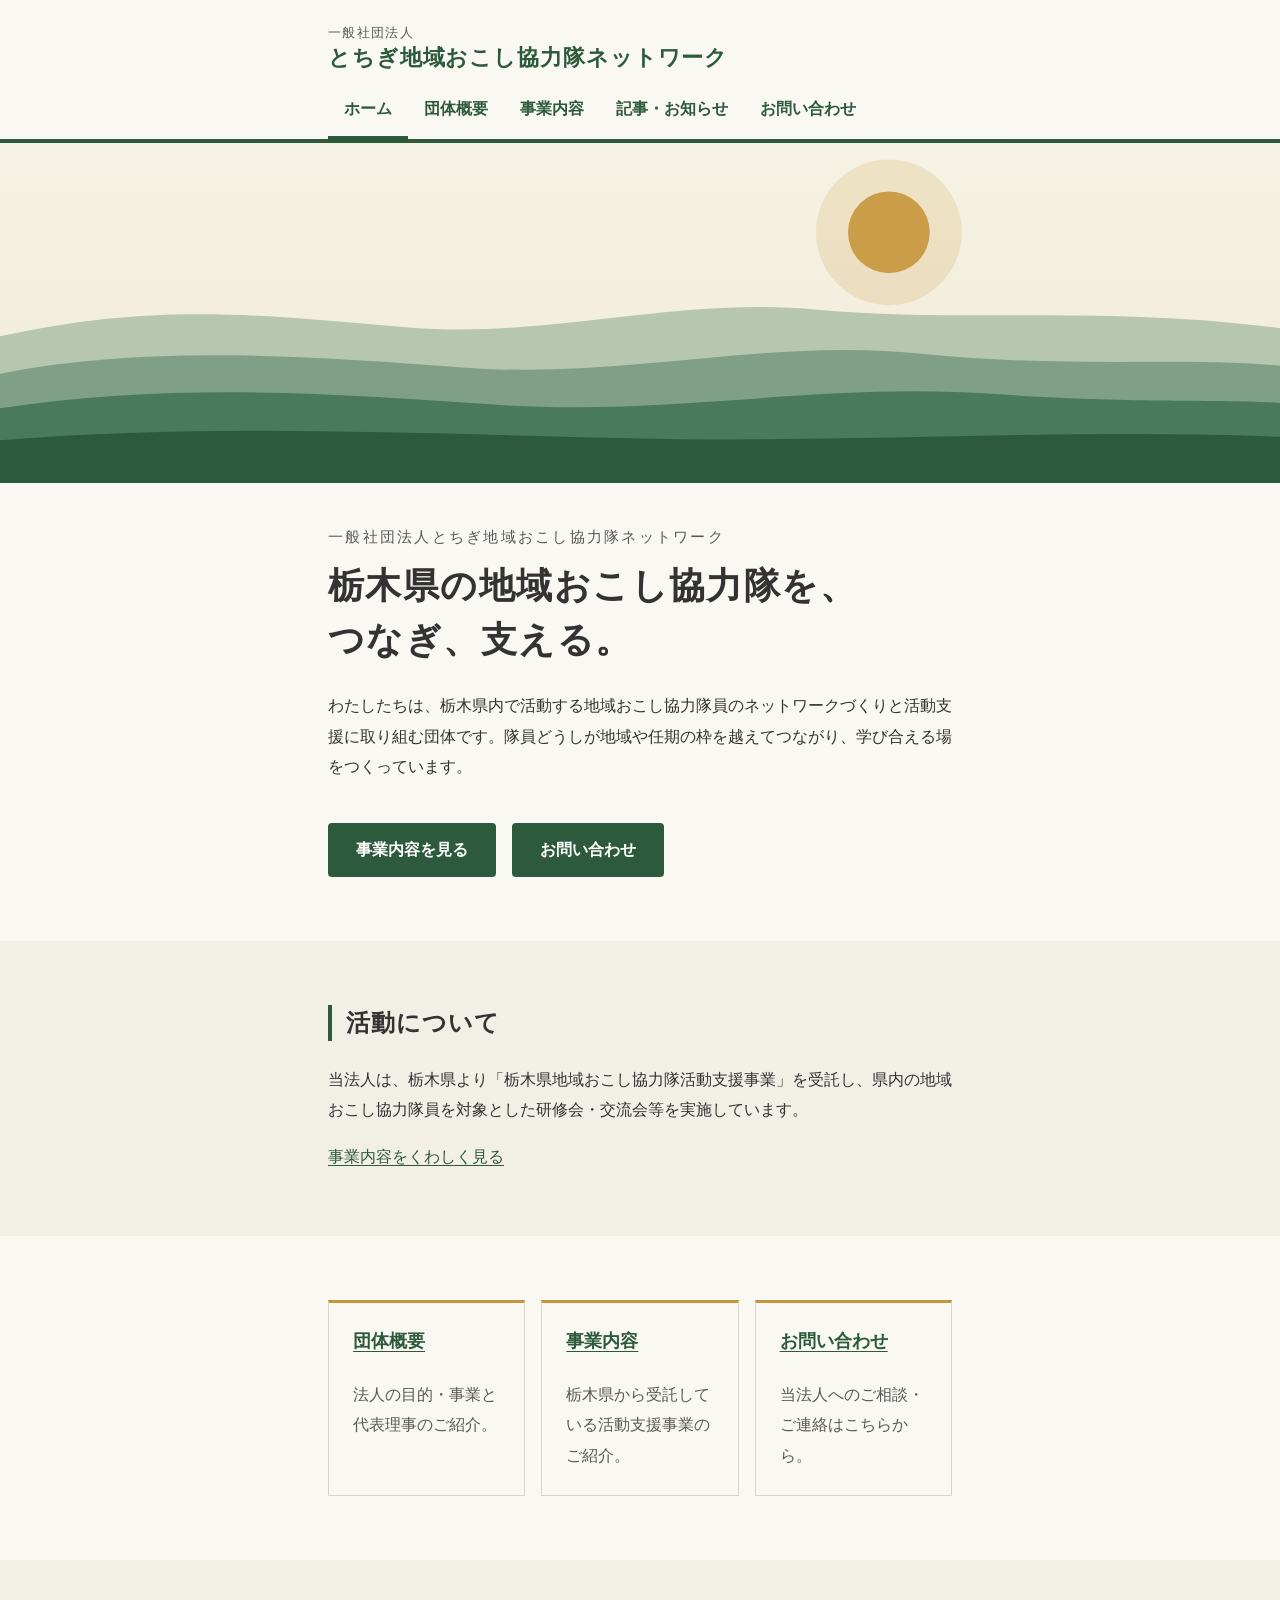
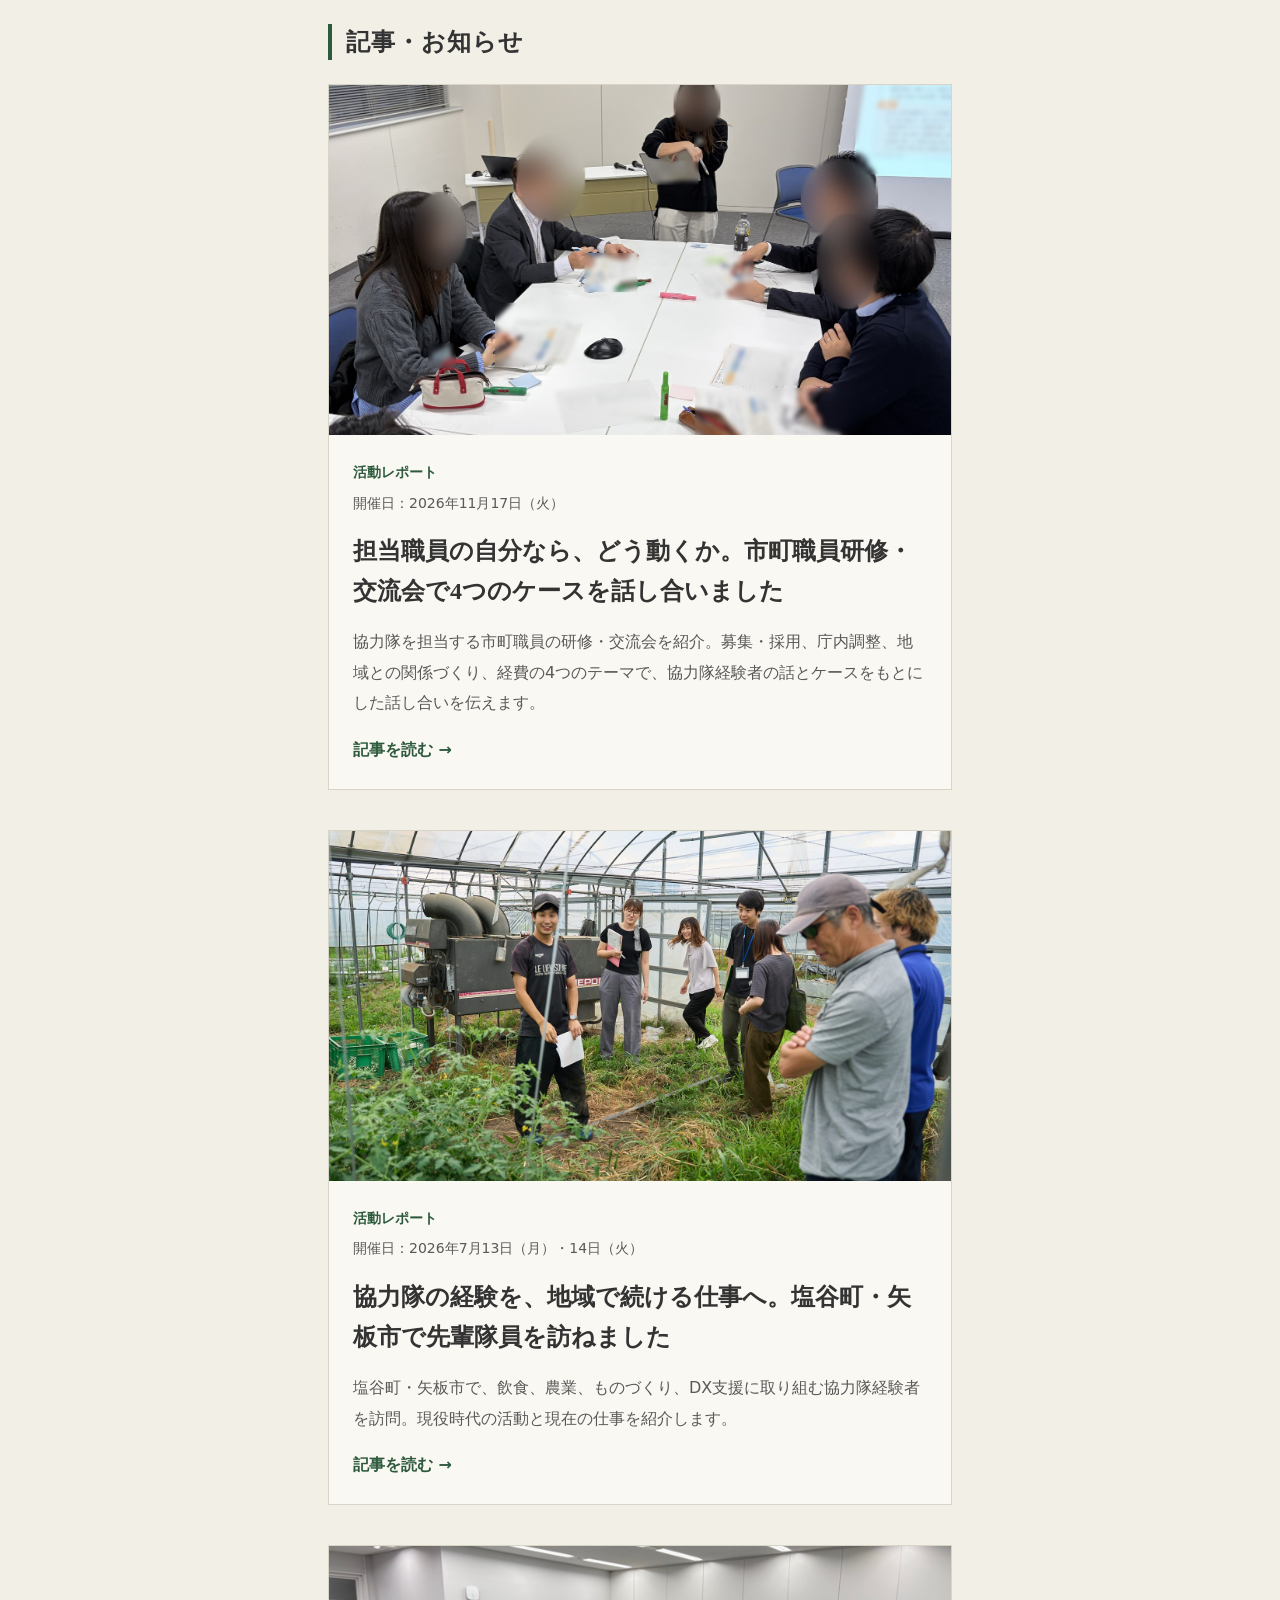
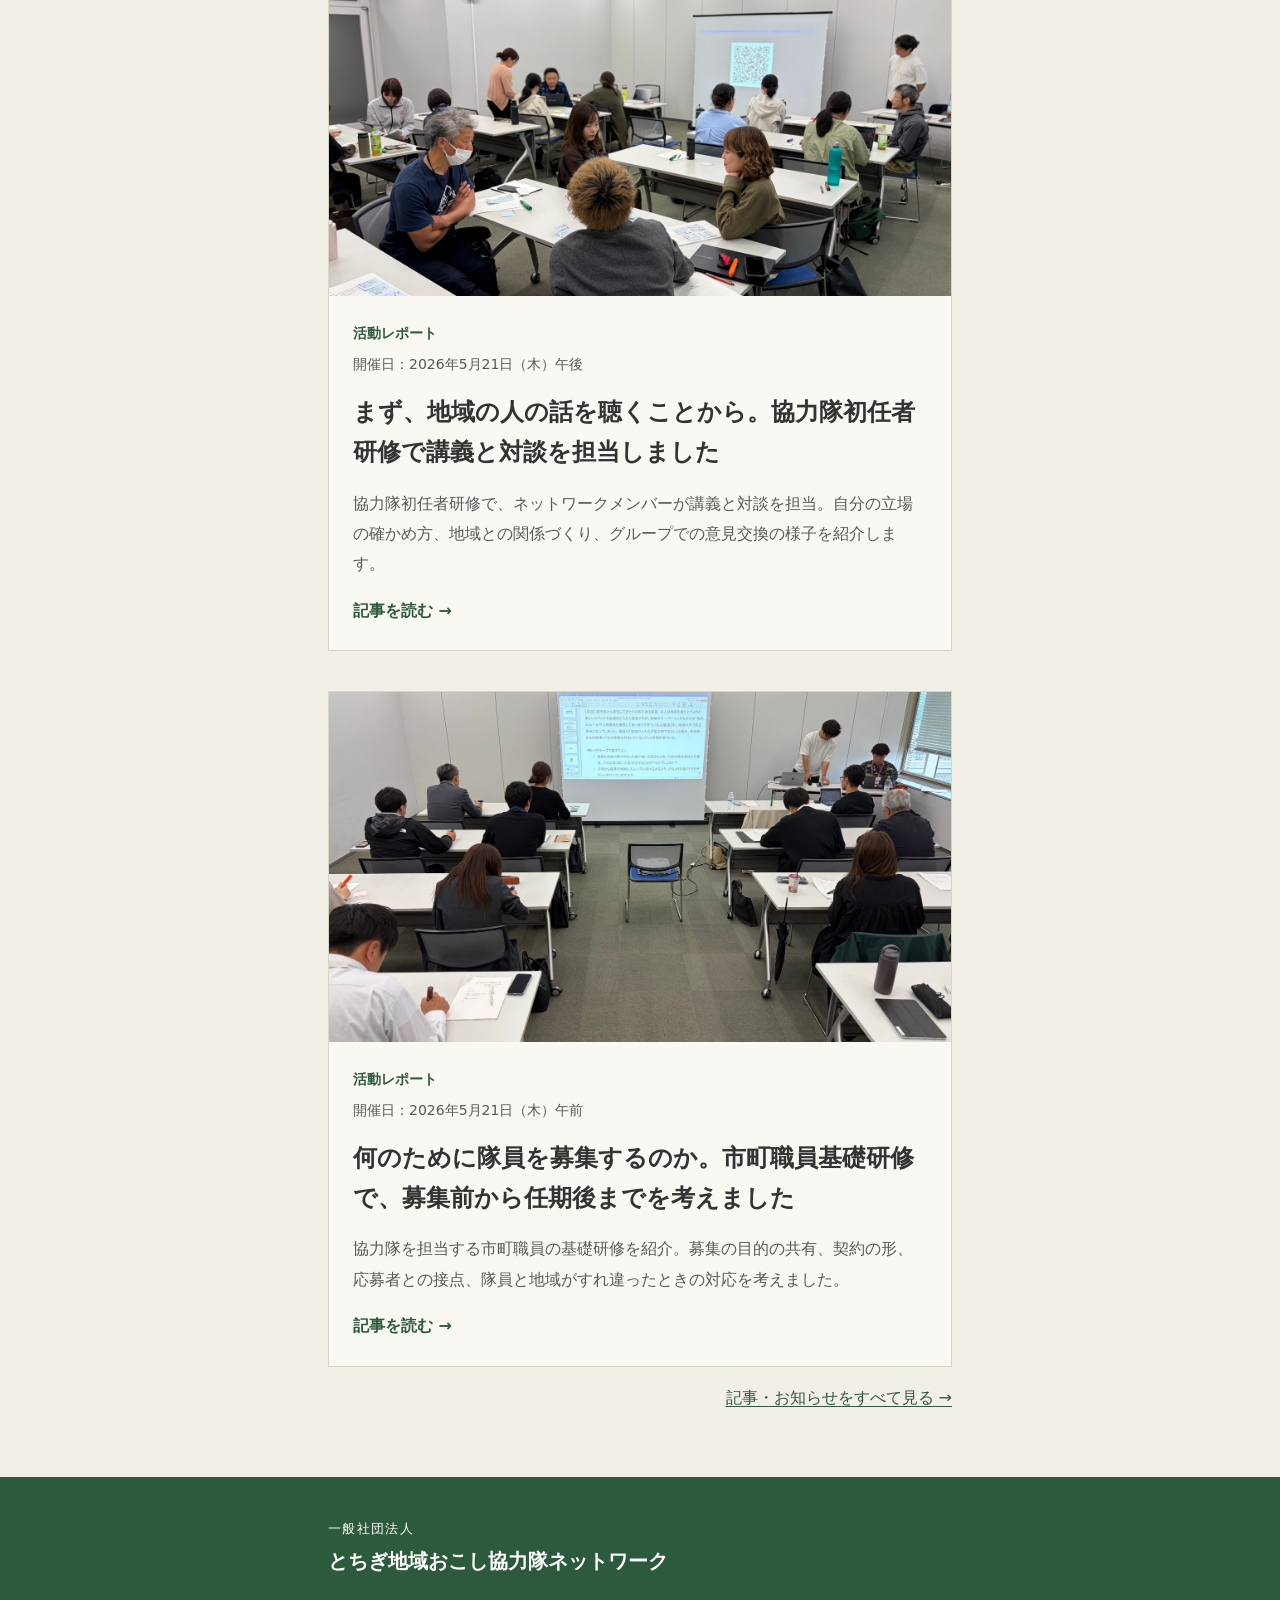
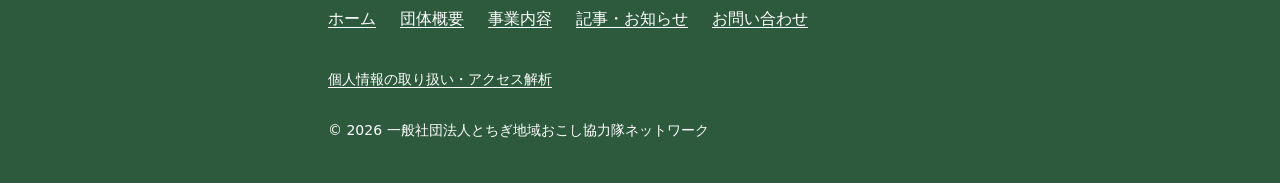
<file: index.html>
<!DOCTYPE html>
<html lang="ja">
<head>
  <meta charset="utf-8">
  <script defer src="js/analytics.js"></script>
  <meta name="viewport" content="width=device-width, initial-scale=1">
  <title>一般社団法人とちぎ地域おこし協力隊ネットワーク</title>
  <meta name="description" content="一般社団法人とちぎ地域おこし協力隊ネットワークは、栃木県内で活動する地域おこし協力隊員のネットワークづくりと活動支援に取り組む団体です。">
  <meta property="og:title" content="一般社団法人とちぎ地域おこし協力隊ネットワーク">
  <meta property="og:description" content="栃木県内で活動する地域おこし協力隊員のネットワークづくりと活動支援に取り組む団体です。">
  <meta property="og:type" content="website">
  <meta property="og:site_name" content="一般社団法人とちぎ地域おこし協力隊ネットワーク">
  <meta property="og:url" content="https://tochigi-kyoryokutai.or.jp/">
  <link rel="canonical" href="https://tochigi-kyoryokutai.or.jp/">
  <link rel="icon" href="favicon.svg" type="image/svg+xml">
  <link rel="stylesheet" href="css/styles.css?v=20261030-articles">
</head>
<body>
<!-- ▼共通ヘッダー(変更時は 全記事を含むすべてのHTMLを更新。aria-current の位置のみページごとに異なる) -->
<a class="skip-link" href="#main">本文へ移動</a>
<header class="site-header">
  <div class="container">
    <p class="site-brand">
      <a href="index.html">
        <span class="site-brand-org">一般社団法人</span>
        <span class="site-brand-name">とちぎ地域おこし協力隊<wbr>ネットワーク</span>
      </a>
    </p>
    <nav class="site-nav" aria-label="サイト内">
      <ul>
        <li><a href="index.html" aria-current="page">ホーム</a></li>
        <li><a href="about.html">団体概要</a></li>
        <li><a href="business.html">事業内容</a></li>
        <li><a href="articles.html">記事・お知らせ</a></li>
        <li><a href="contact.html">お問い合わせ</a></li>
      </ul>
    </nav>
  </div>
</header>
<!-- ▲共通ヘッダー -->

<main id="main">

  <!-- トップ装飾イラスト(自作SVG・ライセンスフリー。栃木の山並みと朝日がモチーフ) -->
  <div class="hero-visual" aria-hidden="true">
    <svg viewBox="0 0 1440 400" preserveAspectRatio="xMidYMax slice" focusable="false">
      <defs>
        <linearGradient id="sky" x1="0" y1="0" x2="0" y2="1">
          <stop offset="0" stop-color="#f7f3e4"/>
          <stop offset="1" stop-color="#efe9d6"/>
        </linearGradient>
      </defs>
      <rect width="1440" height="400" fill="url(#sky)"/>
      <circle cx="1000" cy="118" r="82" fill="#c8963c" opacity="0.18"/>
      <circle cx="1000" cy="118" r="46" fill="#c8963c" opacity="0.9"/>
      <path d="M0 235 C 180 195, 300 212, 460 225 C 620 238, 760 190, 920 205 C 1080 220, 1240 200, 1440 226 L1440 400 L0 400 Z" fill="#b7c6af"/>
      <path d="M0 277 C 160 245, 340 256, 520 270 C 700 284, 860 236, 1040 255 C 1200 271, 1330 258, 1440 268 L1440 400 L0 400 Z" fill="#7fa087"/>
      <path d="M0 316 C 200 286, 380 300, 560 312 C 760 325, 920 286, 1120 300 C 1280 311, 1370 305, 1440 310 L1440 400 L0 400 Z" fill="#4a7a5c"/>
      <path d="M0 352 C 240 332, 480 345, 720 350 C 960 355, 1200 338, 1440 348 L1440 400 L0 400 Z" fill="#2d5a3d"/>
    </svg>
  </div>

  <section class="hero" aria-labelledby="hero-heading">
    <div class="container">
      <p class="hero-label">一般社団法人<wbr>とちぎ地域おこし協力隊<wbr>ネットワーク</p>
      <!-- TODO: 定款「目的及び事業」の原文入手後、ミッション文言を見直す -->
      <h1 id="hero-heading">栃木県の<wbr>地域おこし協力隊を、<br>つなぎ、支える。</h1>
      <p class="hero-lead">わたしたちは、栃木県内で活動する地域おこし協力隊員のネットワークづくりと活動支援に取り組む団体です。隊員どうしが地域や任期の枠を越えてつながり、学び合える場をつくっています。</p>
      <p class="hero-actions">
        <a class="button" href="business.html">事業内容を見る</a>
        <a class="button" href="contact.html">お問い合わせ</a>
      </p>
    </div>
  </section>

  <section class="band band--surface" aria-labelledby="digest-heading">
    <div class="container">
      <h2 id="digest-heading">活動について</h2>
      <p>当法人は、栃木県より「栃木県地域おこし協力隊活動支援事業」を受託し、県内の地域おこし協力隊員を対象とした研修会・交流会等を実施しています。</p>
      <p><a href="business.html">事業内容をくわしく見る</a></p>
    </div>
  </section>

  <section class="band" aria-label="サイト内のご案内">
    <div class="container">
      <ul class="card-grid">
        <li class="card">
          <h3><a href="about.html">団体概要</a></h3>
          <p>法人の目的・事業と代表理事のご紹介。</p>
        </li>
        <li class="card">
          <h3><a href="business.html">事業内容</a></h3>
          <p>栃木県から受託している活動支援事業のご紹介。</p>
        </li>
        <li class="card">
          <h3><a href="contact.html">お問い合わせ</a></h3>
          <p>当法人へのご相談・ご連絡はこちらから。</p>
        </li>
      </ul>
    </div>
  </section>

  <section class="band band--surface" aria-labelledby="articles-heading">
    <div class="container">
      <h2 id="articles-heading">記事・お知らせ</h2>
      <ul class="article-list">
        <li class="article-list-item">
          <a class="article-card" href="report-2026-11-municipal-exchange.html">
            <img src="images/report-2026-11-03.jpg" width="1500" height="975" alt="経費のケースについて、テーブルで話し合う参加者" loading="lazy">
            <div class="article-card-body">
              <p class="article-category">活動レポート</p>
              <p class="article-meta">開催日：2026年11月17日（火）</p>
              <h3 class="article-card-title">担当職員の自分なら、どう動くか。市町職員研修・交流会で4つのケースを話し合いました</h3>
              <p class="article-card-description">協力隊を担当する市町職員の研修・交流会を紹介。募集・採用、庁内調整、地域との関係づくり、経費の4つのテーマで、協力隊経験者の話とケースをもとにした話し合いを伝えます。</p>
              <p class="article-card-more">記事を読む <span aria-hidden="true">→</span></p>
            </div>
          </a>
        </li>
        <li class="article-list-item">
          <a class="article-card" href="report-2026-07-exit-strategy.html">
            <img src="images/report-2026-07-03.jpg" width="1600" height="1066" alt="農園のハウスを見学する研修参加者" loading="lazy">
            <div class="article-card-body">
              <p class="article-category">活動レポート</p>
              <p class="article-meta">開催日：2026年7月13日（月）・14日（火）</p>
              <h3 class="article-card-title">協力隊の経験を、地域で続ける仕事へ。塩谷町・矢板市で先輩隊員を訪ねました</h3>
              <p class="article-card-description">塩谷町・矢板市で、飲食、農業、ものづくり、DX支援に取り組む協力隊経験者を訪問。現役時代の活動と現在の仕事を紹介します。</p>
              <p class="article-card-more">記事を読む <span aria-hidden="true">→</span></p>
            </div>
          </a>
        </li>
        <li class="article-list-item">
          <a class="article-card" href="report-2026-05-new-members.html">
            <img src="images/report-2026-05-01.jpg" width="1500" height="1125" alt="机を囲み、付箋や資料を使いながら話す初任者研修の参加者" loading="lazy">
            <div class="article-card-body">
              <p class="article-category">活動レポート</p>
              <p class="article-meta">開催日：2026年5月21日（木）午後</p>
              <h3 class="article-card-title">まず、地域の人の話を聴くことから。協力隊初任者研修で講義と対談を担当しました</h3>
              <p class="article-card-description">協力隊初任者研修で、ネットワークメンバーが講義と対談を担当。自分の立場の確かめ方、地域との関係づくり、グループでの意見交換の様子を紹介します。</p>
              <p class="article-card-more">記事を読む <span aria-hidden="true">→</span></p>
            </div>
          </a>
        </li>
        <li class="article-list-item">
          <a class="article-card" href="report-2026-05-municipal-staff.html">
            <img src="images/report-2026-05-02.jpg" width="1500" height="1125" alt="スクリーンに示されたケースを前に、付箋に意見を書く市町職員" loading="lazy">
            <div class="article-card-body">
              <p class="article-category">活動レポート</p>
              <p class="article-meta">開催日：2026年5月21日（木）午前</p>
              <h3 class="article-card-title">何のために隊員を募集するのか。市町職員基礎研修で、募集前から任期後までを考えました</h3>
              <p class="article-card-description">協力隊を担当する市町職員の基礎研修を紹介。募集の目的の共有、契約の形、応募者との接点、隊員と地域がすれ違ったときの対応を考えました。</p>
              <p class="article-card-more">記事を読む <span aria-hidden="true">→</span></p>
            </div>
          </a>
        </li>
      </ul>
      <p class="article-index-link"><a href="articles.html">記事・お知らせをすべて見る →</a></p>
    </div>
  </section>

  <!-- 新着note: 記事が1件以上あるときだけ js/news.js が hidden を外す -->
  <section id="news" class="band band--surface" data-limit="3" hidden aria-labelledby="news-heading">
    <div class="container">
      <h2 id="news-heading">noteの更新</h2>
      <ul class="news-list"></ul>
    </div>
  </section>

</main>

<!-- ▼共通フッター(変更時は 全記事を含むすべてのHTMLを更新) -->
<footer class="site-footer">
  <div class="container">
    <p class="footer-name"><span class="footer-name-org">一般社団法人</span><span class="footer-name-main">とちぎ地域おこし協力隊<wbr>ネットワーク</span></p>
    <nav class="footer-nav" aria-label="フッター">
      <ul>
        <li><a href="index.html">ホーム</a></li>
        <li><a href="about.html">団体概要</a></li>
        <li><a href="business.html">事業内容</a></li>
        <li><a href="articles.html">記事・お知らせ</a></li>
        <li><a href="contact.html">お問い合わせ</a></li>
      </ul>
    </nav>
    <p class="footer-copy"><a href="contact.html#privacy">個人情報の取り扱い・アクセス解析</a></p>
    <p class="footer-copy">© 2026 一般社団法人<wbr>とちぎ地域おこし協力隊<wbr>ネットワーク</p>
    <!-- TODO: 法人英語表記の理事確認後、footer-copy に英語表記を追記する -->
  </div>
</footer>
<!-- ▲共通フッター -->

<script src="js/note-policy.js" defer></script>
<script src="js/news.js?v=20261030-articles" defer></script>
</body>
</html>
</file>
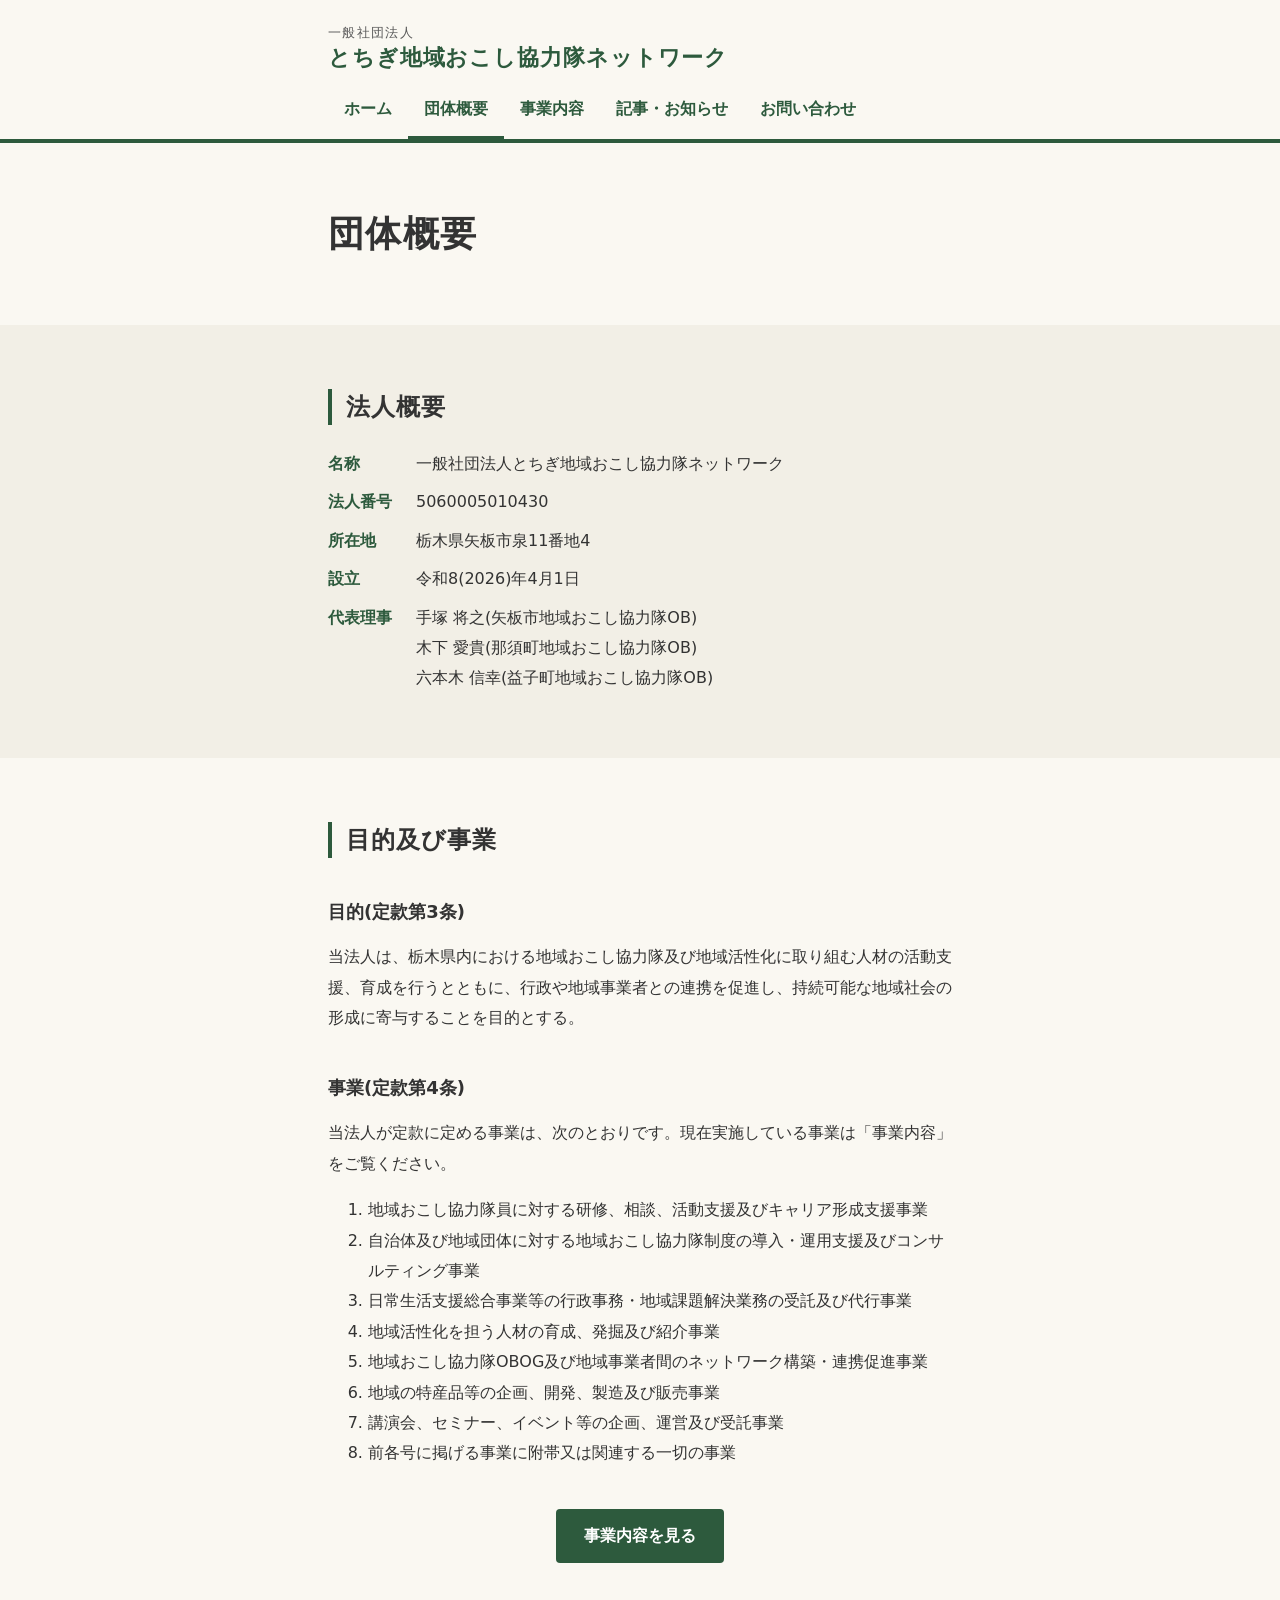
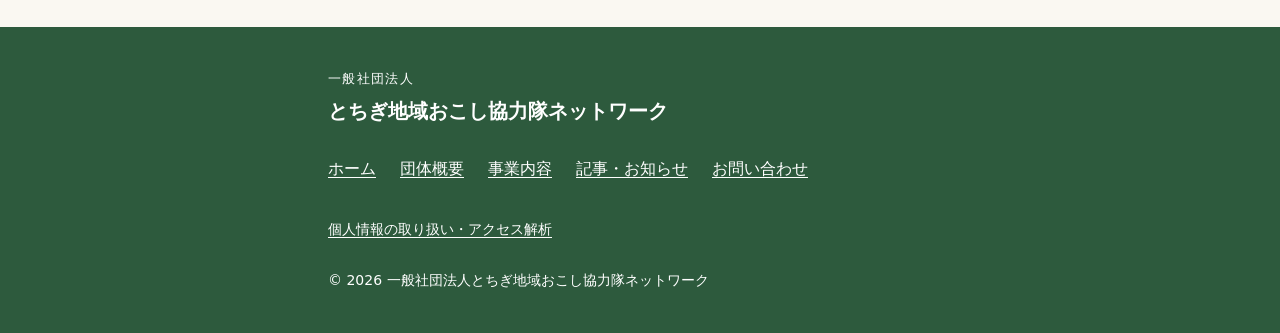
<file: about.html>
<!DOCTYPE html>
<html lang="ja">
<head>
  <meta charset="utf-8">
  <script defer src="js/analytics.js"></script>
  <meta name="viewport" content="width=device-width, initial-scale=1">
  <title>団体概要 | 一般社団法人とちぎ地域おこし協力隊ネットワーク</title>
  <meta name="description" content="一般社団法人とちぎ地域おこし協力隊ネットワークの団体概要。法人の目的及び事業、代表理事をご紹介します。">
  <meta property="og:title" content="団体概要 | 一般社団法人とちぎ地域おこし協力隊ネットワーク">
  <meta property="og:description" content="法人の目的及び事業、代表理事をご紹介します。">
  <meta property="og:type" content="website">
  <meta property="og:site_name" content="一般社団法人とちぎ地域おこし協力隊ネットワーク">
  <meta property="og:url" content="https://tochigi-kyoryokutai.or.jp/about">
  <link rel="canonical" href="https://tochigi-kyoryokutai.or.jp/about">
  <link rel="icon" href="favicon.svg" type="image/svg+xml">
  <link rel="stylesheet" href="css/styles.css?v=20261030-articles">
  <script type="application/ld+json">
  {
    "@context": "https://schema.org",
    "@type": "Organization",
    "name": "一般社団法人とちぎ地域おこし協力隊ネットワーク",
    "url": "https://tochigi-kyoryokutai.or.jp/"
  }
  </script>
  <!-- TODO: 英語表記確定後、"alternateName" を追加する -->
</head>
<body>
<!-- ▼共通ヘッダー(変更時は 全記事を含むすべてのHTMLを更新。aria-current の位置のみページごとに異なる) -->
<a class="skip-link" href="#main">本文へ移動</a>
<header class="site-header">
  <div class="container">
    <p class="site-brand">
      <a href="index.html">
        <span class="site-brand-org">一般社団法人</span>
        <span class="site-brand-name">とちぎ地域おこし協力隊<wbr>ネットワーク</span>
      </a>
    </p>
    <nav class="site-nav" aria-label="サイト内">
      <ul>
        <li><a href="index.html">ホーム</a></li>
        <li><a href="about.html" aria-current="page">団体概要</a></li>
        <li><a href="business.html">事業内容</a></li>
        <li><a href="articles.html">記事・お知らせ</a></li>
        <li><a href="contact.html">お問い合わせ</a></li>
      </ul>
    </nav>
  </div>
</header>
<!-- ▲共通ヘッダー -->

<main id="main">

  <section class="band" aria-labelledby="page-heading">
    <div class="container">
      <h1 id="page-heading">団体概要</h1>
    </div>
  </section>

  <section class="band band--surface" aria-labelledby="org-heading">
    <div class="container">
      <h2 id="org-heading">法人概要</h2>
      <dl class="org-table">
        <dt>名称</dt>
        <dd class="keep-all">一般社団法人<wbr>とちぎ地域おこし協力隊<wbr>ネットワーク</dd>
        <dt>法人番号</dt>
        <dd>5060005010430</dd>
        <dt>所在地</dt>
        <dd>栃木県矢板市泉11番地4</dd>
        <dt>設立</dt>
        <dd><time datetime="2026-04-01">令和8(2026)年4月1日</time></dd>
        <dt>代表理事</dt>
        <dd>
          手塚 将之(矢板市地域おこし協力隊OB)<br>
          木下 愛貴(那須町地域おこし協力隊OB)<br>
          六本木 信幸(益子町地域おこし協力隊OB)
        </dd>
      </dl>
    </div>
  </section>

  <section class="band" aria-labelledby="purpose-heading">
    <div class="container">
      <h2 id="purpose-heading">目的及び事業</h2>
      <!-- 定款第3条・第4条。正本は ../tochigi-network/admin/定款_2026-04-01.md で、書き換えるのは定款を変更したときだけ。
           第4条(3)は定款原文の「日常生活支援総合事業(日々サポ)等」から、内輪の略語である「(日々サポ)」だけを
           落としている(2026-09-21 決定)。号の構成・順序・それ以外の文言は原文どおり。 -->

      <h3>目的(定款第3条)</h3>
      <p>当法人は、栃木県内における地域おこし協力隊及び地域活性化に取り組む人材の活動支援、育成を行うとともに、行政や地域事業者との連携を促進し、持続可能な地域社会の形成に寄与することを目的とする。</p>

      <h3>事業(定款第4条)</h3>
      <p>当法人が定款に定める事業は、次のとおりです。現在実施している事業は「事業内容」をご覧ください。</p>
      <ol>
        <li>地域おこし協力隊員に対する研修、相談、活動支援及びキャリア形成支援事業</li>
        <li>自治体及び地域団体に対する地域おこし協力隊制度の導入・運用支援及びコンサルティング事業</li>
        <li>日常生活支援総合事業等の行政事務・地域課題解決業務の受託及び代行事業</li>
        <li>地域活性化を担う人材の育成、発掘及び紹介事業</li>
        <li>地域おこし協力隊OBOG及び地域事業者間のネットワーク構築・連携促進事業</li>
        <li>地域の特産品等の企画、開発、製造及び販売事業</li>
        <li>講演会、セミナー、イベント等の企画、運営及び受託事業</li>
        <li>前各号に掲げる事業に附帯又は関連する一切の事業</li>
      </ol>
      <div class="page-cta">
        <a class="button" href="business.html">事業内容を見る</a>
      </div>
    </div>
  </section>

</main>

<!-- ▼共通フッター(変更時は 全記事を含むすべてのHTMLを更新) -->
<footer class="site-footer">
  <div class="container">
    <p class="footer-name"><span class="footer-name-org">一般社団法人</span><span class="footer-name-main">とちぎ地域おこし協力隊<wbr>ネットワーク</span></p>
    <nav class="footer-nav" aria-label="フッター">
      <ul>
        <li><a href="index.html">ホーム</a></li>
        <li><a href="about.html">団体概要</a></li>
        <li><a href="business.html">事業内容</a></li>
        <li><a href="articles.html">記事・お知らせ</a></li>
        <li><a href="contact.html">お問い合わせ</a></li>
      </ul>
    </nav>
    <p class="footer-copy"><a href="contact.html#privacy">個人情報の取り扱い・アクセス解析</a></p>
    <p class="footer-copy">© 2026 一般社団法人<wbr>とちぎ地域おこし協力隊<wbr>ネットワーク</p>
    <!-- TODO: 法人英語表記の理事確認後、footer-copy に英語表記を追記する -->
  </div>
</footer>
<!-- ▲共通フッター -->

</body>
</html>
</file>
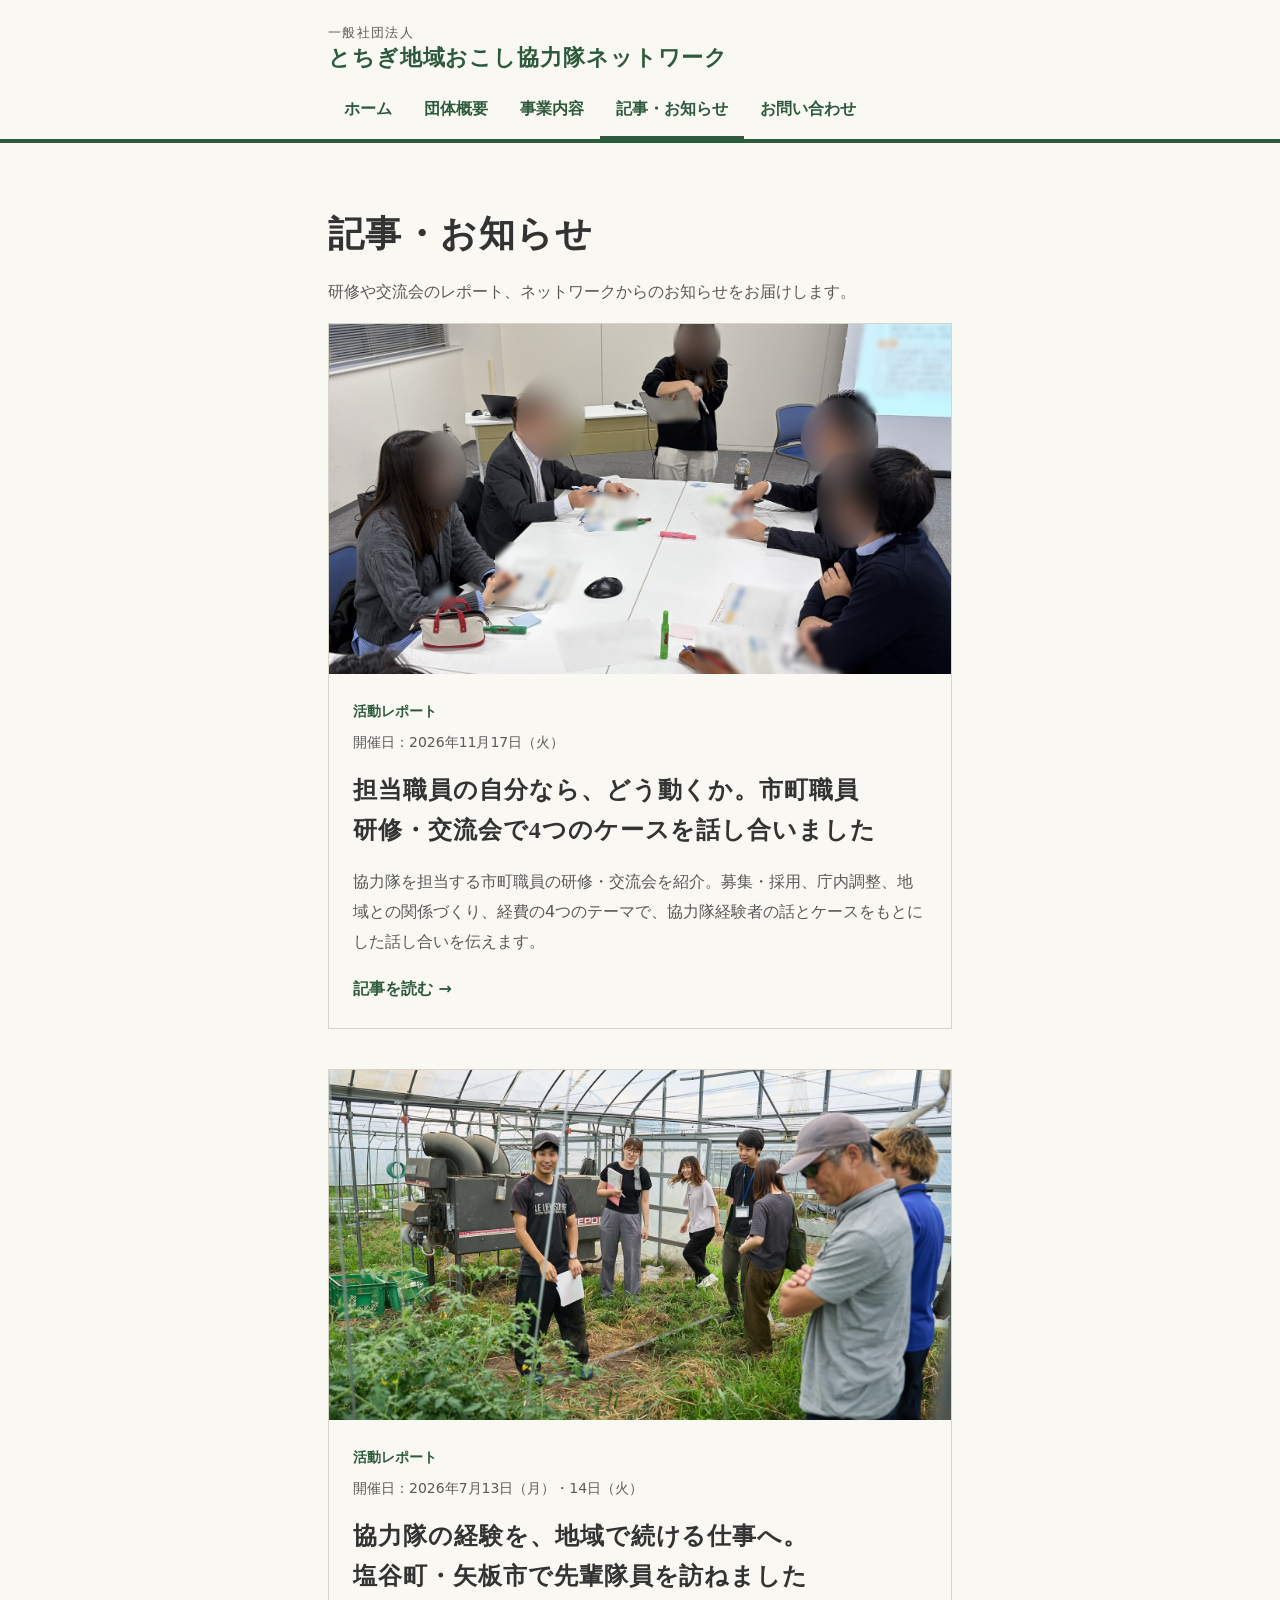
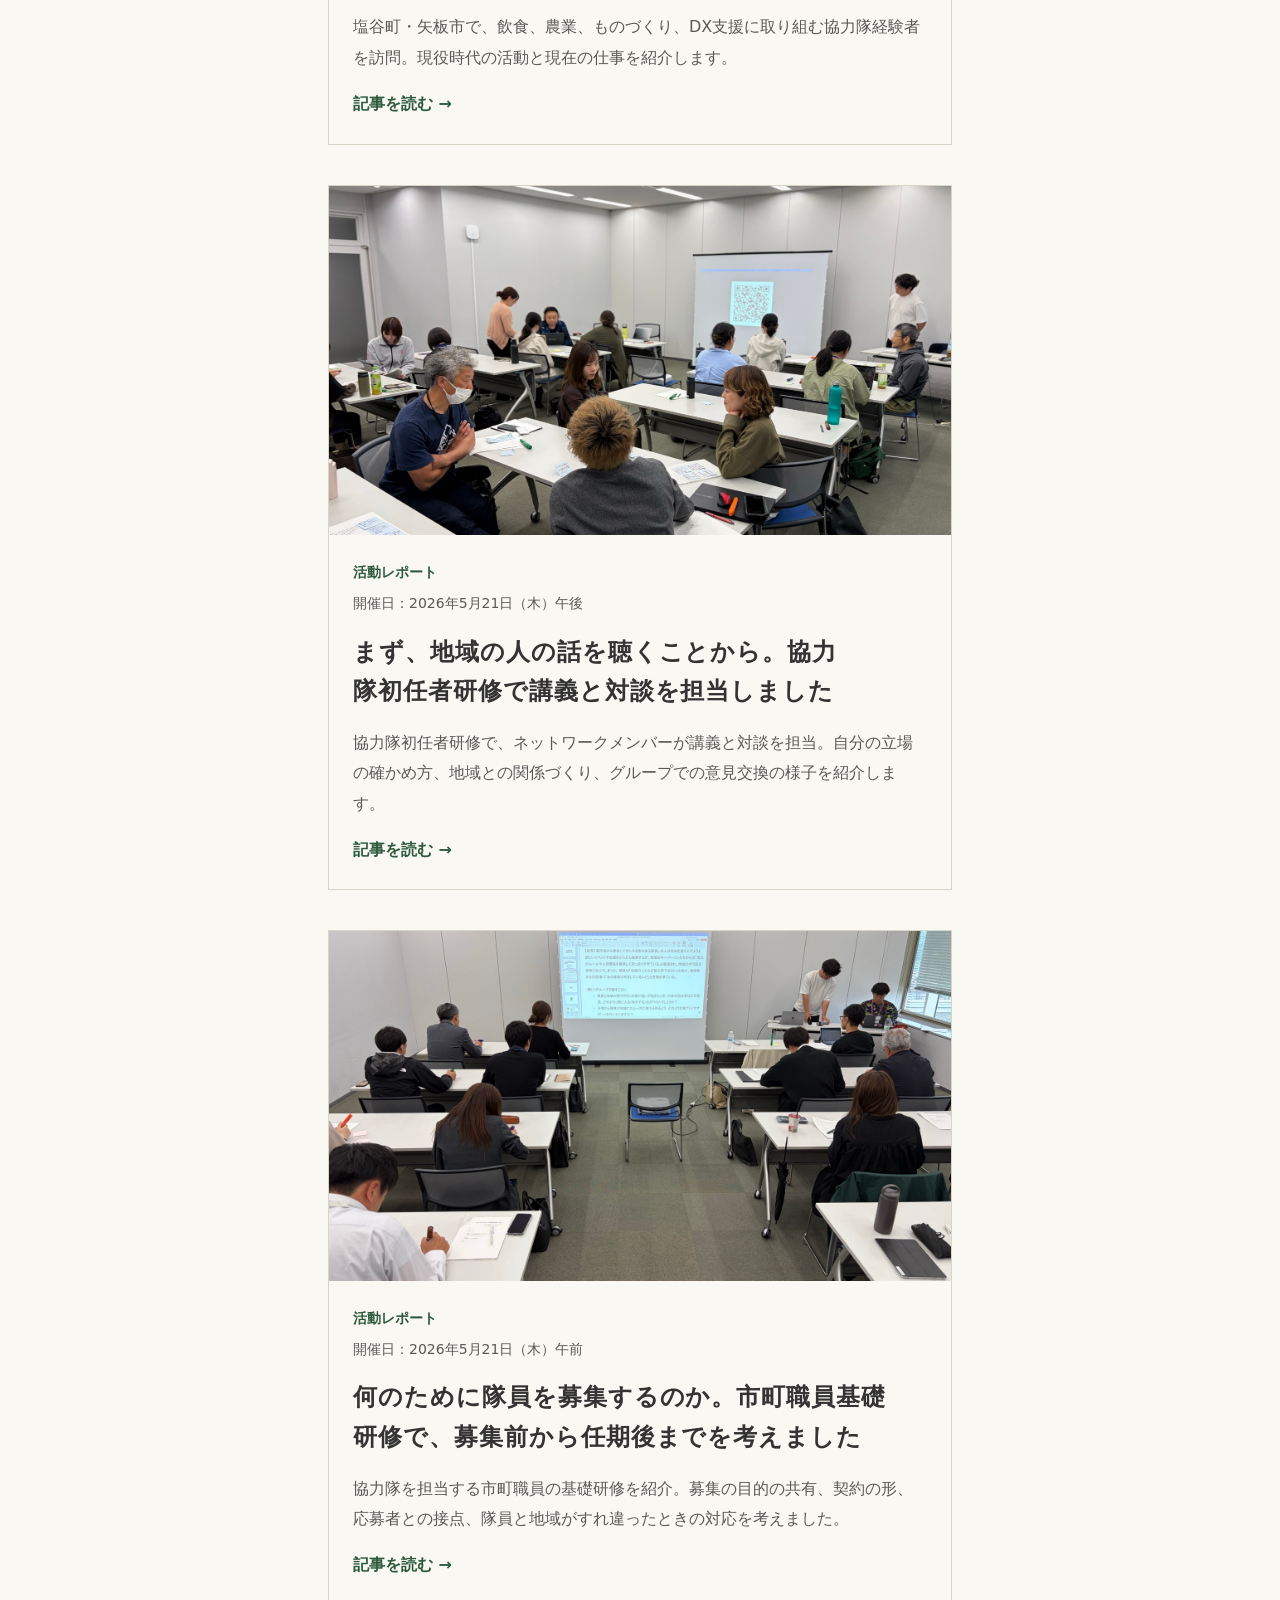
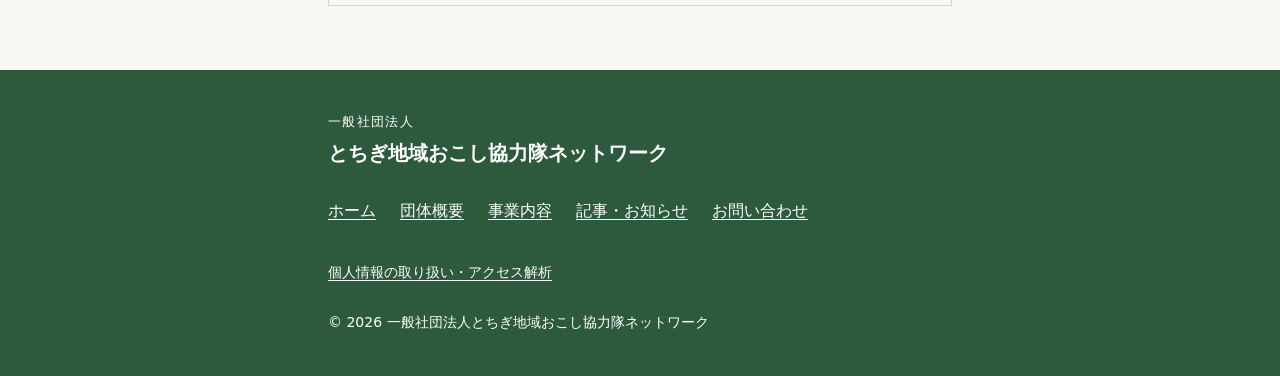
<file: articles.html>
<!DOCTYPE html>
<html lang="ja">
<head>
  <meta charset="utf-8">
  <meta name="viewport" content="width=device-width, initial-scale=1">
  <title>記事・お知らせ | 一般社団法人とちぎ地域おこし協力隊ネットワーク</title>
  <meta name="description" content="ネットワークの活動レポートやお知らせをお届けします。">
  <meta property="og:title" content="記事・お知らせ">
  <meta property="og:description" content="ネットワークの活動レポートやお知らせをお届けします。">
  <meta property="og:type" content="website">
  <meta property="og:site_name" content="一般社団法人とちぎ地域おこし協力隊ネットワーク">
  <meta property="og:url" content="https://tochigi-kyoryokutai.or.jp/articles">
  <link rel="canonical" href="https://tochigi-kyoryokutai.or.jp/articles">
  <link rel="icon" href="favicon.svg" type="image/svg+xml">
  <link rel="stylesheet" href="css/styles.css?v=20261030-articles">
  <script defer src="js/analytics.js"></script>
</head>
<body>
<!-- ▼共通ヘッダー(変更時は 全記事を含むすべてのHTMLを更新。aria-current の位置のみページごとに異なる) -->
<a class="skip-link" href="#main">本文へ移動</a>
<header class="site-header">
  <div class="container">
    <p class="site-brand">
      <a href="index.html">
        <span class="site-brand-org">一般社団法人</span>
        <span class="site-brand-name">とちぎ地域おこし協力隊<wbr>ネットワーク</span>
      </a>
    </p>
    <nav class="site-nav" aria-label="サイト内">
      <ul>
        <li><a href="index.html">ホーム</a></li>
        <li><a href="about.html">団体概要</a></li>
        <li><a href="business.html">事業内容</a></li>
        <li><a href="articles.html" aria-current="page">記事・お知らせ</a></li>
        <li><a href="contact.html">お問い合わせ</a></li>
      </ul>
    </nav>
  </div>
</header>
<!-- ▲共通ヘッダー -->
<main id="main">
  <section class="band" aria-labelledby="page-heading">
    <div class="container">
      <h1 id="page-heading">記事・お知らせ</h1>
      <p class="page-intro">研修や交流会のレポート、ネットワークからのお知らせをお届けします。</p>
      <ul class="article-list">
        <li class="article-list-item">
          <a class="article-card" href="report-2026-11-municipal-exchange.html">
            <img src="images/report-2026-11-03.jpg" width="1500" height="975" alt="経費のケースについて、テーブルで話し合う参加者" loading="lazy">
            <div class="article-card-body">
              <p class="article-category">活動レポート</p>
              <p class="article-meta">開催日：2026年11月17日（火）</p>
              <h2 class="article-card-title">担当職員の自分なら、どう動くか。市町職員研修・交流会で4つのケースを話し合いました</h2>
              <p class="article-card-description">協力隊を担当する市町職員の研修・交流会を紹介。募集・採用、庁内調整、地域との関係づくり、経費の4つのテーマで、協力隊経験者の話とケースをもとにした話し合いを伝えます。</p>
              <p class="article-card-more">記事を読む <span aria-hidden="true">→</span></p>
            </div>
          </a>
        </li>
        <li class="article-list-item">
          <a class="article-card" href="report-2026-07-exit-strategy.html">
            <img src="images/report-2026-07-03.jpg" width="1600" height="1066" alt="農園のハウスを見学する研修参加者" loading="lazy">
            <div class="article-card-body">
              <p class="article-category">活動レポート</p>
              <p class="article-meta">開催日：2026年7月13日（月）・14日（火）</p>
              <h2 class="article-card-title">協力隊の経験を、地域で続ける仕事へ。塩谷町・矢板市で先輩隊員を訪ねました</h2>
              <p class="article-card-description">塩谷町・矢板市で、飲食、農業、ものづくり、DX支援に取り組む協力隊経験者を訪問。現役時代の活動と現在の仕事を紹介します。</p>
              <p class="article-card-more">記事を読む <span aria-hidden="true">→</span></p>
            </div>
          </a>
        </li>
        <li class="article-list-item">
          <a class="article-card" href="report-2026-05-new-members.html">
            <img src="images/report-2026-05-01.jpg" width="1500" height="1125" alt="机を囲み、付箋や資料を使いながら話す初任者研修の参加者" loading="lazy">
            <div class="article-card-body">
              <p class="article-category">活動レポート</p>
              <p class="article-meta">開催日：2026年5月21日（木）午後</p>
              <h2 class="article-card-title">まず、地域の人の話を聴くことから。協力隊初任者研修で講義と対談を担当しました</h2>
              <p class="article-card-description">協力隊初任者研修で、ネットワークメンバーが講義と対談を担当。自分の立場の確かめ方、地域との関係づくり、グループでの意見交換の様子を紹介します。</p>
              <p class="article-card-more">記事を読む <span aria-hidden="true">→</span></p>
            </div>
          </a>
        </li>
        <li class="article-list-item">
          <a class="article-card" href="report-2026-05-municipal-staff.html">
            <img src="images/report-2026-05-02.jpg" width="1500" height="1125" alt="スクリーンに示されたケースを前に、付箋に意見を書く市町職員" loading="lazy">
            <div class="article-card-body">
              <p class="article-category">活動レポート</p>
              <p class="article-meta">開催日：2026年5月21日（木）午前</p>
              <h2 class="article-card-title">何のために隊員を募集するのか。市町職員基礎研修で、募集前から任期後までを考えました</h2>
              <p class="article-card-description">協力隊を担当する市町職員の基礎研修を紹介。募集の目的の共有、契約の形、応募者との接点、隊員と地域がすれ違ったときの対応を考えました。</p>
              <p class="article-card-more">記事を読む <span aria-hidden="true">→</span></p>
            </div>
          </a>
        </li>
      </ul>
    </div>
  </section>
</main>
<!-- ▼共通フッター(変更時は 全記事を含むすべてのHTMLを更新) -->
<footer class="site-footer">
  <div class="container">
    <p class="footer-name"><span class="footer-name-org">一般社団法人</span><span class="footer-name-main">とちぎ地域おこし協力隊<wbr>ネットワーク</span></p>
    <nav class="footer-nav" aria-label="フッター">
      <ul>
        <li><a href="index.html">ホーム</a></li>
        <li><a href="about.html">団体概要</a></li>
        <li><a href="business.html">事業内容</a></li>
        <li><a href="articles.html">記事・お知らせ</a></li>
        <li><a href="contact.html">お問い合わせ</a></li>
      </ul>
    </nav>
    <p class="footer-copy"><a href="contact.html#privacy">個人情報の取り扱い・アクセス解析</a></p>
    <p class="footer-copy">© 2026 一般社団法人<wbr>とちぎ地域おこし協力隊<wbr>ネットワーク</p>
    <!-- TODO: 法人英語表記の理事確認後、footer-copy に英語表記を追記する -->
  </div>
</footer>
<!-- ▲共通フッター -->
</body>
</html>
</file>
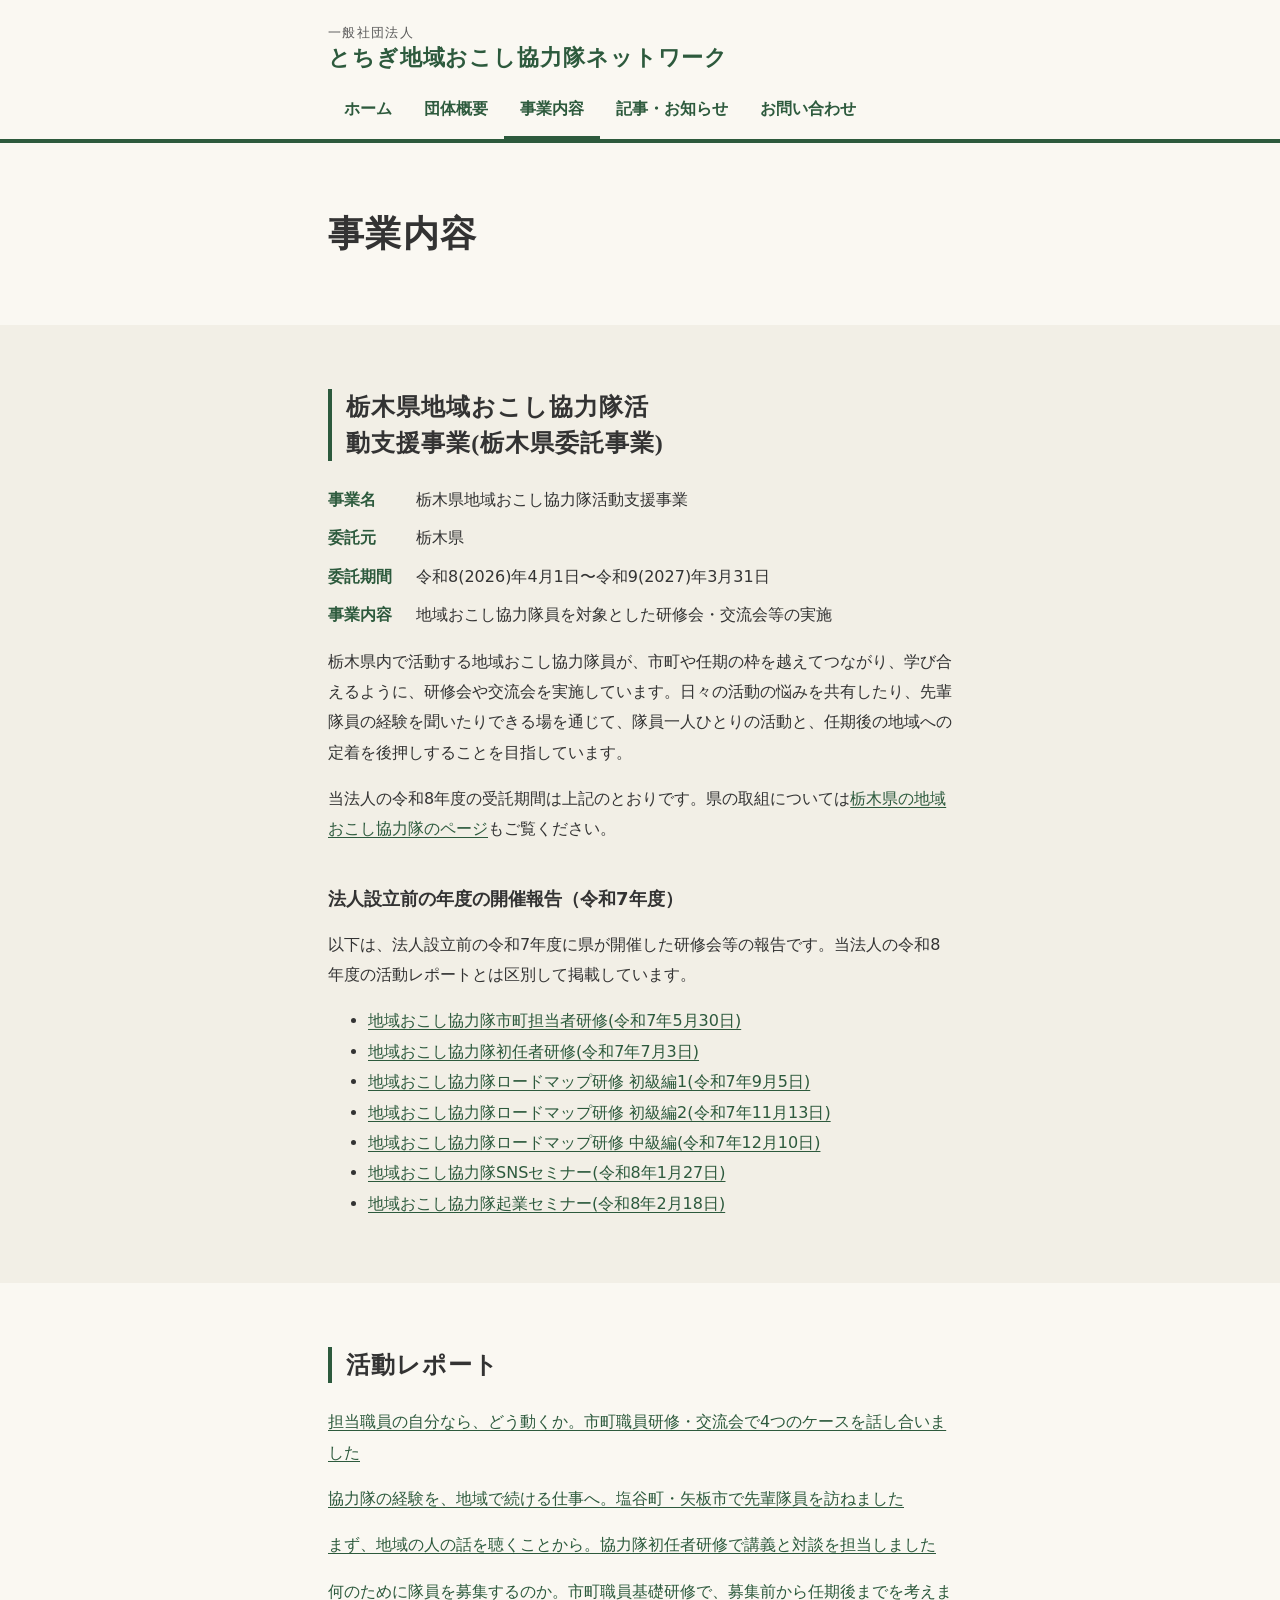
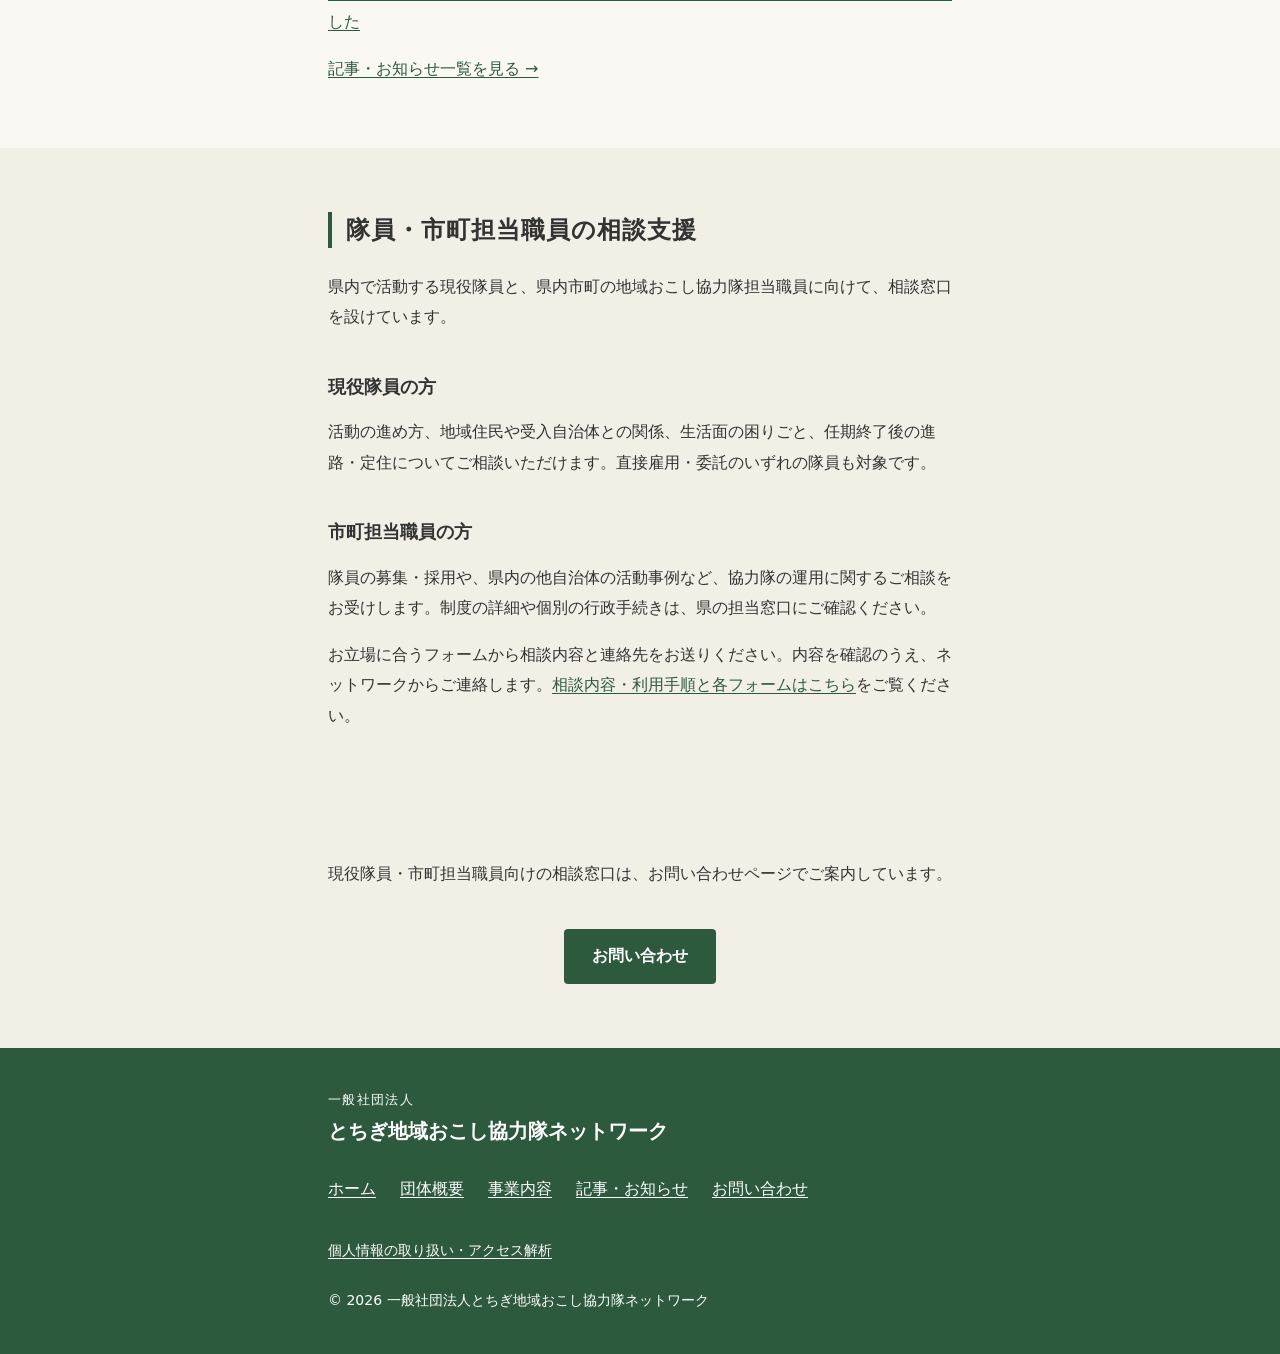
<file: business.html>
<!DOCTYPE html>
<html lang="ja">
<head>
  <meta charset="utf-8">
  <script defer src="js/analytics.js"></script>
  <meta name="viewport" content="width=device-width, initial-scale=1">
  <title>事業内容 | 一般社団法人とちぎ地域おこし協力隊ネットワーク</title>
  <meta name="description" content="一般社団法人とちぎ地域おこし協力隊ネットワークの事業内容。栃木県から受託している地域おこし協力隊活動支援事業をご紹介します。">
  <meta property="og:title" content="事業内容 | 一般社団法人とちぎ地域おこし協力隊ネットワーク">
  <meta property="og:description" content="栃木県から受託している地域おこし協力隊活動支援事業をご紹介します。">
  <meta property="og:type" content="website">
  <meta property="og:site_name" content="一般社団法人とちぎ地域おこし協力隊ネットワーク">
  <meta property="og:url" content="https://tochigi-kyoryokutai.or.jp/business">
  <link rel="canonical" href="https://tochigi-kyoryokutai.or.jp/business">
  <link rel="icon" href="favicon.svg" type="image/svg+xml">
  <link rel="stylesheet" href="css/styles.css?v=20261030-articles">
</head>
<body>
<!-- ▼共通ヘッダー(変更時は 全記事を含むすべてのHTMLを更新。aria-current の位置のみページごとに異なる) -->
<a class="skip-link" href="#main">本文へ移動</a>
<header class="site-header">
  <div class="container">
    <p class="site-brand">
      <a href="index.html">
        <span class="site-brand-org">一般社団法人</span>
        <span class="site-brand-name">とちぎ地域おこし協力隊<wbr>ネットワーク</span>
      </a>
    </p>
    <nav class="site-nav" aria-label="サイト内">
      <ul>
        <li><a href="index.html">ホーム</a></li>
        <li><a href="about.html">団体概要</a></li>
        <li><a href="business.html" aria-current="page">事業内容</a></li>
        <li><a href="articles.html">記事・お知らせ</a></li>
        <li><a href="contact.html">お問い合わせ</a></li>
      </ul>
    </nav>
  </div>
</header>
<!-- ▲共通ヘッダー -->

<main id="main">

  <section class="band" aria-labelledby="page-heading">
    <div class="container">
      <h1 id="page-heading">事業内容</h1>
    </div>
  </section>

  <section class="band band--surface" aria-labelledby="itaku-heading">
    <div class="container">
      <h2 id="itaku-heading">栃木県地域おこし協力隊活動支援事業(栃木県委託事業)</h2>
      <dl class="org-table">
        <dt>事業名</dt>
        <dd>栃木県地域おこし協力隊活動支援事業</dd>
        <dt>委託元</dt>
        <dd>栃木県</dd>
        <dt>委託期間</dt>
        <dd>令和8(2026)年4月1日〜令和9(2027)年3月31日</dd>
        <dt>事業内容</dt>
        <dd>地域おこし協力隊員を対象とした研修会・交流会等の実施</dd>
      </dl>
      <p>栃木県内で活動する地域おこし協力隊員が、市町や任期の枠を越えてつながり、学び合えるように、研修会や交流会を実施しています。日々の活動の悩みを共有したり、先輩隊員の経験を聞いたりできる場を通じて、隊員一人ひとりの活動と、任期後の地域への定着を後押しすることを目指しています。</p>
      <p>当法人の令和8年度の受託期間は上記のとおりです。県の取組については<a href="https://www.pref.tochigi.lg.jp/a03/kyoryokutai.html" rel="external">栃木県の地域おこし協力隊のページ</a>もご覧ください。</p>

      <h3>法人設立前の年度の開催報告（令和7年度）</h3>
      <p>以下は、法人設立前の令和7年度に県が開催した研修会等の報告です。当法人の令和8年度の活動レポートとは区別して掲載しています。</p>
      <ul>
        <li><a href="https://www.pref.tochigi.lg.jp/a03/kyouryokutai/r7kyouryokutaishimachikensyuu.html" rel="external">地域おこし協力隊市町担当者研修(令和7年5月30日)</a></li>
        <li><a href="https://www.pref.tochigi.lg.jp/a03/kyouryokutai/070703_kyouryokoutaikensyuu.html" rel="external">地域おこし協力隊初任者研修(令和7年7月3日)</a></li>
        <li><a href="https://www.pref.tochigi.lg.jp/a03/kyouryokutai/070903_kyouryokutaikennsyuu.html" rel="external">地域おこし協力隊ロードマップ研修 初級編1(令和7年9月5日)</a></li>
        <li><a href="https://www.pref.tochigi.lg.jp/a03/kyouryokutai/071113_kyouryokutaikensyuu.html" rel="external">地域おこし協力隊ロードマップ研修 初級編2(令和7年11月13日)</a></li>
        <li><a href="https://www.pref.tochigi.lg.jp/a03/kyouryokutai/071210_kyouryokutaikennsyuu.html" rel="external">地域おこし協力隊ロードマップ研修 中級編(令和7年12月10日)</a></li>
        <li><a href="https://www.pref.tochigi.lg.jp/a03/kyouryokutai/080127_kyouryokutaikensyuu.html" rel="external">地域おこし協力隊SNSセミナー(令和8年1月27日)</a></li>
        <li><a href="https://www.pref.tochigi.lg.jp/a03/kyouryokutai/080218_kyouryookutaikennsyuu.html" rel="external">地域おこし協力隊起業セミナー(令和8年2月18日)</a></li>
      </ul>
    </div>
  </section>

  <section class="band" aria-labelledby="reports-heading">
    <div class="container">
      <h2 id="reports-heading">活動レポート</h2>
      <p><a href="report-2026-11-municipal-exchange.html">担当職員の自分なら、どう動くか。市町職員研修・交流会で4つのケースを話し合いました</a></p>
      <p><a href="report-2026-07-exit-strategy.html">協力隊の経験を、地域で続ける仕事へ。塩谷町・矢板市で先輩隊員を訪ねました</a></p>
      <p><a href="report-2026-05-new-members.html">まず、地域の人の話を聴くことから。協力隊初任者研修で講義と対談を担当しました</a></p>
      <p><a href="report-2026-05-municipal-staff.html">何のために隊員を募集するのか。市町職員基礎研修で、募集前から任期後までを考えました</a></p>
      <p><a href="articles.html">記事・お知らせ一覧を見る →</a></p>
    </div>
  </section>

  <section class="band band--surface" aria-labelledby="support-heading">
    <div class="container">
      <h2 id="support-heading">隊員・市町担当職員の相談支援</h2>
      <p>県内で活動する現役隊員と、県内市町の地域おこし協力隊担当職員に向けて、相談窓口を設けています。</p>
      <h3>現役隊員の方</h3>
      <p>活動の進め方、地域住民や受入自治体との関係、生活面の困りごと、任期終了後の進路・定住についてご相談いただけます。直接雇用・委託のいずれの隊員も対象です。</p>
      <h3>市町担当職員の方</h3>
      <p>隊員の募集・採用や、県内の他自治体の活動事例など、協力隊の運用に関するご相談をお受けします。制度の詳細や個別の行政手続きは、県の担当窓口にご確認ください。</p>
      <p>お立場に合うフォームから相談内容と連絡先をお送りください。内容を確認のうえ、ネットワークからご連絡します。<a href="contact.html">相談内容・利用手順と各フォームはこちら</a>をご覧ください。</p>
    </div>
  </section>

  <!-- note記事一覧: 記事が1件以上あるときだけ js/news.js が hidden を外す -->
  <section id="news" class="band" data-limit="10" hidden aria-labelledby="news-heading">
    <div class="container">
      <h2 id="news-heading">noteの活動レポート</h2>
      <ul class="news-list"></ul>
      <p>活動の様子は <a href="https://note.com/tochioko_nw" rel="external">note</a> でも発信しています。</p>
    </div>
  </section>

  <section class="band band--surface" aria-label="お問い合わせへの案内">
    <div class="container">
      <p>現役隊員・市町担当職員向けの相談窓口は、お問い合わせページでご案内しています。</p>
      <div class="page-cta">
        <a class="button" href="contact.html">お問い合わせ</a>
      </div>
    </div>
  </section>

</main>

<!-- ▼共通フッター(変更時は 全記事を含むすべてのHTMLを更新) -->
<footer class="site-footer">
  <div class="container">
    <p class="footer-name"><span class="footer-name-org">一般社団法人</span><span class="footer-name-main">とちぎ地域おこし協力隊<wbr>ネットワーク</span></p>
    <nav class="footer-nav" aria-label="フッター">
      <ul>
        <li><a href="index.html">ホーム</a></li>
        <li><a href="about.html">団体概要</a></li>
        <li><a href="business.html">事業内容</a></li>
        <li><a href="articles.html">記事・お知らせ</a></li>
        <li><a href="contact.html">お問い合わせ</a></li>
      </ul>
    </nav>
    <p class="footer-copy"><a href="contact.html#privacy">個人情報の取り扱い・アクセス解析</a></p>
    <p class="footer-copy">© 2026 一般社団法人<wbr>とちぎ地域おこし協力隊<wbr>ネットワーク</p>
    <!-- TODO: 法人英語表記の理事確認後、footer-copy に英語表記を追記する -->
  </div>
</footer>
<!-- ▲共通フッター -->

<script src="js/note-policy.js" defer></script>
<script src="js/news.js?v=20261030-articles" defer></script>
</body>
</html>
</file>
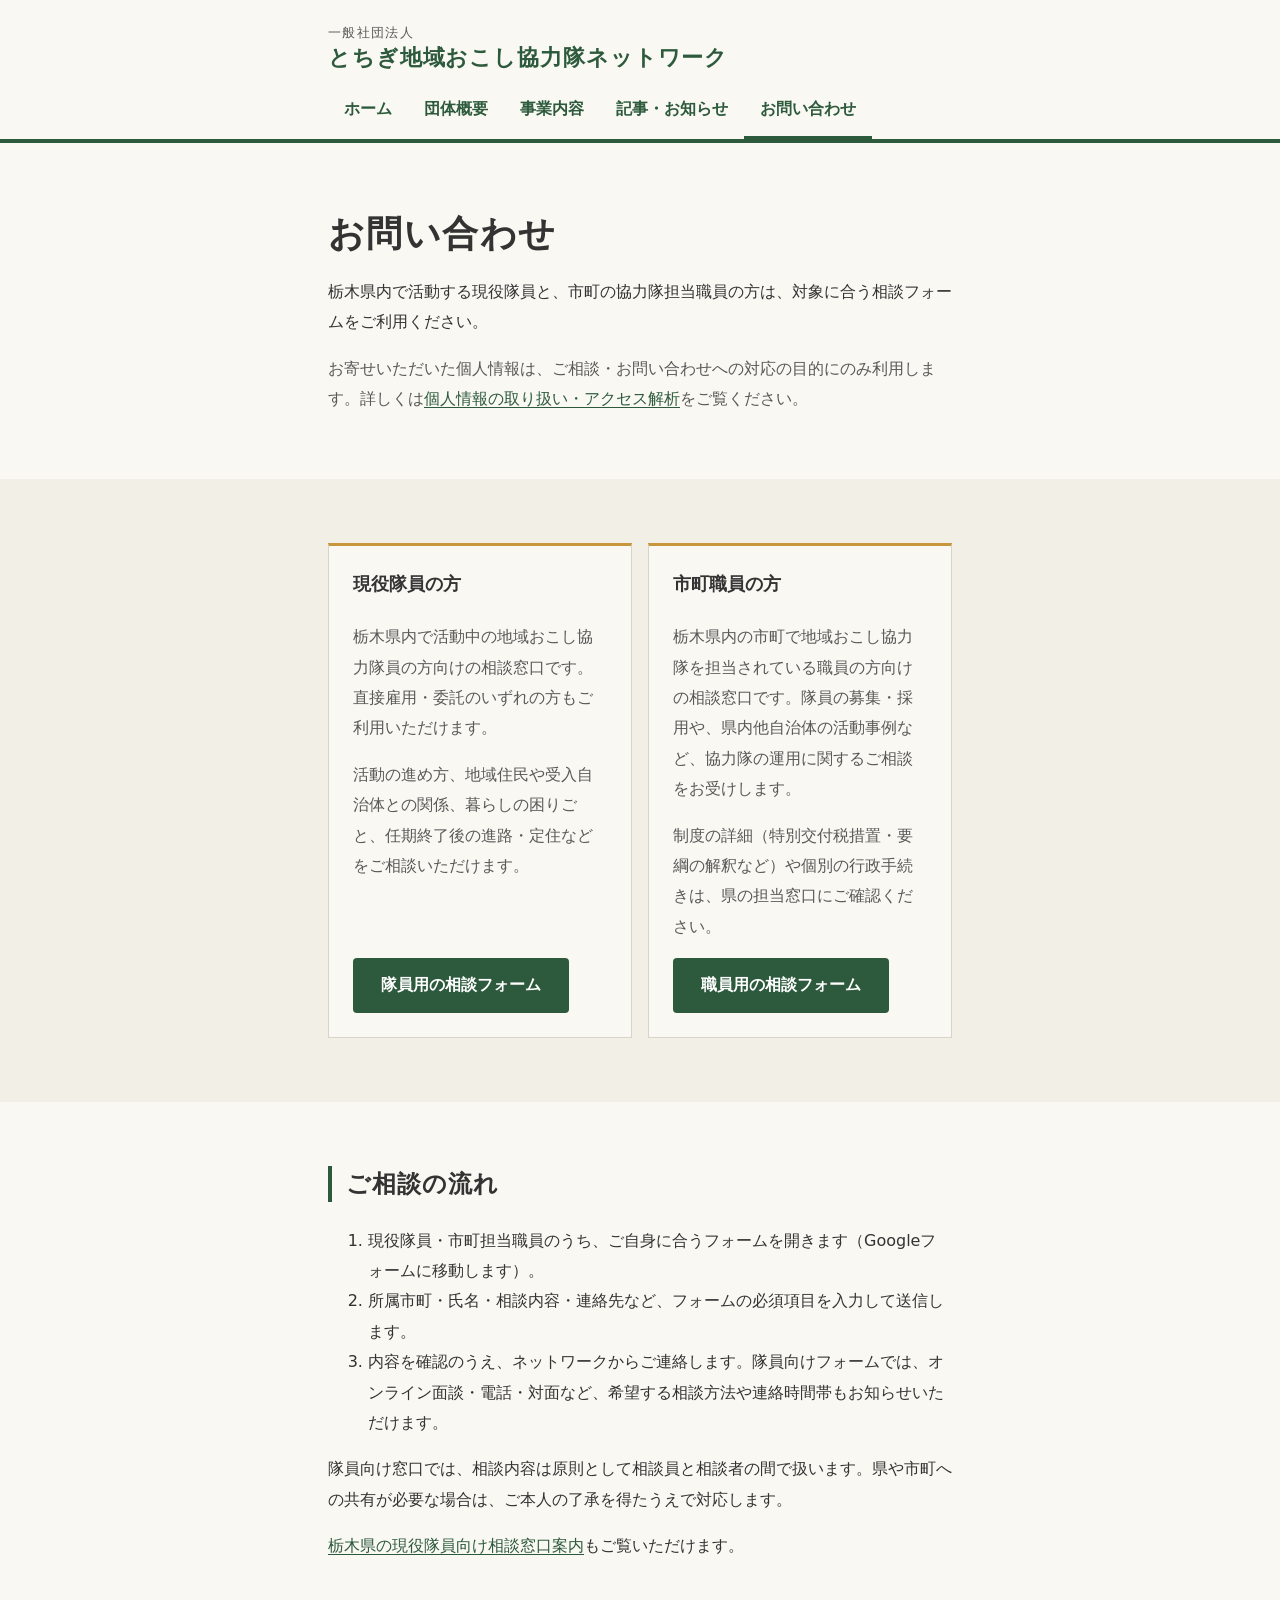
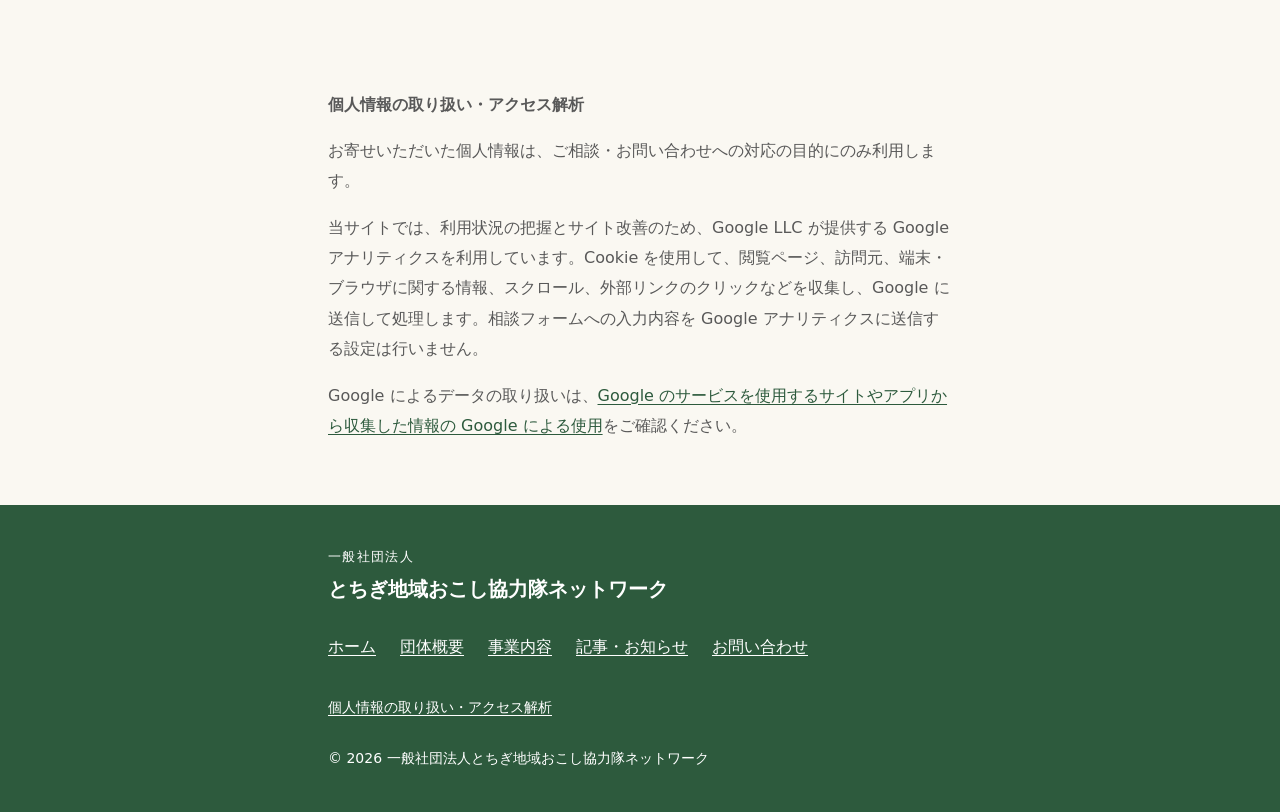
<file: contact.html>
<!DOCTYPE html>
<html lang="ja">
<head>
  <meta charset="utf-8">
  <script defer src="js/analytics.js"></script>
  <meta name="viewport" content="width=device-width, initial-scale=1">
  <title>お問い合わせ | 一般社団法人とちぎ地域おこし協力隊ネットワーク</title>
  <meta name="description" content="一般社団法人とちぎ地域おこし協力隊ネットワークへのお問い合わせページです。">
  <meta property="og:title" content="お問い合わせ | 一般社団法人とちぎ地域おこし協力隊ネットワーク">
  <meta property="og:description" content="栃木県内の現役隊員と市町の協力隊担当職員向けの相談窓口をご案内します。">
  <meta property="og:type" content="website">
  <meta property="og:site_name" content="一般社団法人とちぎ地域おこし協力隊ネットワーク">
  <meta property="og:url" content="https://tochigi-kyoryokutai.or.jp/contact">
  <link rel="canonical" href="https://tochigi-kyoryokutai.or.jp/contact">
  <link rel="icon" href="favicon.svg" type="image/svg+xml">
  <link rel="stylesheet" href="css/styles.css?v=20261030-articles">
</head>
<body>
<!-- ▼共通ヘッダー(変更時は 全記事を含むすべてのHTMLを更新。aria-current の位置のみページごとに異なる) -->
<a class="skip-link" href="#main">本文へ移動</a>
<header class="site-header">
  <div class="container">
    <p class="site-brand">
      <a href="index.html">
        <span class="site-brand-org">一般社団法人</span>
        <span class="site-brand-name">とちぎ地域おこし協力隊<wbr>ネットワーク</span>
      </a>
    </p>
    <nav class="site-nav" aria-label="サイト内">
      <ul>
        <li><a href="index.html">ホーム</a></li>
        <li><a href="about.html">団体概要</a></li>
        <li><a href="business.html">事業内容</a></li>
        <li><a href="articles.html">記事・お知らせ</a></li>
        <li><a href="contact.html" aria-current="page">お問い合わせ</a></li>
      </ul>
    </nav>
  </div>
</header>
<!-- ▲共通ヘッダー -->

<main id="main">

  <section class="band" aria-labelledby="page-heading">
    <div class="container">
      <h1 id="page-heading">お問い合わせ</h1>
      <p>栃木県内で活動する現役隊員と、市町の協力隊担当職員の方は、対象に合う相談フォームをご利用ください。</p>
      <p class="text-muted">お寄せいただいた個人情報は、ご相談・お問い合わせへの対応の目的にのみ利用します。詳しくは<a href="#privacy">個人情報の取り扱い・アクセス解析</a>をご覧ください。</p>
    </div>
  </section>

  <section class="band band--surface" aria-label="相談窓口フォーム">
    <div class="container">
      <ul class="card-grid">
        <li class="card">
          <h3>現役隊員の方</h3>
          <p>栃木県内で活動中の地域おこし協力隊員の方向けの相談窓口です。直接雇用・委託のいずれの方もご利用いただけます。</p>
          <p>活動の進め方、地域住民や受入自治体との関係、暮らしの困りごと、任期終了後の進路・定住などをご相談いただけます。</p>
          <p class="card-action"><a class="button" href="https://forms.gle/jyxWLz8sV175icRt9" rel="external">隊員用の相談フォーム</a></p>
        </li>
        <li class="card">
          <h3>市町職員の方</h3>
          <p>栃木県内の市町で地域おこし協力隊を担当されている職員の方向けの相談窓口です。隊員の募集・採用や、県内他自治体の活動事例など、協力隊の運用に関するご相談をお受けします。</p>
          <p>制度の詳細（特別交付税措置・要綱の解釈など）や個別の行政手続きは、県の担当窓口にご確認ください。</p>
          <p class="card-action"><a class="button" href="https://forms.gle/KcftgrmqCdfu5iLY9" rel="external">職員用の相談フォーム</a></p>
        </li>
      </ul>
      <!-- TODO: 一般(隊員・市町職員以外)向けのお問い合わせフォームを作る場合はここに追加する。
           埋め込みにする場合はテーマ色 #2D5A3D で作成し、
           <iframe class="form-embed" src="…?embedded=true" height="1200" loading="lazy" title="お問い合わせフォーム"> を使う -->
    </div>
  </section>

  <section class="band" aria-labelledby="steps-heading">
    <div class="container">
      <h2 id="steps-heading">ご相談の流れ</h2>
      <ol>
        <li>現役隊員・市町担当職員のうち、ご自身に合うフォームを開きます（Googleフォームに移動します）。</li>
        <li>所属市町・氏名・相談内容・連絡先など、フォームの必須項目を入力して送信します。</li>
        <li>内容を確認のうえ、ネットワークからご連絡します。隊員向けフォームでは、オンライン面談・電話・対面など、希望する相談方法や連絡時間帯もお知らせいただけます。</li>
      </ol>
      <p>隊員向け窓口では、相談内容は原則として相談員と相談者の間で扱います。県や市町への共有が必要な場合は、ご本人の了承を得たうえで対応します。</p>
      <p><a href="https://www.pref.tochigi.lg.jp/a03/r7kyouryokoutaisoudanform.html" rel="external">栃木県の現役隊員向け相談窓口案内</a>もご覧いただけます。</p>
    </div>
  </section>

  <section id="privacy" class="band text-muted" aria-labelledby="privacy-heading">
    <div class="container">
      <p id="privacy-heading"><strong>個人情報の取り扱い・アクセス解析</strong></p>
      <p>お寄せいただいた個人情報は、ご相談・お問い合わせへの対応の目的にのみ利用します。</p>
      <p>当サイトでは、利用状況の把握とサイト改善のため、Google LLC が提供する Google アナリティクスを利用しています。Cookie を使用して、閲覧ページ、訪問元、端末・ブラウザに関する情報、スクロール、外部リンクのクリックなどを収集し、Google に送信して処理します。相談フォームへの入力内容を Google アナリティクスに送信する設定は行いません。</p>
      <p>Google によるデータの取り扱いは、<a href="https://policies.google.com/technologies/partner-sites" rel="external">Google のサービスを使用するサイトやアプリから収集した情報の Google による使用</a>をご確認ください。</p>
    </div>
  </section>

</main>

<!-- ▼共通フッター(変更時は 全記事を含むすべてのHTMLを更新) -->
<footer class="site-footer">
  <div class="container">
    <p class="footer-name"><span class="footer-name-org">一般社団法人</span><span class="footer-name-main">とちぎ地域おこし協力隊<wbr>ネットワーク</span></p>
    <nav class="footer-nav" aria-label="フッター">
      <ul>
        <li><a href="index.html">ホーム</a></li>
        <li><a href="about.html">団体概要</a></li>
        <li><a href="business.html">事業内容</a></li>
        <li><a href="articles.html">記事・お知らせ</a></li>
        <li><a href="contact.html">お問い合わせ</a></li>
      </ul>
    </nav>
    <p class="footer-copy"><a href="contact.html#privacy">個人情報の取り扱い・アクセス解析</a></p>
    <p class="footer-copy">© 2026 一般社団法人<wbr>とちぎ地域おこし協力隊<wbr>ネットワーク</p>
    <!-- TODO: 法人英語表記の理事確認後、footer-copy に英語表記を追記する -->
  </div>
</footer>
<!-- ▲共通フッター -->

</body>
</html>
</file>
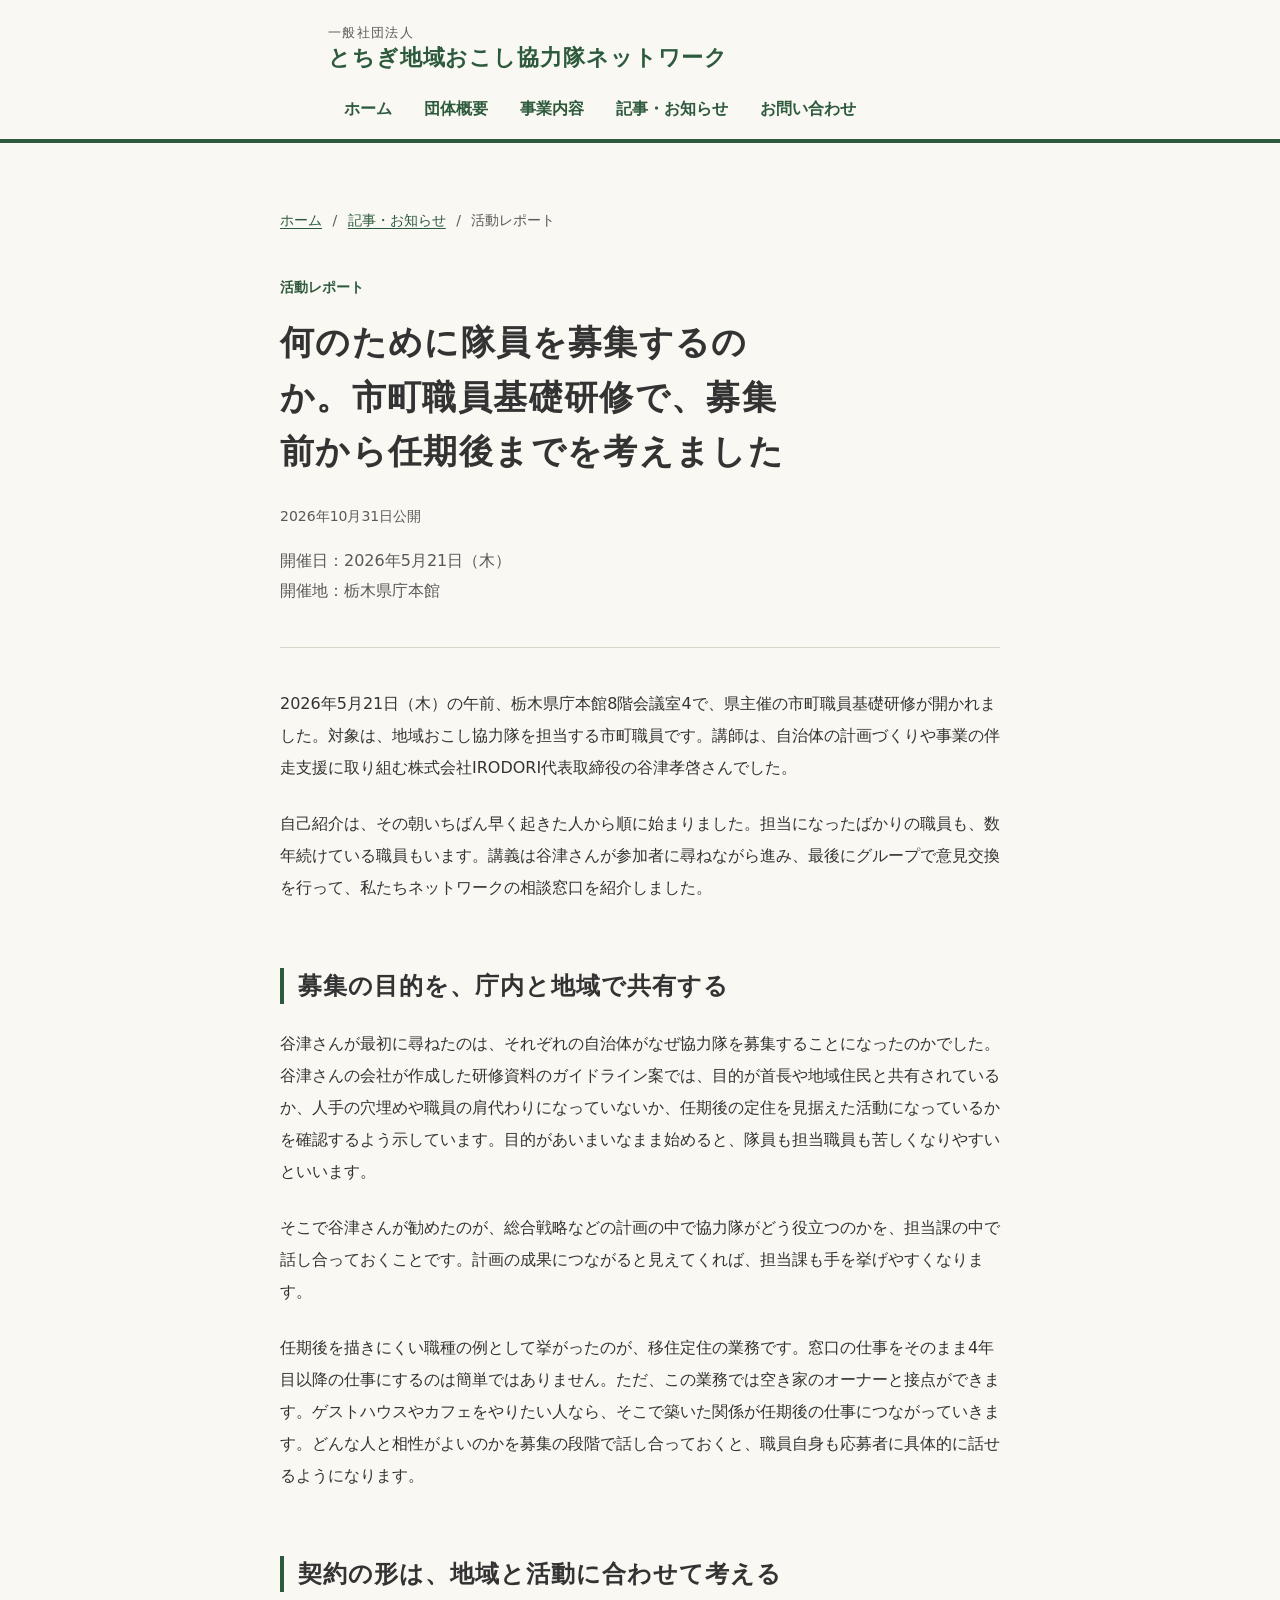
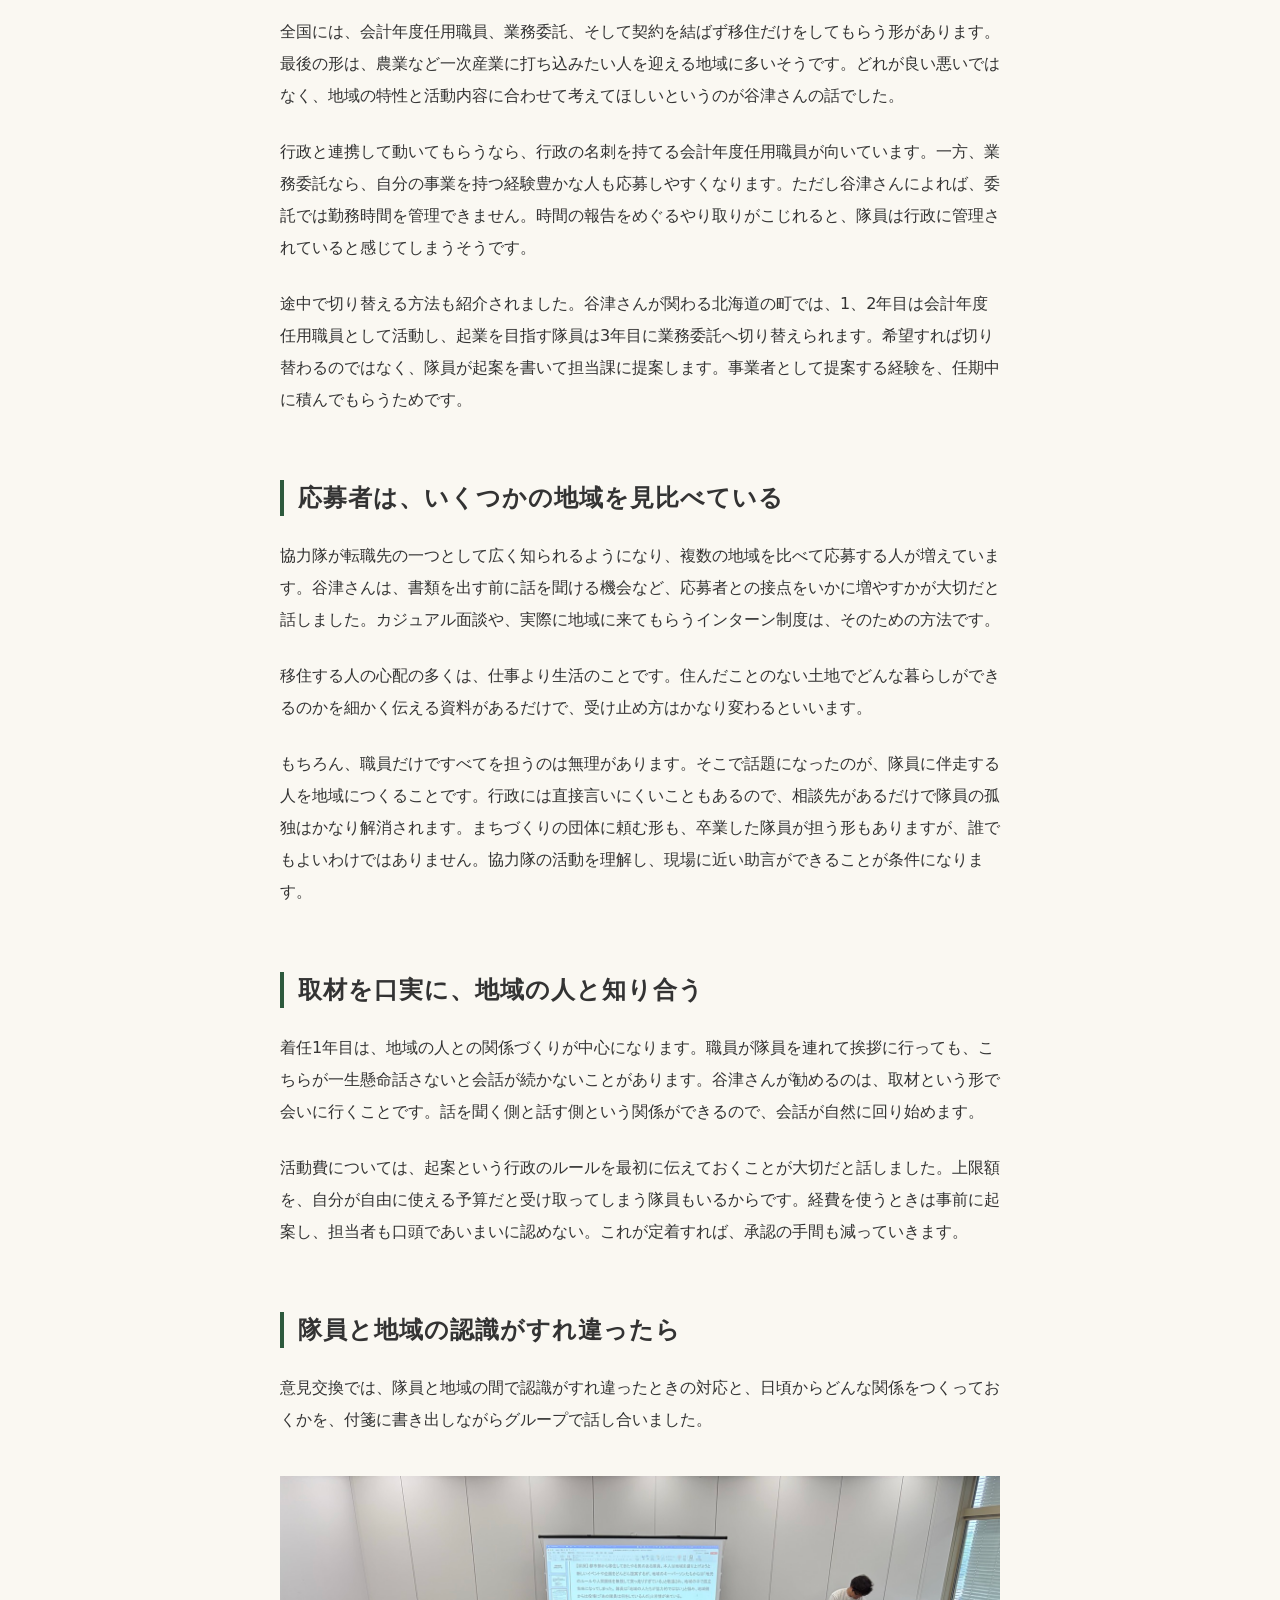
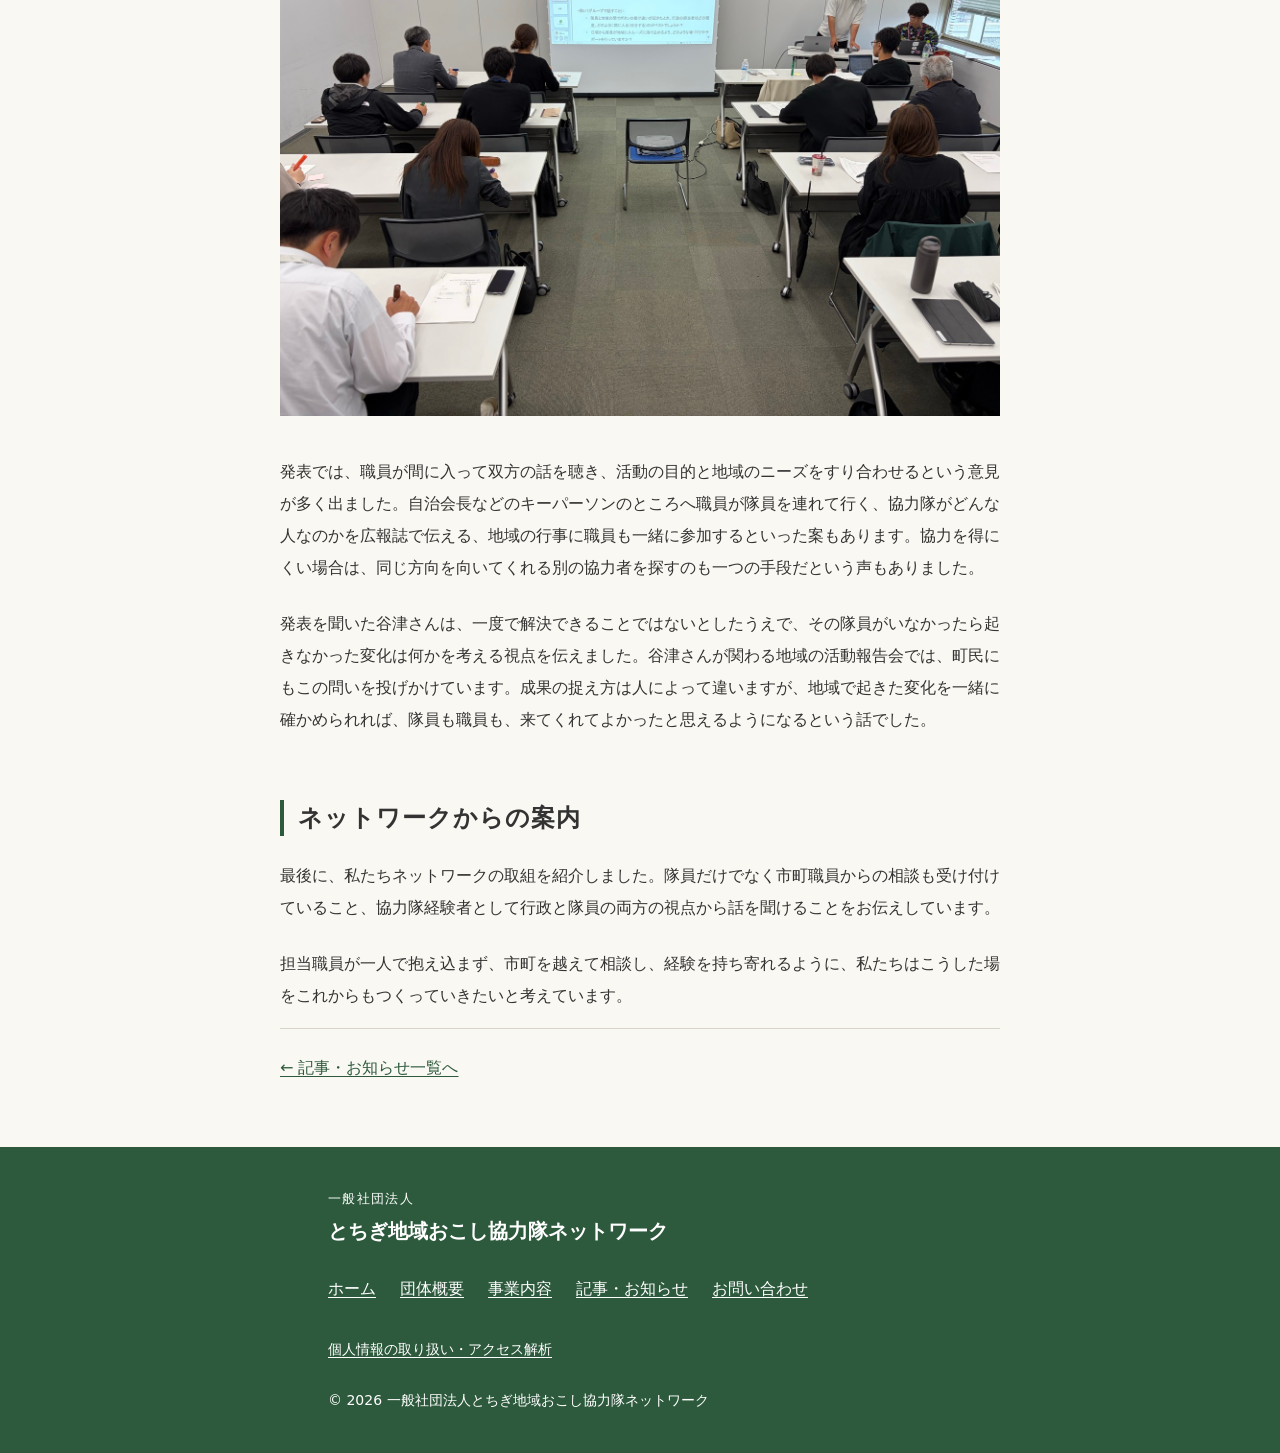
<file: report-2026-05-municipal-staff.html>
<!DOCTYPE html>
<html lang="ja">
<head>
  <meta charset="utf-8">
  <meta name="viewport" content="width=device-width, initial-scale=1">
  <title>何のために隊員を募集するのか。市町職員基礎研修で、募集前から任期後までを考えました | 一般社団法人とちぎ地域おこし協力隊ネットワーク</title>
  <meta name="description" content="協力隊を担当する市町職員の基礎研修を紹介。募集の目的の共有、契約の形、応募者との接点、隊員と地域がすれ違ったときの対応を考えました。">
  <meta property="og:title" content="何のために隊員を募集するのか。市町職員基礎研修で、募集前から任期後までを考えました">
  <meta property="og:description" content="協力隊を担当する市町職員の基礎研修を紹介。募集の目的の共有、契約の形、応募者との接点、隊員と地域がすれ違ったときの対応を考えました。">
  <meta property="og:type" content="article">
  <meta property="og:site_name" content="一般社団法人とちぎ地域おこし協力隊ネットワーク">
  <meta property="og:url" content="https://tochigi-kyoryokutai.or.jp/report-2026-05-municipal-staff">
  <link rel="canonical" href="https://tochigi-kyoryokutai.or.jp/report-2026-05-municipal-staff">
  <link rel="icon" href="favicon.svg" type="image/svg+xml">
  <link rel="stylesheet" href="css/styles.css?v=20261030-articles">
  <script defer src="js/analytics.js"></script>
  <meta property="og:image" content="https://tochigi-kyoryokutai.or.jp/images/report-2026-05-02.jpg">
  <meta property="og:image:alt" content="スクリーンに示されたケースを前に、付箋に意見を書く市町職員">
</head>
<body>
<!-- ▼共通ヘッダー(変更時は 全記事を含むすべてのHTMLを更新。aria-current の位置のみページごとに異なる) -->
<a class="skip-link" href="#main">本文へ移動</a>
<header class="site-header">
  <div class="container">
    <p class="site-brand">
      <a href="index.html">
        <span class="site-brand-org">一般社団法人</span>
        <span class="site-brand-name">とちぎ地域おこし協力隊<wbr>ネットワーク</span>
      </a>
    </p>
    <nav class="site-nav" aria-label="サイト内">
      <ul>
        <li><a href="index.html">ホーム</a></li>
        <li><a href="about.html">団体概要</a></li>
        <li><a href="business.html">事業内容</a></li>
        <li><a href="articles.html" aria-current="true">記事・お知らせ</a></li>
        <li><a href="contact.html">お問い合わせ</a></li>
      </ul>
    </nav>
  </div>
</header>
<!-- ▲共通ヘッダー -->
<main id="main" class="band">
  <div class="container article-shell">
    <nav class="breadcrumbs" aria-label="パンくずリスト"><ol><li><a href="index.html">ホーム</a></li><li><a href="articles.html">記事・お知らせ</a></li><li aria-current="page">活動レポート</li></ol></nav>
    <article>
      <header class="article-header">
        <p class="article-category">活動レポート</p>
        <h1 class="article-title">何のために隊員を募集するのか。市町職員基礎研修で、募集前から任期後までを考えました</h1>
        <p class="article-meta"><time datetime="2026-10-31">2026年10月31日</time>公開</p>
        <p class="article-event-date">開催日：2026年5月21日（木）<br>開催地：栃木県庁本館</p>
      </header>
      <div class="article-body">
      <p>2026年5月21日（木）の午前、栃木県庁本館8階会議室4で、県主催の市町職員基礎研修が開かれました。対象は、地域おこし協力隊を担当する市町職員です。講師は、自治体の計画づくりや事業の伴走支援に取り組む株式会社IRODORI代表取締役の谷津孝啓さんでした。</p>
      <p>自己紹介は、その朝いちばん早く起きた人から順に始まりました。担当になったばかりの職員も、数年続けている職員もいます。講義は谷津さんが参加者に尋ねながら進み、最後にグループで意見交換を行って、私たちネットワークの相談窓口を紹介しました。</p>
      <h2>募集の目的を、庁内と地域で共有する</h2>
      <p>谷津さんが最初に尋ねたのは、それぞれの自治体がなぜ協力隊を募集することになったのかでした。谷津さんの会社が作成した研修資料のガイドライン案では、目的が首長や地域住民と共有されているか、人手の穴埋めや職員の肩代わりになっていないか、任期後の定住を見据えた活動になっているかを確認するよう示しています。目的があいまいなまま始めると、隊員も担当職員も苦しくなりやすいといいます。</p>
      <p>そこで谷津さんが勧めたのが、総合戦略などの計画の中で協力隊がどう役立つのかを、担当課の中で話し合っておくことです。計画の成果につながると見えてくれば、担当課も手を挙げやすくなります。</p>
      <p>任期後を描きにくい職種の例として挙がったのが、移住定住の業務です。窓口の仕事をそのまま4年目以降の仕事にするのは簡単ではありません。ただ、この業務では空き家のオーナーと接点ができます。ゲストハウスやカフェをやりたい人なら、そこで築いた関係が任期後の仕事につながっていきます。どんな人と相性がよいのかを募集の段階で話し合っておくと、職員自身も応募者に具体的に話せるようになります。</p>
      <h2>契約の形は、地域と活動に合わせて考える</h2>
      <p>全国には、会計年度任用職員、業務委託、そして契約を結ばず移住だけをしてもらう形があります。最後の形は、農業など一次産業に打ち込みたい人を迎える地域に多いそうです。どれが良い悪いではなく、地域の特性と活動内容に合わせて考えてほしいというのが谷津さんの話でした。</p>
      <p>行政と連携して動いてもらうなら、行政の名刺を持てる会計年度任用職員が向いています。一方、業務委託なら、自分の事業を持つ経験豊かな人も応募しやすくなります。ただし谷津さんによれば、委託では勤務時間を管理できません。時間の報告をめぐるやり取りがこじれると、隊員は行政に管理されていると感じてしまうそうです。</p>
      <p>途中で切り替える方法も紹介されました。谷津さんが関わる北海道の町では、1、2年目は会計年度任用職員として活動し、起業を目指す隊員は3年目に業務委託へ切り替えられます。希望すれば切り替わるのではなく、隊員が起案を書いて担当課に提案します。事業者として提案する経験を、任期中に積んでもらうためです。</p>
      <h2>応募者は、いくつかの地域を見比べている</h2>
      <p>協力隊が転職先の一つとして広く知られるようになり、複数の地域を比べて応募する人が増えています。谷津さんは、書類を出す前に話を聞ける機会など、応募者との接点をいかに増やすかが大切だと話しました。カジュアル面談や、実際に地域に来てもらうインターン制度は、そのための方法です。</p>
      <p>移住する人の心配の多くは、仕事より生活のことです。住んだことのない土地でどんな暮らしができるのかを細かく伝える資料があるだけで、受け止め方はかなり変わるといいます。</p>
      <p>もちろん、職員だけですべてを担うのは無理があります。そこで話題になったのが、隊員に伴走する人を地域につくることです。行政には直接言いにくいこともあるので、相談先があるだけで隊員の孤独はかなり解消されます。まちづくりの団体に頼む形も、卒業した隊員が担う形もありますが、誰でもよいわけではありません。協力隊の活動を理解し、現場に近い助言ができることが条件になります。</p>
      <h2>取材を口実に、地域の人と知り合う</h2>
      <p>着任1年目は、地域の人との関係づくりが中心になります。職員が隊員を連れて挨拶に行っても、こちらが一生懸命話さないと会話が続かないことがあります。谷津さんが勧めるのは、取材という形で会いに行くことです。話を聞く側と話す側という関係ができるので、会話が自然に回り始めます。</p>
      <p>活動費については、起案という行政のルールを最初に伝えておくことが大切だと話しました。上限額を、自分が自由に使える予算だと受け取ってしまう隊員もいるからです。経費を使うときは事前に起案し、担当者も口頭であいまいに認めない。これが定着すれば、承認の手間も減っていきます。</p>
      <h2>隊員と地域の認識がすれ違ったら</h2>
      <p>意見交換では、隊員と地域の間で認識がすれ違ったときの対応と、日頃からどんな関係をつくっておくかを、付箋に書き出しながらグループで話し合いました。</p>
      <figure><img src="images/report-2026-05-02.jpg" width="1500" height="1125" alt="スクリーンに示されたケースを前に、付箋に意見を書く市町職員" loading="lazy" decoding="async"></figure>
      <p>発表では、職員が間に入って双方の話を聴き、活動の目的と地域のニーズをすり合わせるという意見が多く出ました。自治会長などのキーパーソンのところへ職員が隊員を連れて行く、協力隊がどんな人なのかを広報誌で伝える、地域の行事に職員も一緒に参加するといった案もあります。協力を得にくい場合は、同じ方向を向いてくれる別の協力者を探すのも一つの手段だという声もありました。</p>
      <p>発表を聞いた谷津さんは、一度で解決できることではないとしたうえで、その隊員がいなかったら起きなかった変化は何かを考える視点を伝えました。谷津さんが関わる地域の活動報告会では、町民にもこの問いを投げかけています。成果の捉え方は人によって違いますが、地域で起きた変化を一緒に確かめられれば、隊員も職員も、来てくれてよかったと思えるようになるという話でした。</p>
      <h2>ネットワークからの案内</h2>
      <p>最後に、私たちネットワークの取組を紹介しました。隊員だけでなく市町職員からの相談も受け付けていること、協力隊経験者として行政と隊員の両方の視点から話を聞けることをお伝えしています。</p>
      <p>担当職員が一人で抱え込まず、市町を越えて相談し、経験を持ち寄れるように、私たちはこうした場をこれからもつくっていきたいと考えています。</p>
      </div>
    </article>
    <p class="article-back"><a href="articles.html">← 記事・お知らせ一覧へ</a></p>
  </div>
</main>
<!-- ▼共通フッター(変更時は 全記事を含むすべてのHTMLを更新) -->
<footer class="site-footer">
  <div class="container">
    <p class="footer-name"><span class="footer-name-org">一般社団法人</span><span class="footer-name-main">とちぎ地域おこし協力隊<wbr>ネットワーク</span></p>
    <nav class="footer-nav" aria-label="フッター">
      <ul>
        <li><a href="index.html">ホーム</a></li>
        <li><a href="about.html">団体概要</a></li>
        <li><a href="business.html">事業内容</a></li>
        <li><a href="articles.html">記事・お知らせ</a></li>
        <li><a href="contact.html">お問い合わせ</a></li>
      </ul>
    </nav>
    <p class="footer-copy"><a href="contact.html#privacy">個人情報の取り扱い・アクセス解析</a></p>
    <p class="footer-copy">© 2026 一般社団法人<wbr>とちぎ地域おこし協力隊<wbr>ネットワーク</p>
    <!-- TODO: 法人英語表記の理事確認後、footer-copy に英語表記を追記する -->
  </div>
</footer>
<!-- ▲共通フッター -->
</body>
</html>
</file>
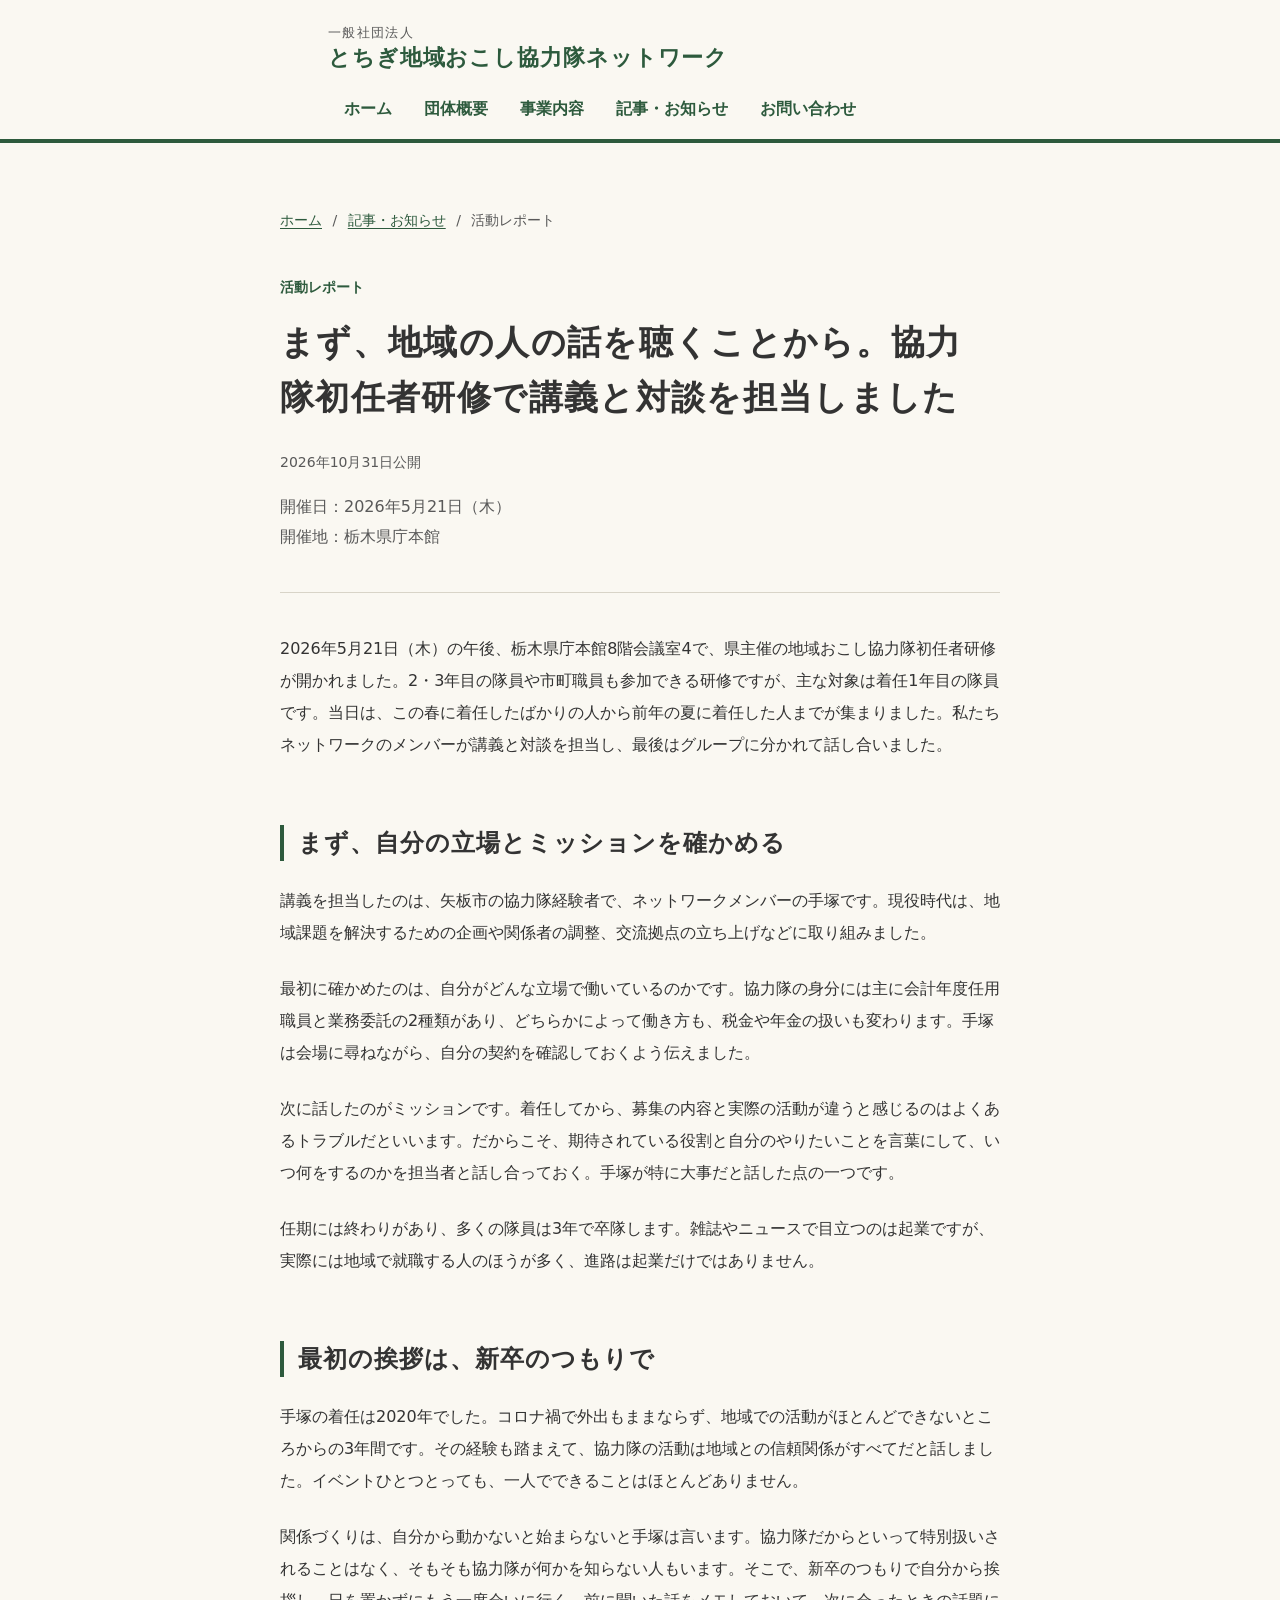
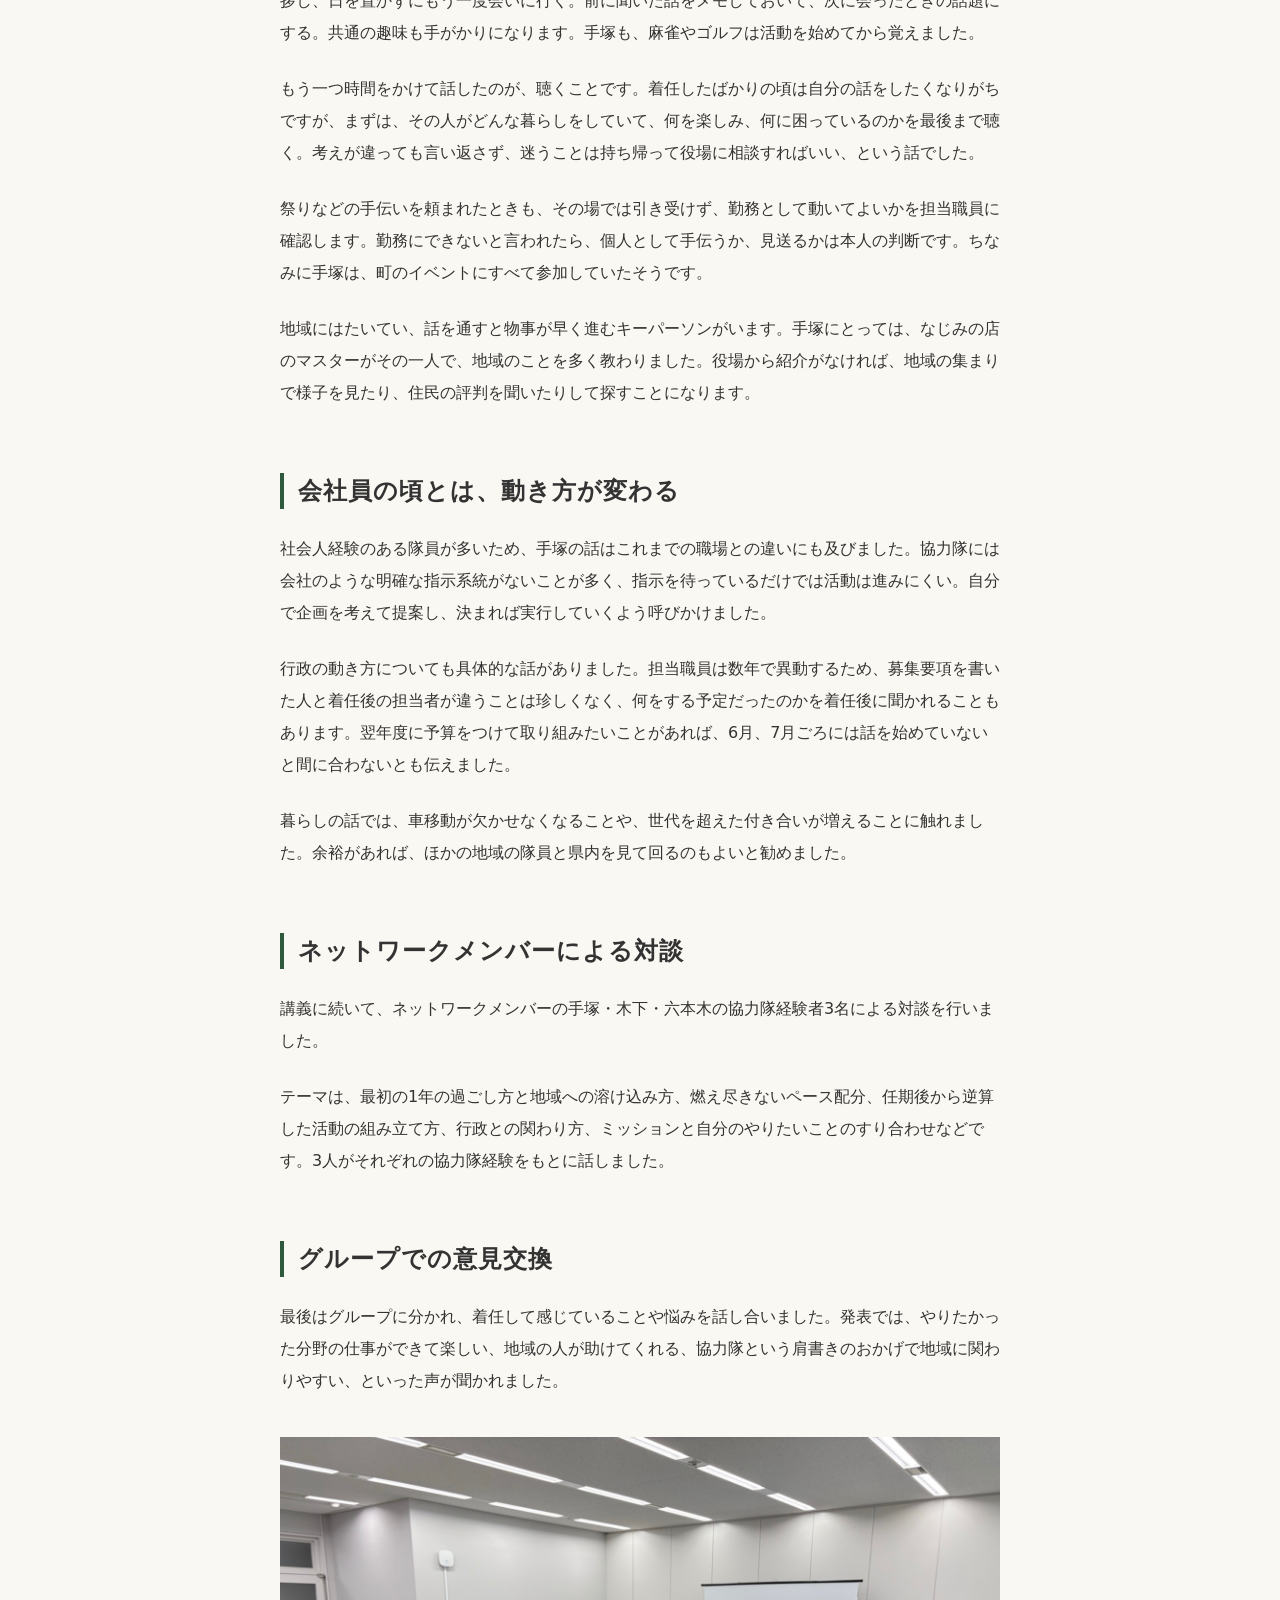
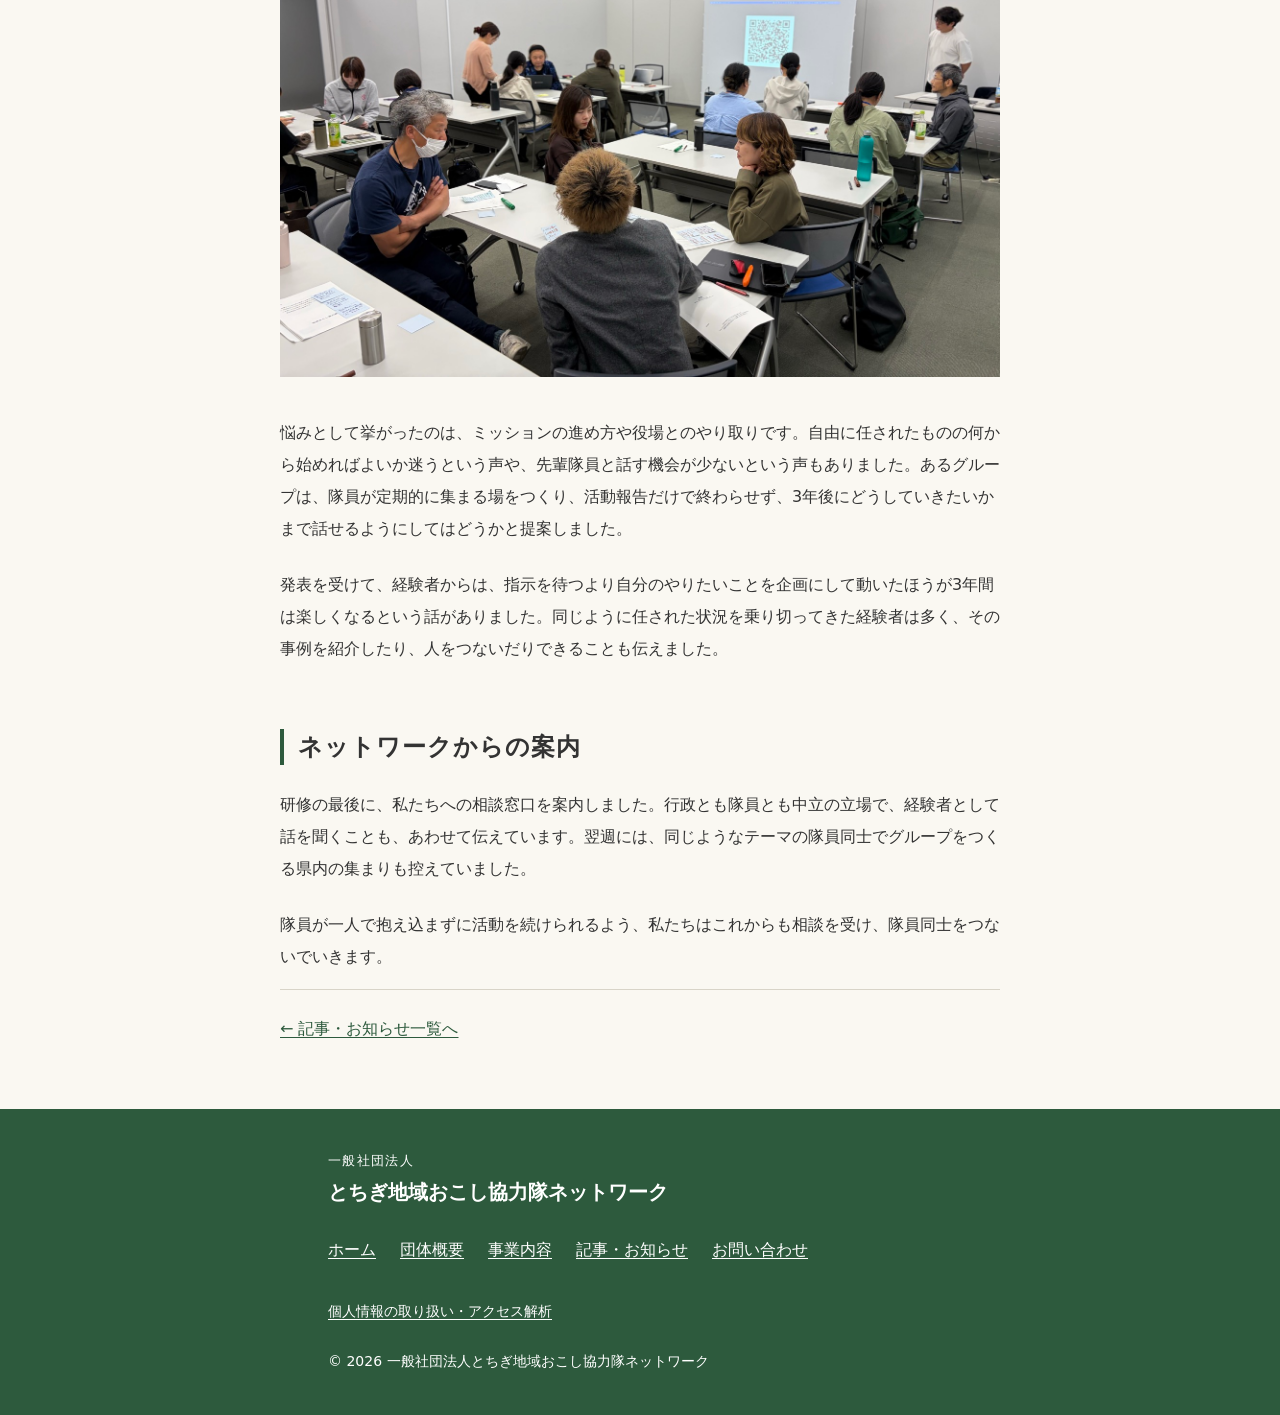
<file: report-2026-05-new-members.html>
<!DOCTYPE html>
<html lang="ja">
<head>
  <meta charset="utf-8">
  <meta name="viewport" content="width=device-width, initial-scale=1">
  <title>まず、地域の人の話を聴くことから。協力隊初任者研修で講義と対談を担当しました | 一般社団法人とちぎ地域おこし協力隊ネットワーク</title>
  <meta name="description" content="協力隊初任者研修で、ネットワークメンバーが講義と対談を担当。自分の立場の確かめ方、地域との関係づくり、グループでの意見交換の様子を紹介します。">
  <meta property="og:title" content="まず、地域の人の話を聴くことから。協力隊初任者研修で講義と対談を担当しました">
  <meta property="og:description" content="協力隊初任者研修で、ネットワークメンバーが講義と対談を担当。自分の立場の確かめ方、地域との関係づくり、グループでの意見交換の様子を紹介します。">
  <meta property="og:type" content="article">
  <meta property="og:site_name" content="一般社団法人とちぎ地域おこし協力隊ネットワーク">
  <meta property="og:url" content="https://tochigi-kyoryokutai.or.jp/report-2026-05-new-members">
  <link rel="canonical" href="https://tochigi-kyoryokutai.or.jp/report-2026-05-new-members">
  <link rel="icon" href="favicon.svg" type="image/svg+xml">
  <link rel="stylesheet" href="css/styles.css?v=20261030-articles">
  <script defer src="js/analytics.js"></script>
  <meta property="og:image" content="https://tochigi-kyoryokutai.or.jp/images/report-2026-05-01.jpg">
  <meta property="og:image:alt" content="机を囲み、付箋や資料を使いながら話す初任者研修の参加者">
</head>
<body>
<!-- ▼共通ヘッダー(変更時は 全記事を含むすべてのHTMLを更新。aria-current の位置のみページごとに異なる) -->
<a class="skip-link" href="#main">本文へ移動</a>
<header class="site-header">
  <div class="container">
    <p class="site-brand">
      <a href="index.html">
        <span class="site-brand-org">一般社団法人</span>
        <span class="site-brand-name">とちぎ地域おこし協力隊<wbr>ネットワーク</span>
      </a>
    </p>
    <nav class="site-nav" aria-label="サイト内">
      <ul>
        <li><a href="index.html">ホーム</a></li>
        <li><a href="about.html">団体概要</a></li>
        <li><a href="business.html">事業内容</a></li>
        <li><a href="articles.html" aria-current="true">記事・お知らせ</a></li>
        <li><a href="contact.html">お問い合わせ</a></li>
      </ul>
    </nav>
  </div>
</header>
<!-- ▲共通ヘッダー -->
<main id="main" class="band">
  <div class="container article-shell">
    <nav class="breadcrumbs" aria-label="パンくずリスト"><ol><li><a href="index.html">ホーム</a></li><li><a href="articles.html">記事・お知らせ</a></li><li aria-current="page">活動レポート</li></ol></nav>
    <article>
      <header class="article-header">
        <p class="article-category">活動レポート</p>
        <h1 class="article-title">まず、地域の人の話を聴くことから。協力隊初任者研修で講義と対談を担当しました</h1>
        <p class="article-meta"><time datetime="2026-10-31">2026年10月31日</time>公開</p>
        <p class="article-event-date">開催日：2026年5月21日（木）<br>開催地：栃木県庁本館</p>
      </header>
      <div class="article-body">
      <p>2026年5月21日（木）の午後、栃木県庁本館8階会議室4で、県主催の地域おこし協力隊初任者研修が開かれました。2・3年目の隊員や市町職員も参加できる研修ですが、主な対象は着任1年目の隊員です。当日は、この春に着任したばかりの人から前年の夏に着任した人までが集まりました。私たちネットワークのメンバーが講義と対談を担当し、最後はグループに分かれて話し合いました。</p>
      <h2>まず、自分の立場とミッションを確かめる</h2>
      <p>講義を担当したのは、矢板市の協力隊経験者で、ネットワークメンバーの手塚です。現役時代は、地域課題を解決するための企画や関係者の調整、交流拠点の立ち上げなどに取り組みました。</p>
      <p>最初に確かめたのは、自分がどんな立場で働いているのかです。協力隊の身分には主に会計年度任用職員と業務委託の2種類があり、どちらかによって働き方も、税金や年金の扱いも変わります。手塚は会場に尋ねながら、自分の契約を確認しておくよう伝えました。</p>
      <p>次に話したのがミッションです。着任してから、募集の内容と実際の活動が違うと感じるのはよくあるトラブルだといいます。だからこそ、期待されている役割と自分のやりたいことを言葉にして、いつ何をするのかを担当者と話し合っておく。手塚が特に大事だと話した点の一つです。</p>
      <p>任期には終わりがあり、多くの隊員は3年で卒隊します。雑誌やニュースで目立つのは起業ですが、実際には地域で就職する人のほうが多く、進路は起業だけではありません。</p>
      <h2>最初の挨拶は、新卒のつもりで</h2>
      <p>手塚の着任は2020年でした。コロナ禍で外出もままならず、地域での活動がほとんどできないところからの3年間です。その経験も踏まえて、協力隊の活動は地域との信頼関係がすべてだと話しました。イベントひとつとっても、一人でできることはほとんどありません。</p>
      <p>関係づくりは、自分から動かないと始まらないと手塚は言います。協力隊だからといって特別扱いされることはなく、そもそも協力隊が何かを知らない人もいます。そこで、新卒のつもりで自分から挨拶し、日を置かずにもう一度会いに行く。前に聞いた話をメモしておいて、次に会ったときの話題にする。共通の趣味も手がかりになります。手塚も、麻雀やゴルフは活動を始めてから覚えました。</p>
      <p>もう一つ時間をかけて話したのが、聴くことです。着任したばかりの頃は自分の話をしたくなりがちですが、まずは、その人がどんな暮らしをしていて、何を楽しみ、何に困っているのかを最後まで聴く。考えが違っても言い返さず、迷うことは持ち帰って役場に相談すればいい、という話でした。</p>
      <p>祭りなどの手伝いを頼まれたときも、その場では引き受けず、勤務として動いてよいかを担当職員に確認します。勤務にできないと言われたら、個人として手伝うか、見送るかは本人の判断です。ちなみに手塚は、町のイベントにすべて参加していたそうです。</p>
      <p>地域にはたいてい、話を通すと物事が早く進むキーパーソンがいます。手塚にとっては、なじみの店のマスターがその一人で、地域のことを多く教わりました。役場から紹介がなければ、地域の集まりで様子を見たり、住民の評判を聞いたりして探すことになります。</p>
      <h2>会社員の頃とは、動き方が変わる</h2>
      <p>社会人経験のある隊員が多いため、手塚の話はこれまでの職場との違いにも及びました。協力隊には会社のような明確な指示系統がないことが多く、指示を待っているだけでは活動は進みにくい。自分で企画を考えて提案し、決まれば実行していくよう呼びかけました。</p>
      <p>行政の動き方についても具体的な話がありました。担当職員は数年で異動するため、募集要項を書いた人と着任後の担当者が違うことは珍しくなく、何をする予定だったのかを着任後に聞かれることもあります。翌年度に予算をつけて取り組みたいことがあれば、6月、7月ごろには話を始めていないと間に合わないとも伝えました。</p>
      <p>暮らしの話では、車移動が欠かせなくなることや、世代を超えた付き合いが増えることに触れました。余裕があれば、ほかの地域の隊員と県内を見て回るのもよいと勧めました。</p>
      <h2>ネットワークメンバーによる対談</h2>
      <p>講義に続いて、ネットワークメンバーの手塚・木下・六本木の協力隊経験者3名による対談を行いました。</p>
      <p>テーマは、最初の1年の過ごし方と地域への溶け込み方、燃え尽きないペース配分、任期後から逆算した活動の組み立て方、行政との関わり方、ミッションと自分のやりたいことのすり合わせなどです。3人がそれぞれの協力隊経験をもとに話しました。</p>
      <h2>グループでの意見交換</h2>
      <p>最後はグループに分かれ、着任して感じていることや悩みを話し合いました。発表では、やりたかった分野の仕事ができて楽しい、地域の人が助けてくれる、協力隊という肩書きのおかげで地域に関わりやすい、といった声が聞かれました。</p>
      <figure><img src="images/report-2026-05-01.jpg" width="1500" height="1125" alt="机を囲み、付箋や資料を使いながら話す初任者研修の参加者" loading="lazy" decoding="async"></figure>
      <p>悩みとして挙がったのは、ミッションの進め方や役場とのやり取りです。自由に任されたものの何から始めればよいか迷うという声や、先輩隊員と話す機会が少ないという声もありました。あるグループは、隊員が定期的に集まる場をつくり、活動報告だけで終わらせず、3年後にどうしていきたいかまで話せるようにしてはどうかと提案しました。</p>
      <p>発表を受けて、経験者からは、指示を待つより自分のやりたいことを企画にして動いたほうが3年間は楽しくなるという話がありました。同じように任された状況を乗り切ってきた経験者は多く、その事例を紹介したり、人をつないだりできることも伝えました。</p>
      <h2>ネットワークからの案内</h2>
      <p>研修の最後に、私たちへの相談窓口を案内しました。行政とも隊員とも中立の立場で、経験者として話を聞くことも、あわせて伝えています。翌週には、同じようなテーマの隊員同士でグループをつくる県内の集まりも控えていました。</p>
      <p>隊員が一人で抱え込まずに活動を続けられるよう、私たちはこれからも相談を受け、隊員同士をつないでいきます。</p>
      </div>
    </article>
    <p class="article-back"><a href="articles.html">← 記事・お知らせ一覧へ</a></p>
  </div>
</main>
<!-- ▼共通フッター(変更時は 全記事を含むすべてのHTMLを更新) -->
<footer class="site-footer">
  <div class="container">
    <p class="footer-name"><span class="footer-name-org">一般社団法人</span><span class="footer-name-main">とちぎ地域おこし協力隊<wbr>ネットワーク</span></p>
    <nav class="footer-nav" aria-label="フッター">
      <ul>
        <li><a href="index.html">ホーム</a></li>
        <li><a href="about.html">団体概要</a></li>
        <li><a href="business.html">事業内容</a></li>
        <li><a href="articles.html">記事・お知らせ</a></li>
        <li><a href="contact.html">お問い合わせ</a></li>
      </ul>
    </nav>
    <p class="footer-copy"><a href="contact.html#privacy">個人情報の取り扱い・アクセス解析</a></p>
    <p class="footer-copy">© 2026 一般社団法人<wbr>とちぎ地域おこし協力隊<wbr>ネットワーク</p>
    <!-- TODO: 法人英語表記の理事確認後、footer-copy に英語表記を追記する -->
  </div>
</footer>
<!-- ▲共通フッター -->
</body>
</html>
</file>
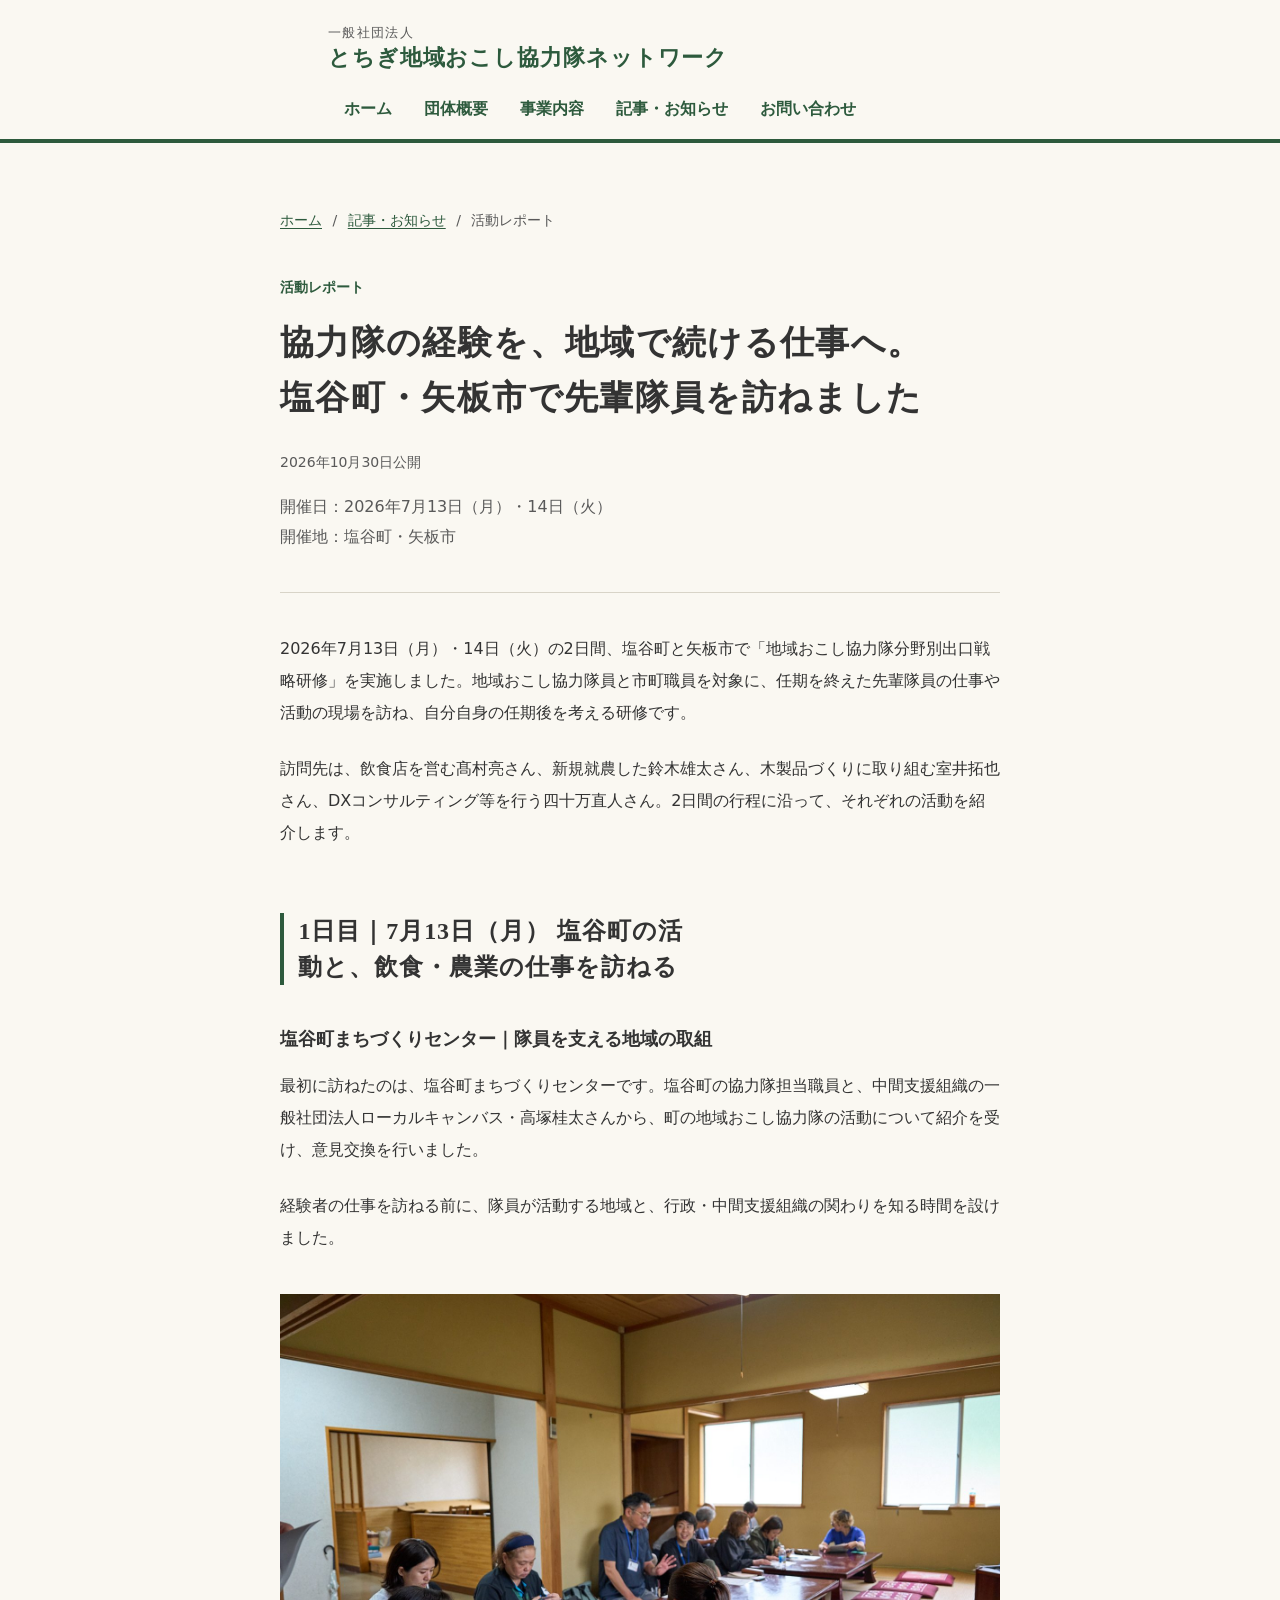
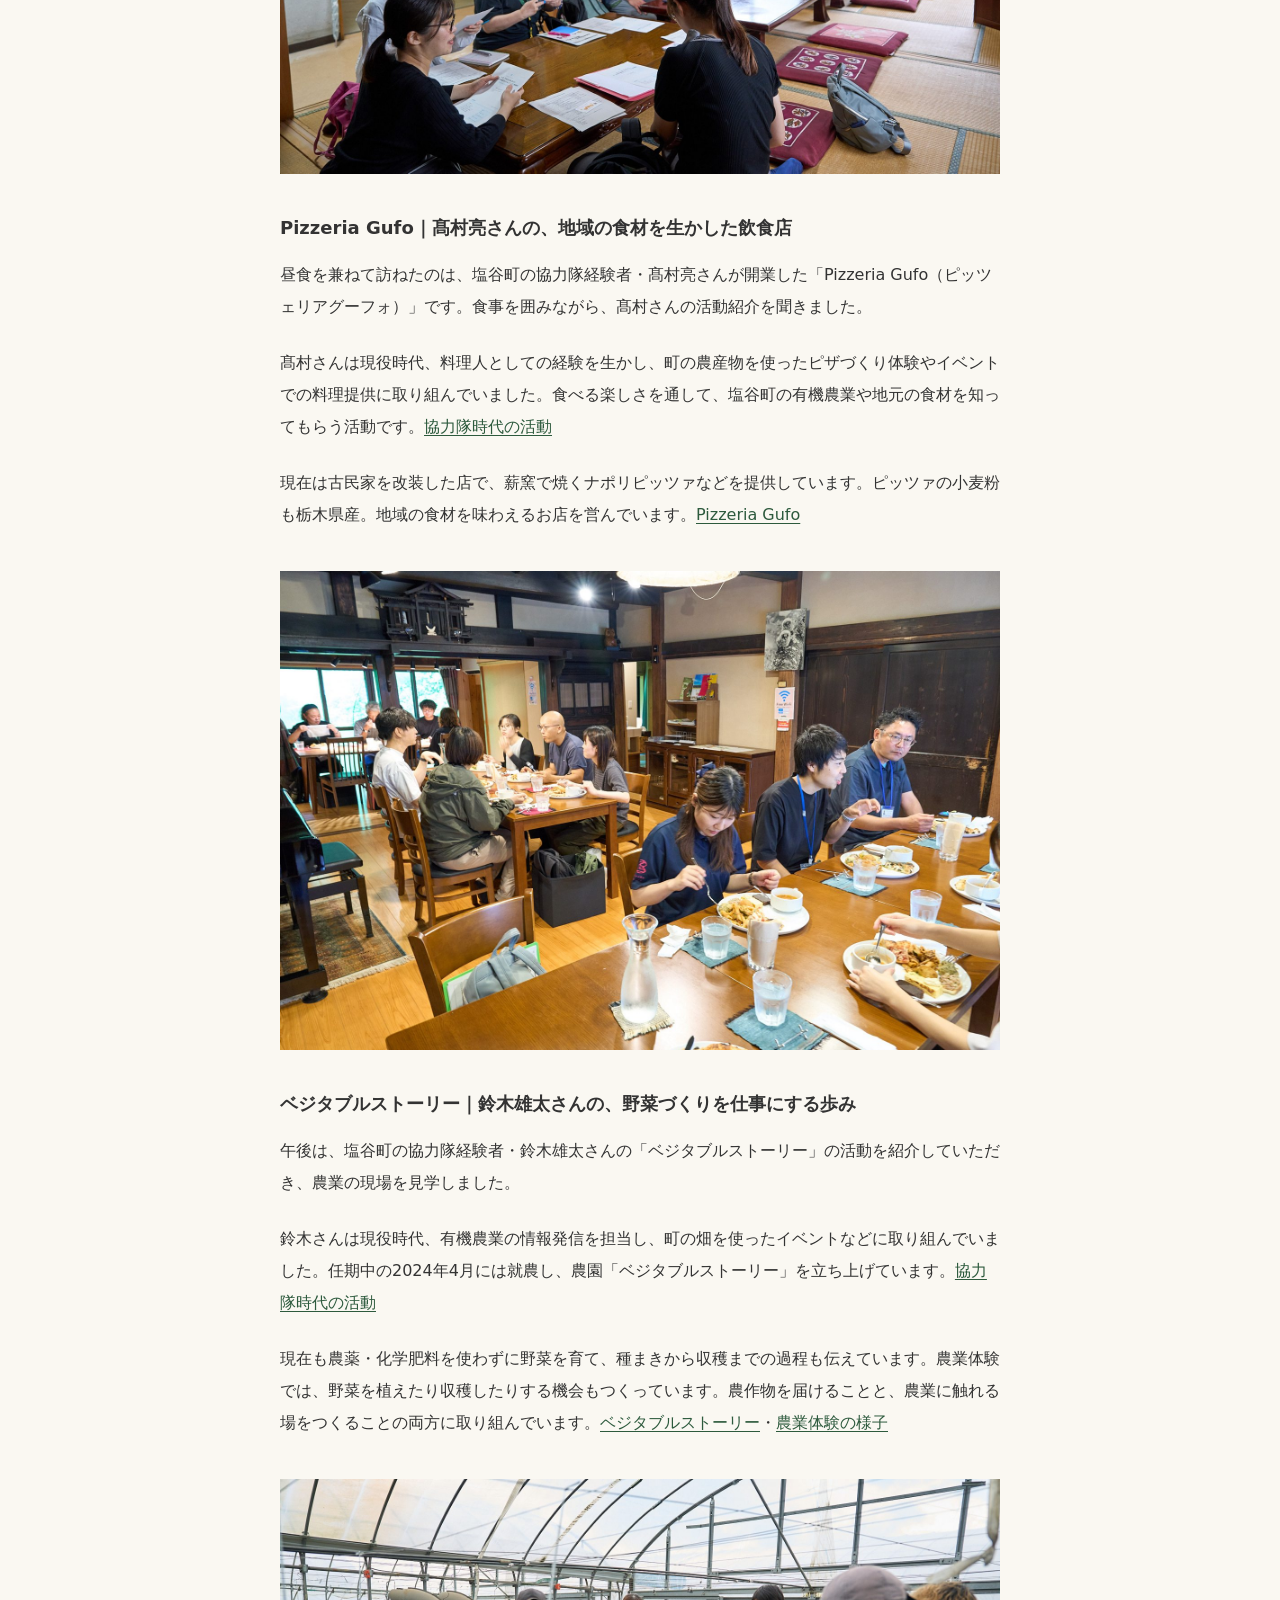
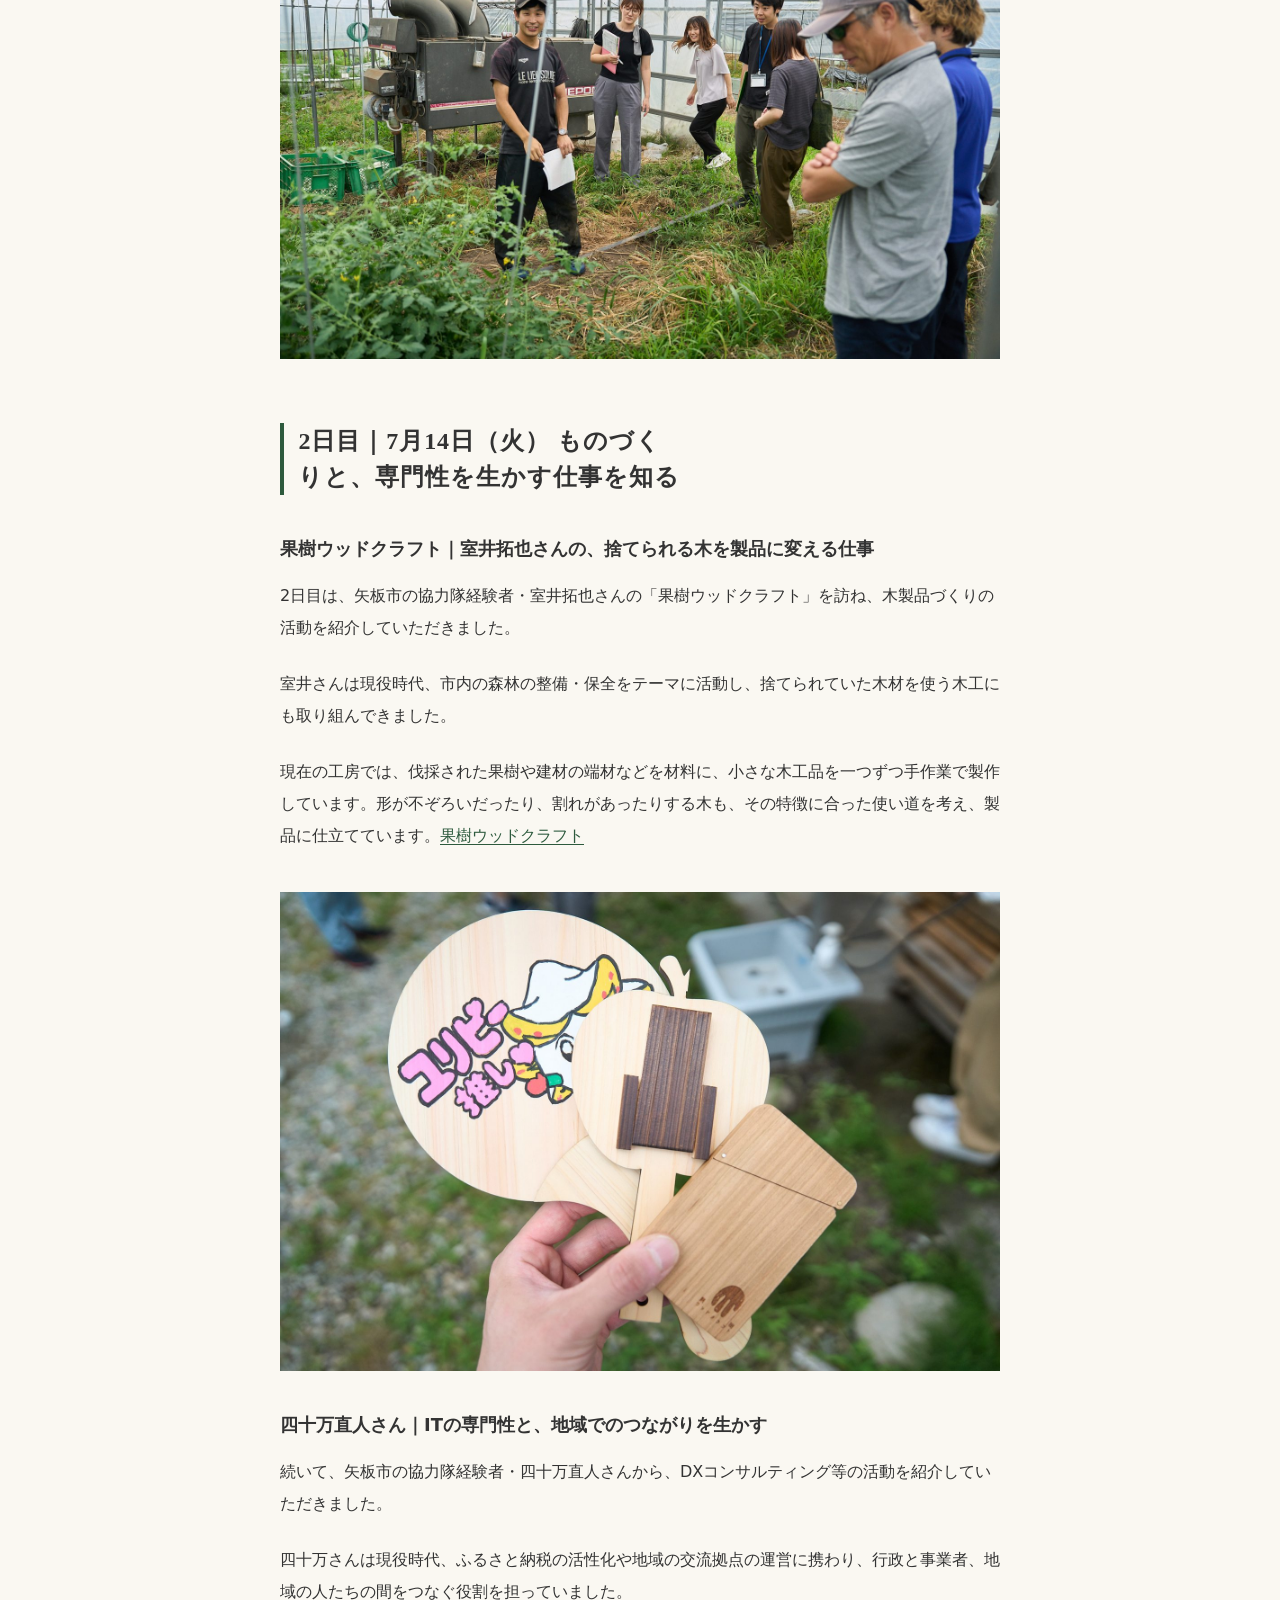
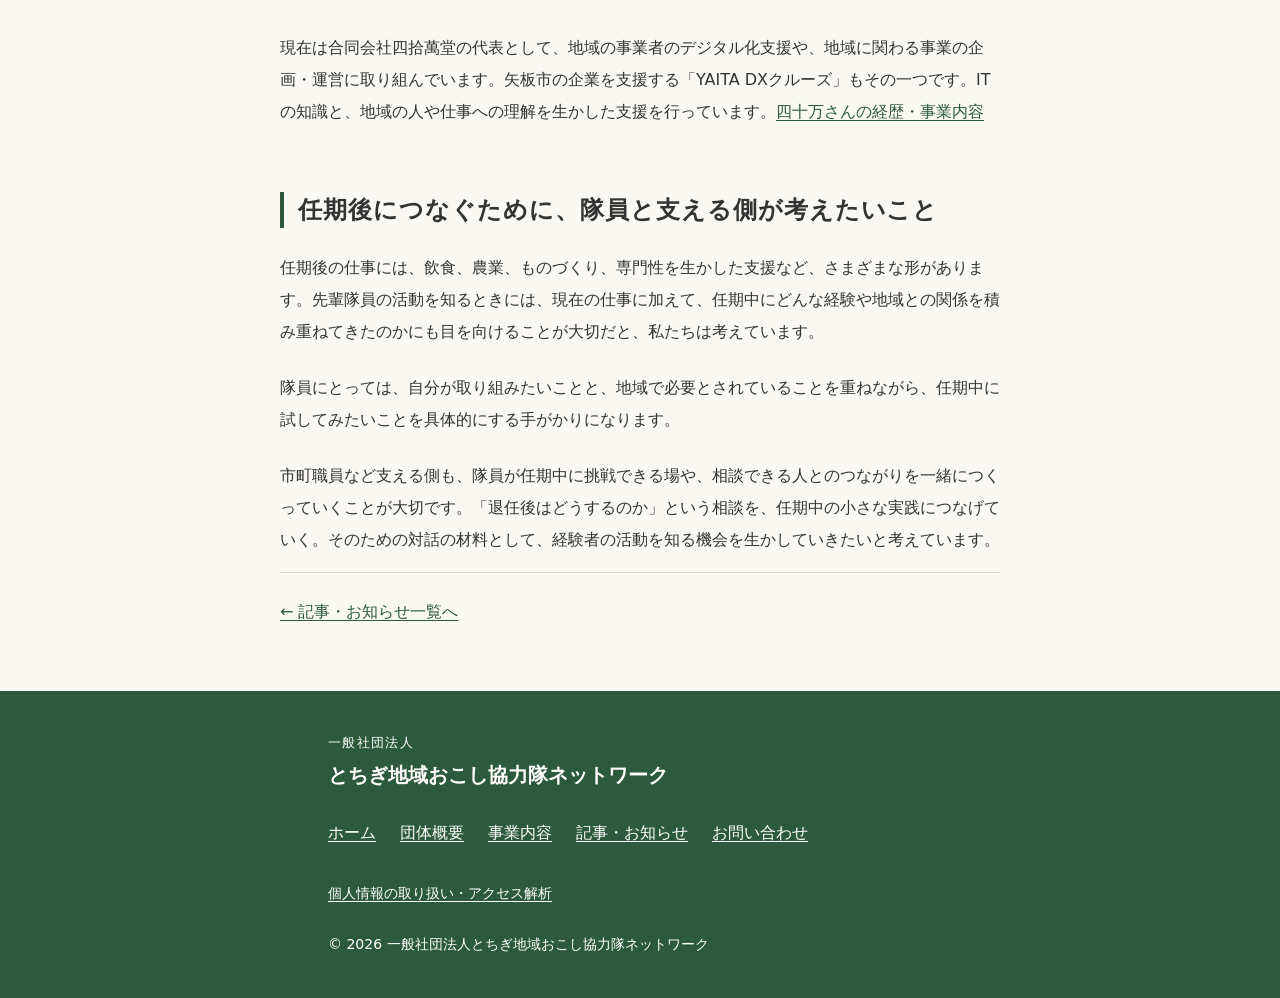
<file: report-2026-07-exit-strategy.html>
<!DOCTYPE html>
<html lang="ja">
<head>
  <meta charset="utf-8">
  <meta name="viewport" content="width=device-width, initial-scale=1">
  <title>協力隊の経験を、地域で続ける仕事へ。塩谷町・矢板市で先輩隊員を訪ねました | 一般社団法人とちぎ地域おこし協力隊ネットワーク</title>
  <meta name="description" content="塩谷町・矢板市で、飲食、農業、ものづくり、DX支援に取り組む協力隊経験者を訪問。現役時代の活動と現在の仕事を紹介します。">
  <meta property="og:title" content="協力隊の経験を、地域で続ける仕事へ。塩谷町・矢板市で先輩隊員を訪ねました">
  <meta property="og:description" content="塩谷町・矢板市で、飲食、農業、ものづくり、DX支援に取り組む協力隊経験者を訪問。現役時代の活動と現在の仕事を紹介します。">
  <meta property="og:type" content="article">
  <meta property="og:site_name" content="一般社団法人とちぎ地域おこし協力隊ネットワーク">
  <meta property="og:url" content="https://tochigi-kyoryokutai.or.jp/report-2026-07-exit-strategy">
  <link rel="canonical" href="https://tochigi-kyoryokutai.or.jp/report-2026-07-exit-strategy">
  <link rel="icon" href="favicon.svg" type="image/svg+xml">
  <link rel="stylesheet" href="css/styles.css?v=20261030-articles">
  <script defer src="js/analytics.js"></script>
  <meta property="og:image" content="https://tochigi-kyoryokutai.or.jp/images/report-2026-07-03.jpg">
  <meta property="og:image:alt" content="農園のハウスを見学する研修参加者">
</head>
<body>
<!-- ▼共通ヘッダー(変更時は 全記事を含むすべてのHTMLを更新。aria-current の位置のみページごとに異なる) -->
<a class="skip-link" href="#main">本文へ移動</a>
<header class="site-header">
  <div class="container">
    <p class="site-brand">
      <a href="index.html">
        <span class="site-brand-org">一般社団法人</span>
        <span class="site-brand-name">とちぎ地域おこし協力隊<wbr>ネットワーク</span>
      </a>
    </p>
    <nav class="site-nav" aria-label="サイト内">
      <ul>
        <li><a href="index.html">ホーム</a></li>
        <li><a href="about.html">団体概要</a></li>
        <li><a href="business.html">事業内容</a></li>
        <li><a href="articles.html" aria-current="true">記事・お知らせ</a></li>
        <li><a href="contact.html">お問い合わせ</a></li>
      </ul>
    </nav>
  </div>
</header>
<!-- ▲共通ヘッダー -->
<main id="main" class="band">
  <div class="container article-shell">
    <nav class="breadcrumbs" aria-label="パンくずリスト"><ol><li><a href="index.html">ホーム</a></li><li><a href="articles.html">記事・お知らせ</a></li><li aria-current="page">活動レポート</li></ol></nav>
    <article>
      <header class="article-header">
        <p class="article-category">活動レポート</p>
        <h1 class="article-title">協力隊の経験を、地域で続ける仕事へ。塩谷町・矢板市で先輩隊員を訪ねました</h1>
        <p class="article-meta"><time datetime="2026-10-30">2026年10月30日</time>公開</p>
        <p class="article-event-date">開催日：2026年7月13日（月）・14日（火）<br>開催地：塩谷町・矢板市</p>
      </header>
      <div class="article-body">
      <p>2026年7月13日（月）・14日（火）の2日間、塩谷町と矢板市で「地域おこし協力隊分野別出口戦略研修」を実施しました。地域おこし協力隊員と市町職員を対象に、任期を終えた先輩隊員の仕事や活動の現場を訪ね、自分自身の任期後を考える研修です。</p>
      <p>訪問先は、飲食店を営む髙村亮さん、新規就農した鈴木雄太さん、木製品づくりに取り組む室井拓也さん、DXコンサルティング等を行う四十万直人さん。2日間の行程に沿って、それぞれの活動を紹介します。</p>
      <h2>1日目｜7月13日（月） 塩谷町の活動と、飲食・農業の仕事を訪ねる</h2>
      <h3>塩谷町まちづくりセンター｜隊員を支える地域の取組</h3>
      <p>最初に訪ねたのは、塩谷町まちづくりセンターです。塩谷町の協力隊担当職員と、中間支援組織の一般社団法人ローカルキャンバス・高塚桂太さんから、町の地域おこし協力隊の活動について紹介を受け、意見交換を行いました。</p>
      <p>経験者の仕事を訪ねる前に、隊員が活動する地域と、行政・中間支援組織の関わりを知る時間を設けました。</p>
      <figure><img src="images/report-2026-07-01.jpg" width="1600" height="1066" alt="資料を囲んで話を聞く研修参加者" loading="lazy" decoding="async"></figure>
      <h3>Pizzeria Gufo｜髙村亮さんの、地域の食材を生かした飲食店</h3>
      <p>昼食を兼ねて訪ねたのは、塩谷町の協力隊経験者・髙村亮さんが開業した「Pizzeria Gufo（ピッツェリアグーフォ）」です。食事を囲みながら、髙村さんの活動紹介を聞きました。</p>
      <p>髙村さんは現役時代、料理人としての経験を生かし、町の農産物を使ったピザづくり体験やイベントでの料理提供に取り組んでいました。食べる楽しさを通して、塩谷町の有機農業や地元の食材を知ってもらう活動です。<a href="https://www.pref.tochigi.lg.jp/c05/pref/kouhou/kouhoushi/411-2.html" rel="external">協力隊時代の活動</a></p>
      <p>現在は古民家を改装した店で、薪窯で焼くナポリピッツァなどを提供しています。ピッツァの小麦粉も栃木県産。地域の食材を味わえるお店を営んでいます。<a href="https://pizzeria-gufo.owst.jp/" rel="external">Pizzeria Gufo</a></p>
      <figure><img src="images/report-2026-07-02.jpg" width="1600" height="1066" alt="飲食店で食事を囲みながら話を聞く研修参加者" loading="lazy" decoding="async"></figure>
      <h3>ベジタブルストーリー｜鈴木雄太さんの、野菜づくりを仕事にする歩み</h3>
      <p>午後は、塩谷町の協力隊経験者・鈴木雄太さんの「ベジタブルストーリー」の活動を紹介していただき、農業の現場を見学しました。</p>
      <p>鈴木さんは現役時代、有機農業の情報発信を担当し、町の畑を使ったイベントなどに取り組んでいました。任期中の2024年4月には就農し、農園「ベジタブルストーリー」を立ち上げています。<a href="https://www.tochigi-iju.jp/people/team/nasu-area/shioya-town/p21221/" rel="external">協力隊時代の活動</a></p>
      <p>現在も農薬・化学肥料を使わずに野菜を育て、種まきから収穫までの過程も伝えています。農業体験では、野菜を植えたり収穫したりする機会もつくっています。農作物を届けることと、農業に触れる場をつくることの両方に取り組んでいます。<a href="https://note.com/suisutyado" rel="external">ベジタブルストーリー</a>・<a href="https://note.com/suisutyado/n/n9d0fb9e3ce28" rel="external">農業体験の様子</a></p>
      <figure><img src="images/report-2026-07-03.jpg" width="1600" height="1066" alt="栽培施設の中で説明を聞く研修参加者" loading="lazy" decoding="async"></figure>
      <h2>2日目｜7月14日（火） ものづくりと、専門性を生かす仕事を知る</h2>
      <h3>果樹ウッドクラフト｜室井拓也さんの、捨てられる木を製品に変える仕事</h3>
      <p>2日目は、矢板市の協力隊経験者・室井拓也さんの「果樹ウッドクラフト」を訪ね、木製品づくりの活動を紹介していただきました。</p>
      <p>室井さんは現役時代、市内の森林の整備・保全をテーマに活動し、捨てられていた木材を使う木工にも取り組んできました。</p>
      <p>現在の工房では、伐採された果樹や建材の端材などを材料に、小さな木工品を一つずつ手作業で製作しています。形が不ぞろいだったり、割れがあったりする木も、その特徴に合った使い道を考え、製品に仕立てています。<a href="https://kajuwoodcrafts.com/aboutus/" rel="external">果樹ウッドクラフト</a></p>
      <figure><img src="images/report-2026-07-04.jpg" width="1600" height="1066" alt="手に取って紹介された木製のうちわや小物" loading="lazy" decoding="async"></figure>
      <h3>四十万直人さん｜ITの専門性と、地域でのつながりを生かす</h3>
      <p>続いて、矢板市の協力隊経験者・四十万直人さんから、DXコンサルティング等の活動を紹介していただきました。</p>
      <p>四十万さんは現役時代、ふるさと納税の活性化や地域の交流拠点の運営に携わり、行政と事業者、地域の人たちの間をつなぐ役割を担っていました。</p>
      <p>現在は合同会社四拾萬堂の代表として、地域の事業者のデジタル化支援や、地域に関わる事業の企画・運営に取り組んでいます。矢板市の企業を支援する「YAITA DXクルーズ」もその一つです。ITの知識と、地域の人や仕事への理解を生かした支援を行っています。<a href="https://prtimes.jp/main/html/rd/p/000000005.000134050.html" rel="external">四十万さんの経歴・事業内容</a></p>
      <h2>任期後につなぐために、隊員と支える側が考えたいこと</h2>
      <p>任期後の仕事には、飲食、農業、ものづくり、専門性を生かした支援など、さまざまな形があります。先輩隊員の活動を知るときには、現在の仕事に加えて、任期中にどんな経験や地域との関係を積み重ねてきたのかにも目を向けることが大切だと、私たちは考えています。</p>
      <p>隊員にとっては、自分が取り組みたいことと、地域で必要とされていることを重ねながら、任期中に試してみたいことを具体的にする手がかりになります。</p>
      <p>市町職員など支える側も、隊員が任期中に挑戦できる場や、相談できる人とのつながりを一緒につくっていくことが大切です。「退任後はどうするのか」という相談を、任期中の小さな実践につなげていく。そのための対話の材料として、経験者の活動を知る機会を生かしていきたいと考えています。</p>
      </div>
    </article>
    <p class="article-back"><a href="articles.html">← 記事・お知らせ一覧へ</a></p>
  </div>
</main>
<!-- ▼共通フッター(変更時は 全記事を含むすべてのHTMLを更新) -->
<footer class="site-footer">
  <div class="container">
    <p class="footer-name"><span class="footer-name-org">一般社団法人</span><span class="footer-name-main">とちぎ地域おこし協力隊<wbr>ネットワーク</span></p>
    <nav class="footer-nav" aria-label="フッター">
      <ul>
        <li><a href="index.html">ホーム</a></li>
        <li><a href="about.html">団体概要</a></li>
        <li><a href="business.html">事業内容</a></li>
        <li><a href="articles.html">記事・お知らせ</a></li>
        <li><a href="contact.html">お問い合わせ</a></li>
      </ul>
    </nav>
    <p class="footer-copy"><a href="contact.html#privacy">個人情報の取り扱い・アクセス解析</a></p>
    <p class="footer-copy">© 2026 一般社団法人<wbr>とちぎ地域おこし協力隊<wbr>ネットワーク</p>
    <!-- TODO: 法人英語表記の理事確認後、footer-copy に英語表記を追記する -->
  </div>
</footer>
<!-- ▲共通フッター -->
</body>
</html>
</file>
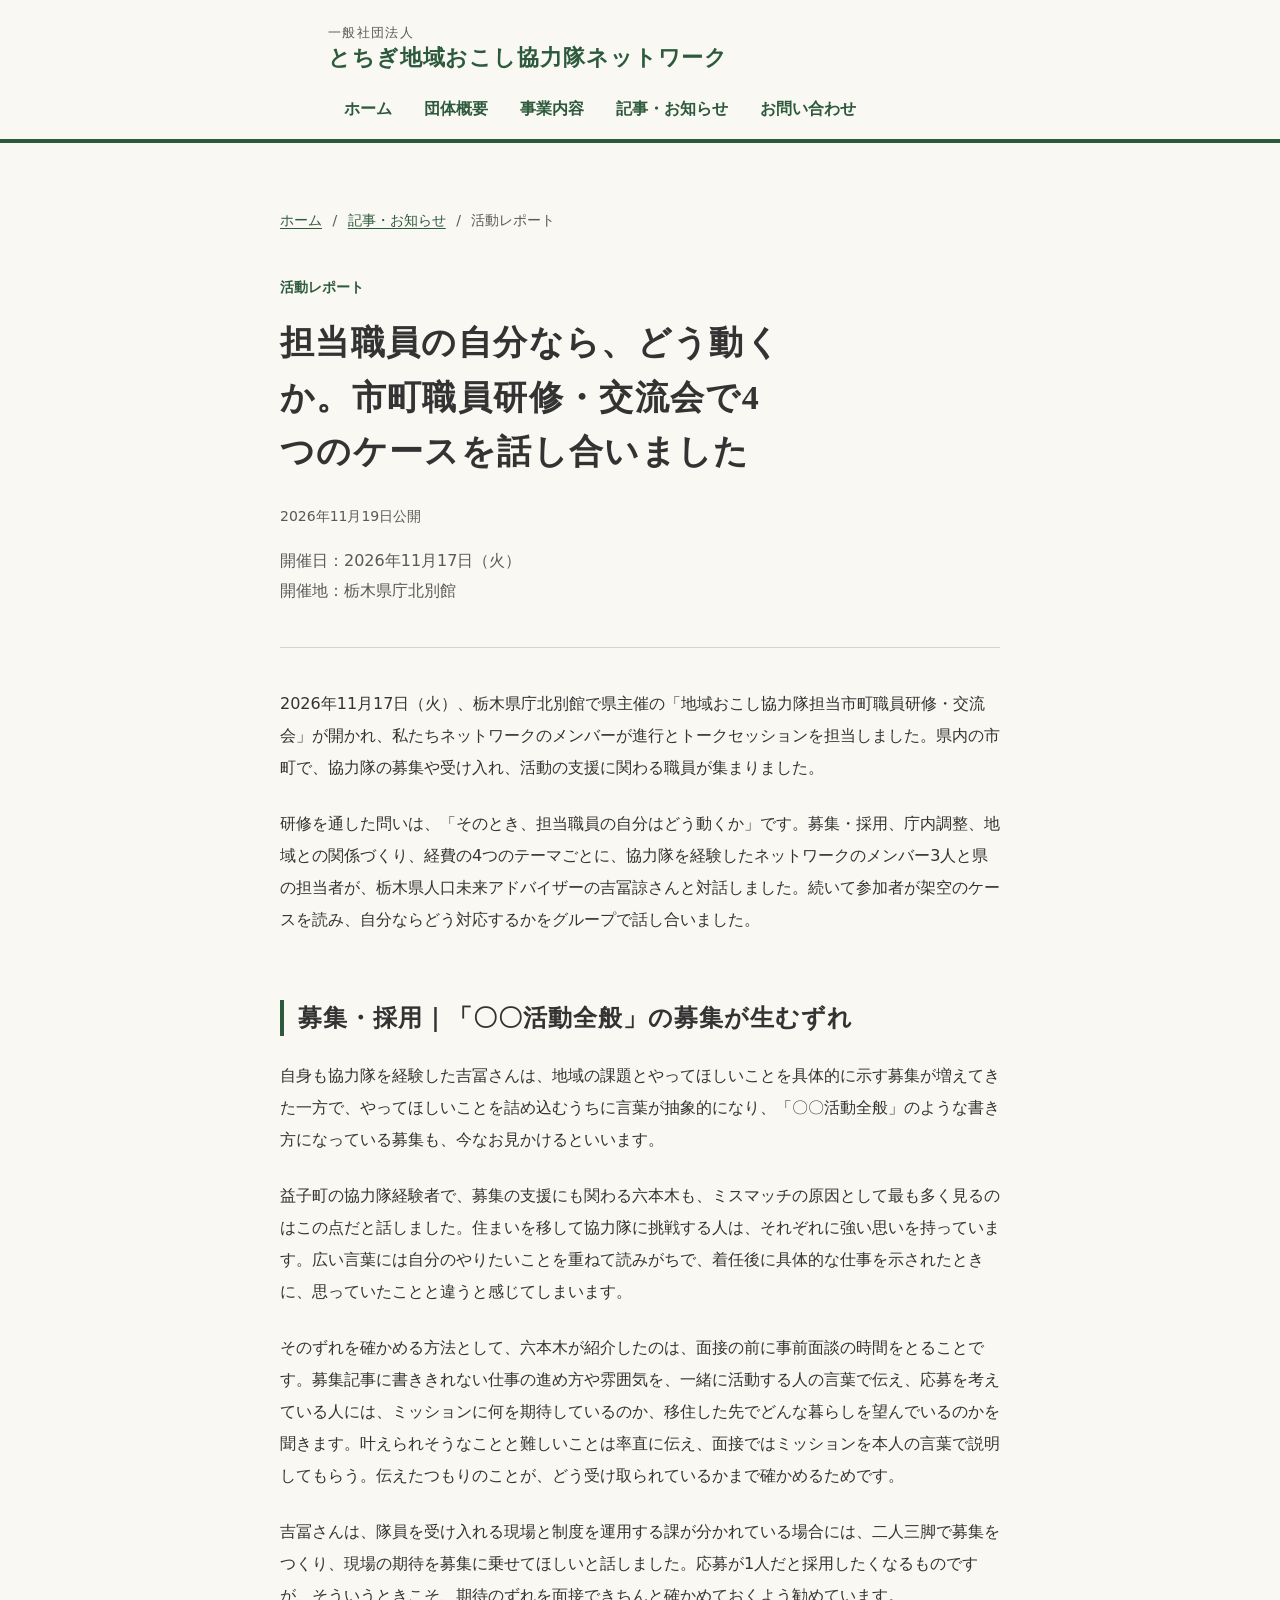
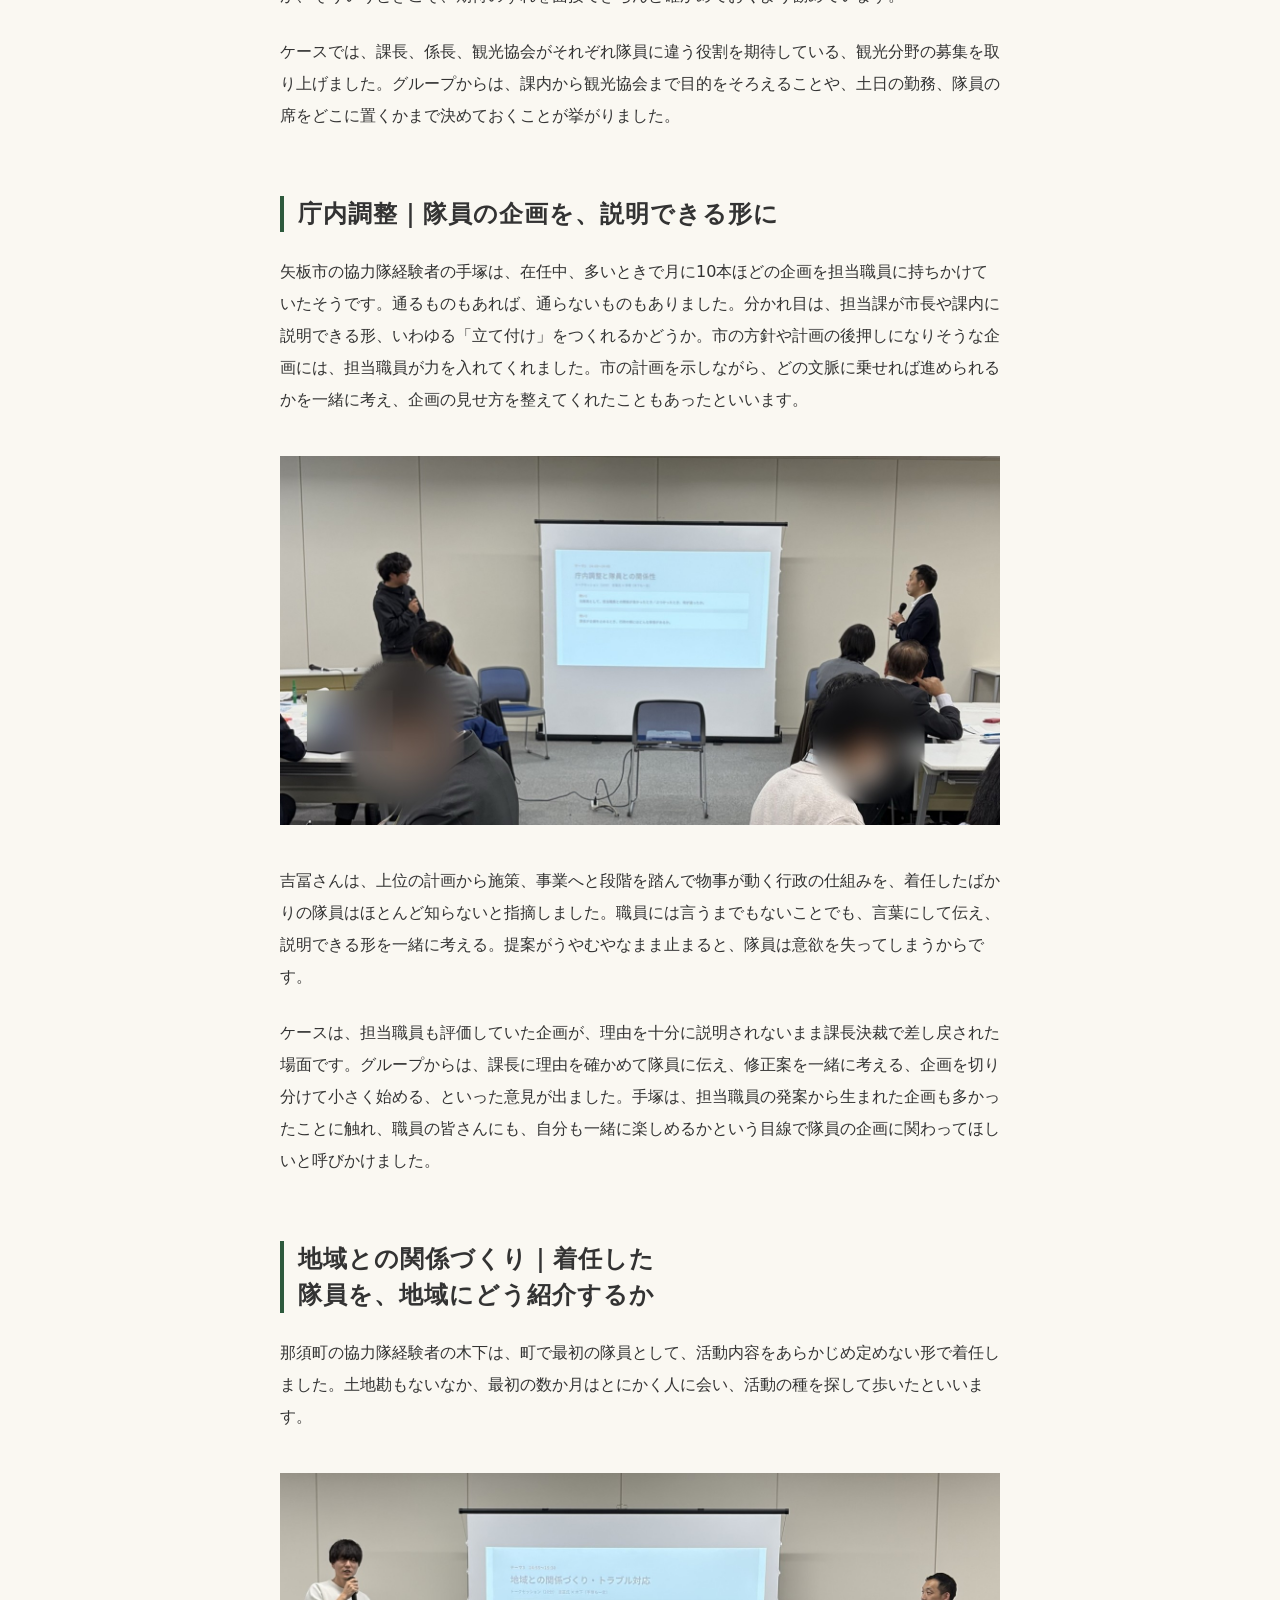
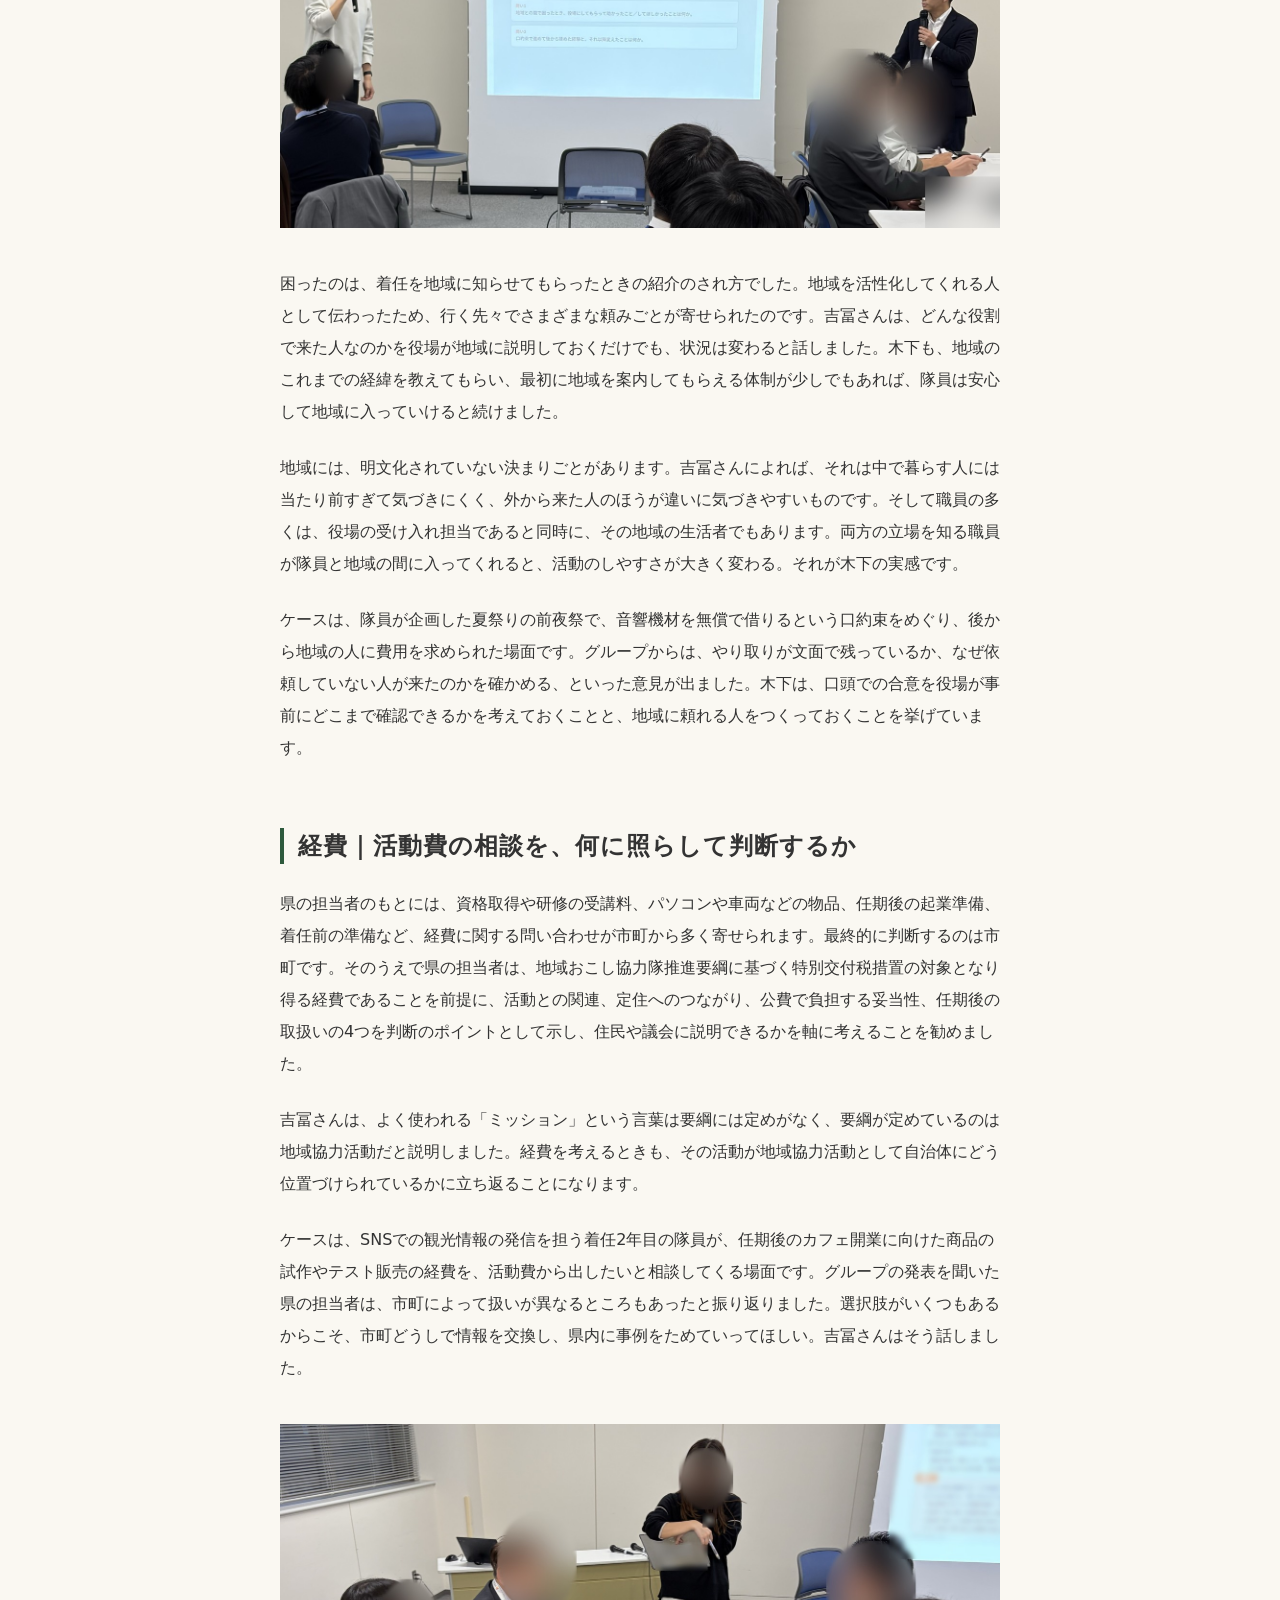
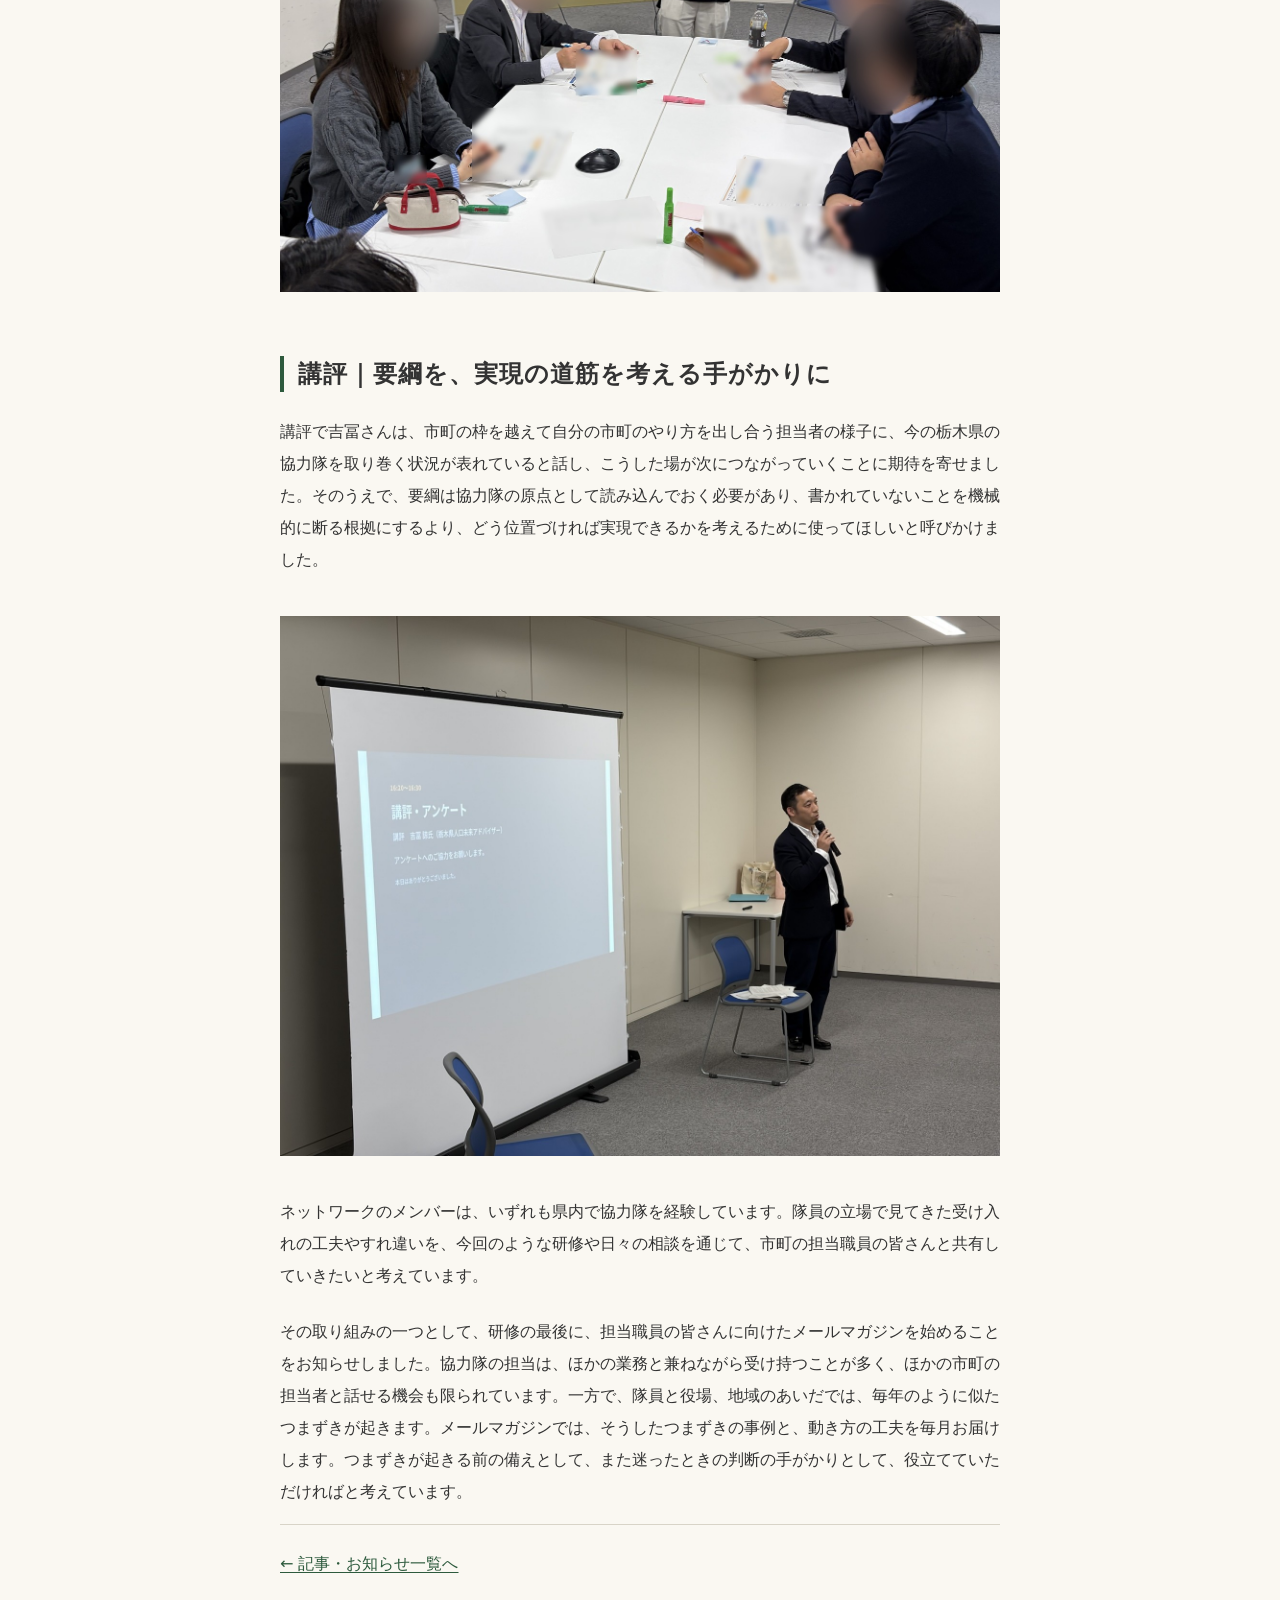
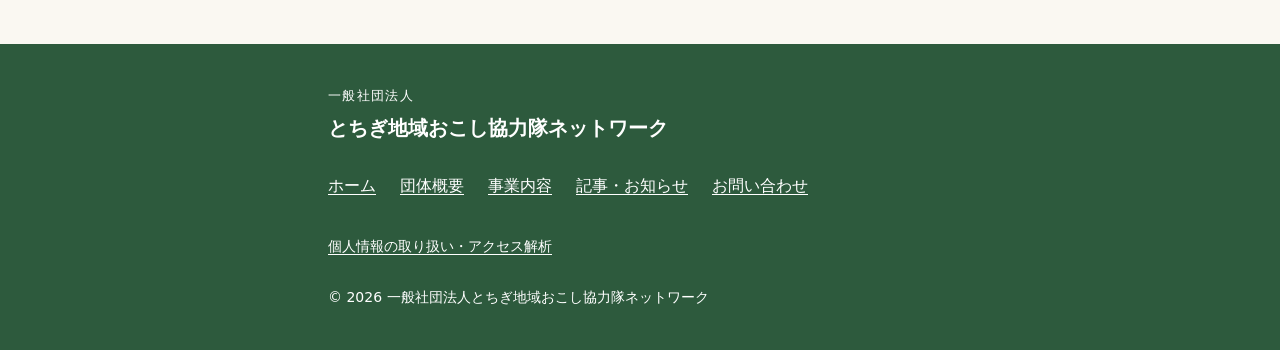
<file: report-2026-11-municipal-exchange.html>
<!DOCTYPE html>
<html lang="ja">
<head>
  <meta charset="utf-8">
  <meta name="viewport" content="width=device-width, initial-scale=1">
  <title>担当職員の自分なら、どう動くか。市町職員研修・交流会で4つのケースを話し合いました | 一般社団法人とちぎ地域おこし協力隊ネットワーク</title>
  <meta name="description" content="協力隊を担当する市町職員の研修・交流会を紹介。募集・採用、庁内調整、地域との関係づくり、経費の4つのテーマで、協力隊経験者の話とケースをもとにした話し合いを伝えます。">
  <meta property="og:title" content="担当職員の自分なら、どう動くか。市町職員研修・交流会で4つのケースを話し合いました">
  <meta property="og:description" content="協力隊を担当する市町職員の研修・交流会を紹介。募集・採用、庁内調整、地域との関係づくり、経費の4つのテーマで、協力隊経験者の話とケースをもとにした話し合いを伝えます。">
  <meta property="og:type" content="article">
  <meta property="og:site_name" content="一般社団法人とちぎ地域おこし協力隊ネットワーク">
  <meta property="og:url" content="https://tochigi-kyoryokutai.or.jp/report-2026-11-municipal-exchange">
  <link rel="canonical" href="https://tochigi-kyoryokutai.or.jp/report-2026-11-municipal-exchange">
  <link rel="icon" href="favicon.svg" type="image/svg+xml">
  <link rel="stylesheet" href="css/styles.css?v=20261030-articles">
  <script defer src="js/analytics.js"></script>
  <meta property="og:image" content="https://tochigi-kyoryokutai.or.jp/images/report-2026-11-03.jpg">
  <meta property="og:image:alt" content="経費のケースについて、テーブルで話し合う参加者">
</head>
<body>
<!-- ▼共通ヘッダー(変更時は 全記事を含むすべてのHTMLを更新。aria-current の位置のみページごとに異なる) -->
<a class="skip-link" href="#main">本文へ移動</a>
<header class="site-header">
  <div class="container">
    <p class="site-brand">
      <a href="index.html">
        <span class="site-brand-org">一般社団法人</span>
        <span class="site-brand-name">とちぎ地域おこし協力隊<wbr>ネットワーク</span>
      </a>
    </p>
    <nav class="site-nav" aria-label="サイト内">
      <ul>
        <li><a href="index.html">ホーム</a></li>
        <li><a href="about.html">団体概要</a></li>
        <li><a href="business.html">事業内容</a></li>
        <li><a href="articles.html" aria-current="true">記事・お知らせ</a></li>
        <li><a href="contact.html">お問い合わせ</a></li>
      </ul>
    </nav>
  </div>
</header>
<!-- ▲共通ヘッダー -->
<main id="main" class="band">
  <div class="container article-shell">
    <nav class="breadcrumbs" aria-label="パンくずリスト"><ol><li><a href="index.html">ホーム</a></li><li><a href="articles.html">記事・お知らせ</a></li><li aria-current="page">活動レポート</li></ol></nav>
    <article>
      <header class="article-header">
        <p class="article-category">活動レポート</p>
        <h1 class="article-title">担当職員の自分なら、どう動くか。市町職員研修・交流会で4つのケースを話し合いました</h1>
        <p class="article-meta"><time datetime="2026-11-19">2026年11月19日</time>公開</p>
        <p class="article-event-date">開催日：2026年11月17日（火）<br>開催地：栃木県庁北別館</p>
      </header>
      <div class="article-body">
      <p>2026年11月17日（火）、栃木県庁北別館で県主催の「地域おこし協力隊担当市町職員研修・交流会」が開かれ、私たちネットワークのメンバーが進行とトークセッションを担当しました。県内の市町で、協力隊の募集や受け入れ、活動の支援に関わる職員が集まりました。</p>
      <p>研修を通した問いは、「そのとき、担当職員の自分はどう動くか」です。募集・採用、庁内調整、地域との関係づくり、経費の4つのテーマごとに、協力隊を経験したネットワークのメンバー3人と県の担当者が、栃木県人口未来アドバイザーの吉冨諒さんと対話しました。続いて参加者が架空のケースを読み、自分ならどう対応するかをグループで話し合いました。</p>
      <h2>募集・採用｜「〇〇活動全般」の募集が生むずれ</h2>
      <p>自身も協力隊を経験した吉冨さんは、地域の課題とやってほしいことを具体的に示す募集が増えてきた一方で、やってほしいことを詰め込むうちに言葉が抽象的になり、「〇〇活動全般」のような書き方になっている募集も、今なお見かけるといいます。</p>
      <p>益子町の協力隊経験者で、募集の支援にも関わる六本木も、ミスマッチの原因として最も多く見るのはこの点だと話しました。住まいを移して協力隊に挑戦する人は、それぞれに強い思いを持っています。広い言葉には自分のやりたいことを重ねて読みがちで、着任後に具体的な仕事を示されたときに、思っていたことと違うと感じてしまいます。</p>
      <p>そのずれを確かめる方法として、六本木が紹介したのは、面接の前に事前面談の時間をとることです。募集記事に書ききれない仕事の進め方や雰囲気を、一緒に活動する人の言葉で伝え、応募を考えている人には、ミッションに何を期待しているのか、移住した先でどんな暮らしを望んでいるのかを聞きます。叶えられそうなことと難しいことは率直に伝え、面接ではミッションを本人の言葉で説明してもらう。伝えたつもりのことが、どう受け取られているかまで確かめるためです。</p>
      <p>吉冨さんは、隊員を受け入れる現場と制度を運用する課が分かれている場合には、二人三脚で募集をつくり、現場の期待を募集に乗せてほしいと話しました。応募が1人だと採用したくなるものですが、そういうときこそ、期待のずれを面接できちんと確かめておくよう勧めています。</p>
      <p>ケースでは、課長、係長、観光協会がそれぞれ隊員に違う役割を期待している、観光分野の募集を取り上げました。グループからは、課内から観光協会まで目的をそろえることや、土日の勤務、隊員の席をどこに置くかまで決めておくことが挙がりました。</p>
      <h2>庁内調整｜隊員の企画を、説明できる形に</h2>
      <p>矢板市の協力隊経験者の手塚は、在任中、多いときで月に10本ほどの企画を担当職員に持ちかけていたそうです。通るものもあれば、通らないものもありました。分かれ目は、担当課が市長や課内に説明できる形、いわゆる「立て付け」をつくれるかどうか。市の方針や計画の後押しになりそうな企画には、担当職員が力を入れてくれました。市の計画を示しながら、どの文脈に乗せれば進められるかを一緒に考え、企画の見せ方を整えてくれたこともあったといいます。</p>
      <figure><img src="images/report-2026-11-01.jpg" width="1500" height="770" alt="庁内調整をテーマに話す手塚（左）と、聞き手の吉冨さん（右）" loading="lazy" decoding="async"></figure>
      <p>吉冨さんは、上位の計画から施策、事業へと段階を踏んで物事が動く行政の仕組みを、着任したばかりの隊員はほとんど知らないと指摘しました。職員には言うまでもないことでも、言葉にして伝え、説明できる形を一緒に考える。提案がうやむやなまま止まると、隊員は意欲を失ってしまうからです。</p>
      <p>ケースは、担当職員も評価していた企画が、理由を十分に説明されないまま課長決裁で差し戻された場面です。グループからは、課長に理由を確かめて隊員に伝え、修正案を一緒に考える、企画を切り分けて小さく始める、といった意見が出ました。手塚は、担当職員の発案から生まれた企画も多かったことに触れ、職員の皆さんにも、自分も一緒に楽しめるかという目線で隊員の企画に関わってほしいと呼びかけました。</p>
      <h2>地域との関係づくり｜着任した隊員を、地域にどう紹介するか</h2>
      <p>那須町の協力隊経験者の木下は、町で最初の隊員として、活動内容をあらかじめ定めない形で着任しました。土地勘もないなか、最初の数か月はとにかく人に会い、活動の種を探して歩いたといいます。</p>
      <figure><img src="images/report-2026-11-02.jpg" width="1500" height="739" alt="地域との関係づくりをテーマに話す木下（左）と吉冨さん（右）" loading="lazy" decoding="async"></figure>
      <p>困ったのは、着任を地域に知らせてもらったときの紹介のされ方でした。地域を活性化してくれる人として伝わったため、行く先々でさまざまな頼みごとが寄せられたのです。吉冨さんは、どんな役割で来た人なのかを役場が地域に説明しておくだけでも、状況は変わると話しました。木下も、地域のこれまでの経緯を教えてもらい、最初に地域を案内してもらえる体制が少しでもあれば、隊員は安心して地域に入っていけると続けました。</p>
      <p>地域には、明文化されていない決まりごとがあります。吉冨さんによれば、それは中で暮らす人には当たり前すぎて気づきにくく、外から来た人のほうが違いに気づきやすいものです。そして職員の多くは、役場の受け入れ担当であると同時に、その地域の生活者でもあります。両方の立場を知る職員が隊員と地域の間に入ってくれると、活動のしやすさが大きく変わる。それが木下の実感です。</p>
      <p>ケースは、隊員が企画した夏祭りの前夜祭で、音響機材を無償で借りるという口約束をめぐり、後から地域の人に費用を求められた場面です。グループからは、やり取りが文面で残っているか、なぜ依頼していない人が来たのかを確かめる、といった意見が出ました。木下は、口頭での合意を役場が事前にどこまで確認できるかを考えておくことと、地域に頼れる人をつくっておくことを挙げています。</p>
      <h2>経費｜活動費の相談を、何に照らして判断するか</h2>
      <p>県の担当者のもとには、資格取得や研修の受講料、パソコンや車両などの物品、任期後の起業準備、着任前の準備など、経費に関する問い合わせが市町から多く寄せられます。最終的に判断するのは市町です。そのうえで県の担当者は、地域おこし協力隊推進要綱に基づく特別交付税措置の対象となり得る経費であることを前提に、活動との関連、定住へのつながり、公費で負担する妥当性、任期後の取扱いの4つを判断のポイントとして示し、住民や議会に説明できるかを軸に考えることを勧めました。</p>
      <p>吉冨さんは、よく使われる「ミッション」という言葉は要綱には定めがなく、要綱が定めているのは地域協力活動だと説明しました。経費を考えるときも、その活動が地域協力活動として自治体にどう位置づけられているかに立ち返ることになります。</p>
      <p>ケースは、SNSでの観光情報の発信を担う着任2年目の隊員が、任期後のカフェ開業に向けた商品の試作やテスト販売の経費を、活動費から出したいと相談してくる場面です。グループの発表を聞いた県の担当者は、市町によって扱いが異なるところもあったと振り返りました。選択肢がいくつもあるからこそ、市町どうしで情報を交換し、県内に事例をためていってほしい。吉冨さんはそう話しました。</p>
      <figure><img src="images/report-2026-11-03.jpg" width="1500" height="975" alt="経費のケースについて、テーブルで話し合う参加者" loading="lazy" decoding="async"></figure>
      <h2>講評｜要綱を、実現の道筋を考える手がかりに</h2>
      <p>講評で吉冨さんは、市町の枠を越えて自分の市町のやり方を出し合う担当者の様子に、今の栃木県の協力隊を取り巻く状況が表れていると話し、こうした場が次につながっていくことに期待を寄せました。そのうえで、要綱は協力隊の原点として読み込んでおく必要があり、書かれていないことを機械的に断る根拠にするより、どう位置づければ実現できるかを考えるために使ってほしいと呼びかけました。</p>
      <figure><img src="images/report-2026-11-04.jpg" width="1500" height="1126" alt="講評で話す吉冨さん" loading="lazy" decoding="async"></figure>
      <p>ネットワークのメンバーは、いずれも県内で協力隊を経験しています。隊員の立場で見てきた受け入れの工夫やすれ違いを、今回のような研修や日々の相談を通じて、市町の担当職員の皆さんと共有していきたいと考えています。</p>
      <p>その取り組みの一つとして、研修の最後に、担当職員の皆さんに向けたメールマガジンを始めることをお知らせしました。協力隊の担当は、ほかの業務と兼ねながら受け持つことが多く、ほかの市町の担当者と話せる機会も限られています。一方で、隊員と役場、地域のあいだでは、毎年のように似たつまずきが起きます。メールマガジンでは、そうしたつまずきの事例と、動き方の工夫を毎月お届けします。つまずきが起きる前の備えとして、また迷ったときの判断の手がかりとして、役立てていただければと考えています。</p>
      </div>
    </article>
    <p class="article-back"><a href="articles.html">← 記事・お知らせ一覧へ</a></p>
  </div>
</main>
<!-- ▼共通フッター(変更時は 全記事を含むすべてのHTMLを更新) -->
<footer class="site-footer">
  <div class="container">
    <p class="footer-name"><span class="footer-name-org">一般社団法人</span><span class="footer-name-main">とちぎ地域おこし協力隊<wbr>ネットワーク</span></p>
    <nav class="footer-nav" aria-label="フッター">
      <ul>
        <li><a href="index.html">ホーム</a></li>
        <li><a href="about.html">団体概要</a></li>
        <li><a href="business.html">事業内容</a></li>
        <li><a href="articles.html">記事・お知らせ</a></li>
        <li><a href="contact.html">お問い合わせ</a></li>
      </ul>
    </nav>
    <p class="footer-copy"><a href="contact.html#privacy">個人情報の取り扱い・アクセス解析</a></p>
    <p class="footer-copy">© 2026 一般社団法人<wbr>とちぎ地域おこし協力隊<wbr>ネットワーク</p>
    <!-- TODO: 法人英語表記の理事確認後、footer-copy に英語表記を追記する -->
  </div>
</footer>
<!-- ▲共通フッター -->
</body>
</html>
</file>
<file: css/styles.css>
/* ==========================================================================
   一般社団法人とちぎ地域おこし協力隊ネットワーク 公式サイト
   唯一のスタイルシート。構成:
   1. デザイントークン / 2. リセット / 3. ベース / 4. レイアウト
   5. コンポーネント / 6. ページ固有 / 7. ユーティリティ / 8. 印刷
   ========================================================================== */

/* 1. デザイントークン ------------------------------------------------------ */

:root {
  /* カラー */
  --color-primary: #2d5a3d;      /* 深緑: ヘッダー・見出し・ボタン */
  --color-primary-dark: #1e4230;
  --color-bg: #faf8f2;           /* 生成り: 背景 */
  --color-surface: #f2efe6;      /* 交互バンド・カード背景 */
  --color-text: #333333;
  --color-text-muted: #595959;
  --color-link: #2d5a3d;
  --color-accent: #c8963c;       /* 山吹: 罫線・マーカー等の装飾専用。文字色に使わない */
  --color-accent-text: #8a6425;  /* 山吹系の文字が必要な場合のみ */
  --color-border: #d8d4c8;
  --color-on-primary: #ffffff;

  /* タイポグラフィ */
  --font-heading: "BIZ UDMincho", "Hiragino Mincho ProN", "Yu Mincho", serif;
  --font-body: "Hiragino Kaku Gothic ProN", "Hiragino Sans", "BIZ UDPGothic",
               "Yu Gothic Medium", "Noto Sans JP", system-ui, sans-serif;
  --leading: 1.9;

  /* スケール */
  --max-width: 42rem;
  --space-1: 0.5rem;
  --space-2: 1rem;
  --space-3: 1.5rem;
  --space-4: 2.5rem;
  --space-5: 4rem;
  --space-6: 6rem;
  --section-space: var(--space-5);
}

@media (max-width: 40em) {
  :root {
    --section-space: 3rem;
  }
}

/* 2. リセット -------------------------------------------------------------- */

*,
*::before,
*::after {
  box-sizing: border-box;
}

body,
h1,
h2,
h3,
p,
ul,
ol,
dl,
dd,
figure {
  margin: 0;
}

html {
  scroll-behavior: smooth;
}

@media (prefers-reduced-motion: reduce) {
  html {
    scroll-behavior: auto;
  }
}

/* 3. ベース ---------------------------------------------------------------- */

body {
  font-family: var(--font-body);
  font-size: 1rem; /* 本文 1rem 未満は全サイト禁止 */
  line-height: var(--leading);
  color: var(--color-text);
  background: var(--color-bg);
  overflow-wrap: break-word;
}

/* 明朝は 1.25rem 以上の見出し専用(Windows 游明朝の細さ対策で weight 600 必須) */
h1,
h2 {
  font-family: var(--font-heading);
  font-weight: 600;
  letter-spacing: 0.04em;
  font-feature-settings: "palt";
  line-height: 1.5;
  text-wrap: balance;
}

h1 {
  font-size: clamp(1.375rem, 5.5vw, 2.25rem);
}

h2 {
  font-size: clamp(1.375rem, 3vw, 1.5rem);
  border-left: 0.25rem solid var(--color-primary);
  padding-left: 0.6em;
}

h3 {
  /* 1.25rem 未満のため明朝を使わずゴシック */
  font-family: var(--font-body);
  font-size: 1.125rem;
  line-height: 1.6;
}

/* 見出し・法人名は任意の文字間で折り返させず、<wbr> の位置でのみ改行する */
h1,
.site-brand-name,
.footer-name,
.footer-copy,
.hero-label {
  word-break: keep-all;
}

a {
  color: var(--color-link);
  text-underline-offset: 0.2em;
}

a:hover {
  text-decoration-thickness: 2px;
}

a:visited {
  color: var(--color-primary-dark);
}

a:focus-visible {
  outline: 2px solid var(--color-primary);
  outline-offset: 2px;
}

/* 4. レイアウト ------------------------------------------------------------ */

.container {
  max-width: var(--max-width);
  margin-inline: auto;
  padding-inline: var(--space-3);
}

/* 全幅バンドを bg / surface 交互に使い、白紙感を消す */
.band {
  padding-block: var(--section-space);
}

.band--surface {
  background: var(--color-surface);
}

.band > .container > h2 {
  margin-bottom: var(--space-3);
}

.band * + p,
.band * + ul,
.band * + ol,
.band * + dl {
  margin-top: var(--space-2);
}

.band * + h3 {
  margin-top: var(--space-4);
}

/* ヘッダー */
.site-header {
  border-bottom: 4px solid var(--color-primary);
  padding-block: var(--space-3) 0;
}

.site-brand {
  line-height: 1.4;
}

.site-brand a {
  display: inline-block;
  text-decoration: none;
  color: var(--color-primary);
}

.site-brand a:visited {
  color: var(--color-primary);
}

.site-brand-org {
  display: block;
  font-size: 0.8125rem;
  letter-spacing: 0.1em;
  color: var(--color-text-muted);
}

.site-brand-name {
  font-family: var(--font-heading);
  font-weight: 600;
  font-feature-settings: "palt";
  letter-spacing: 0.04em;
  font-size: clamp(1.05rem, 4vw, 1.4rem);
}

.site-nav ul {
  list-style: none;
  padding: 0;
  margin: var(--space-1) 0 0;
  display: flex;
  flex-wrap: wrap;
}

.site-nav a {
  display: block;
  padding: 0.75em 1em; /* 44px タップターゲット確保 */
  text-decoration: none;
  font-weight: 600;
  color: var(--color-primary);
  border-bottom: 3px solid transparent;
}

.site-nav a:visited {
  color: var(--color-primary);
}

.site-nav a[aria-current="page"] {
  font-weight: 700;
  border-bottom-color: var(--color-primary);
}

/* スマホ幅: 法人名を縮小し、ナビ4項目を1行に収める */
@media (max-width: 40em) {
  .site-brand-name {
    font-size: 1rem;
    letter-spacing: 0.02em;
  }

  .site-nav ul {
    flex-wrap: nowrap;
    justify-content: space-between;
    margin-inline: -0.25em;
  }

  .site-nav a {
    padding-inline: 0.25em;
    font-size: clamp(0.875rem, 4vw, 1rem);
    white-space: nowrap;
  }
}

/* フッター */
.site-footer {
  background: var(--color-primary);
  color: var(--color-on-primary);
  padding-block: var(--space-4);
}

.site-footer a {
  color: var(--color-on-primary);
}

.site-footer a:visited {
  color: var(--color-on-primary);
}

.site-footer a:focus-visible {
  outline-color: var(--color-on-primary);
}

.footer-name {
  font-family: var(--font-heading);
  font-weight: 600;
  font-feature-settings: "palt";
  font-size: 1.25rem;
}

.footer-name-org {
  display: block;
  font-family: var(--font-body);
  font-weight: 400;
  font-size: 0.8125rem;
  letter-spacing: 0.1em;
}

.footer-nav ul {
  list-style: none;
  padding: 0;
  margin: var(--space-2) 0 0;
  display: flex;
  flex-wrap: wrap;
  gap: 0 var(--space-3);
}

.footer-nav a {
  display: inline-block;
  padding-block: 0.5em;
}

.footer-copy {
  margin-top: var(--space-3);
  font-size: 0.875rem;
}

/* スマホ幅: フッター法人名の縮小とナビ4項目の1行化 */
@media (max-width: 40em) {
  .footer-name {
    font-size: 1rem;
  }

  .footer-name-org {
    font-size: 0.75rem;
  }

  .footer-copy {
    font-size: 0.75rem;
  }

  .footer-nav ul {
    flex-wrap: nowrap;
    justify-content: space-between;
    gap: 0;
  }

  .footer-nav a {
    font-size: clamp(0.875rem, 4vw, 1rem);
    white-space: nowrap;
  }
}

/* 5. コンポーネント -------------------------------------------------------- */

/* ボタン(深緑塗り・白文字) */
.button {
  display: inline-block;
  background: var(--color-primary);
  color: var(--color-on-primary);
  padding: 0.75em 1.75em;
  border-radius: 4px;
  text-decoration: none;
  font-weight: 600;
}

.button:visited {
  color: var(--color-on-primary);
}

.button:hover {
  background: var(--color-primary-dark);
  text-decoration: underline;
  text-decoration-thickness: 1px;
}

/* カード導線 */
.card-grid {
  list-style: none;
  padding: 0;
  display: grid;
  gap: var(--space-2);
  grid-template-columns: repeat(auto-fit, minmax(12rem, 1fr));
}

.card {
  background: var(--color-bg);
  border: 1px solid var(--color-border);
  border-top: 3px solid var(--color-accent); /* 山吹は非テキスト装飾のみ */
  padding: var(--space-3);
  display: flex;
  flex-direction: column;
}

/* カード末尾のボタン行: 説明文の長さが違ってもカード間で下端に揃える */
.card .card-action {
  margin-top: auto;
  padding-top: var(--space-2);
}

.band--surface .card {
  background: var(--color-bg);
}

.card h3 {
  margin-bottom: var(--space-1);
}

.card p {
  font-size: 1rem;
  color: var(--color-text-muted);
}

/* 定義リスト(法人概要・事業概要) */
.org-table {
  display: grid;
  grid-template-columns: max-content 1fr;
  gap: var(--space-1) var(--space-3);
}

.org-table dt {
  font-weight: 600;
  color: var(--color-primary);
}

@media (max-width: 30em) {
  .org-table {
    grid-template-columns: 1fr;
    gap: 0;
  }

  .org-table dd {
    margin-bottom: var(--space-2);
  }
}

/* 新着 note カード */
.news-list {
  list-style: none;
  padding: 0;
  display: grid;
  gap: var(--space-3);
  grid-template-columns: repeat(auto-fill, minmax(14rem, 1fr));
}

.news-card a {
  display: block;
  height: 100%;
  background: var(--color-bg);
  border: 1px solid var(--color-border);
  text-decoration: none;
  color: inherit;
}

.news-card a:visited {
  color: inherit;
}

.news-card img {
  display: block;
  width: 100%;
  aspect-ratio: 1.91 / 1; /* note のサムネイル比率 */
  object-fit: cover;
  background: var(--color-surface);
}

.news-card-body {
  padding: var(--space-2) var(--space-2) var(--space-3);
}

.news-card-meta {
  font-size: 0.875rem;
  color: var(--color-text-muted);
}

.news-card-title {
  margin-top: 0.25rem;
  font-weight: 600;
  line-height: 1.6;
  display: -webkit-box;
  -webkit-line-clamp: 2;
  -webkit-box-orient: vertical;
  overflow: hidden;
}

.news-card a:hover .news-card-title {
  text-decoration: underline;
  text-underline-offset: 0.2em;
}

/* ページ末尾の回遊 CTA */
.page-cta {
  margin-top: var(--space-4);
  text-align: center;
}

/* Google フォーム埋め込み */
.form-embed {
  width: 100%;
  border: 0;
  min-height: 70vh;
}

/* 6. ページ固有 ------------------------------------------------------------ */

/* トップ: 装飾イラスト(自作SVG) */
.hero-visual {
  line-height: 0;
}

.hero-visual svg {
  display: block;
  width: 100%;
  height: clamp(160px, 28vw, 340px);
}

/* トップ: ヒーロー */
.hero {
  padding-block: var(--space-4) var(--section-space);
}

.hero-label {
  font-size: 0.9375rem;
  letter-spacing: 0.15em;
  color: var(--color-text-muted);
  margin-bottom: var(--space-1);
}

@media (max-width: 40em) {
  .hero-label {
    font-size: 0.875rem;
    letter-spacing: 0.05em;
  }
}

.hero h1 {
  border-left: none;
  padding-left: 0;
}

.hero-lead {
  margin-top: var(--space-3);
}

.hero-actions {
  display: flex;
  flex-wrap: wrap;
  gap: var(--space-2);
  margin-top: var(--space-4);
}

/* 記事一覧・記事本文 */
.page-intro {
  margin-top: var(--space-2);
  color: var(--color-text-muted);
}

.article-list {
  list-style: none;
  padding: 0;
  margin-top: var(--space-3);
  display: grid;
  gap: var(--space-4);
}

.article-card {
  display: block;
  overflow: hidden;
  border: 1px solid var(--color-border);
  background: var(--color-bg);
  color: inherit;
  text-decoration: none;
}

.article-card:visited {
  color: inherit;
}

.article-card > img {
  display: block;
  width: 100%;
  height: auto;
  aspect-ratio: 16 / 9;
  object-fit: cover;
}

.article-card-body {
  padding: var(--space-3);
}

.article-category {
  font-size: 0.875rem;
  font-weight: 600;
  color: var(--color-primary);
}

.article-meta {
  font-size: 0.875rem;
  color: var(--color-text-muted);
}

.article-card-body > .article-meta {
  margin-top: 0.25rem;
}

.article-card-body > .article-card-title {
  font-family: var(--font-heading);
  font-size: clamp(1.25rem, 3vw, 1.5rem);
  line-height: 1.65;
  margin-top: var(--space-2);
  border: 0;
  padding: 0;
  font-weight: 600;
}

.article-card-description {
  color: var(--color-text-muted);
}

.article-card-more {
  color: var(--color-primary);
  font-weight: 600;
}

.article-card:hover .article-card-title {
  text-decoration: underline;
  text-underline-offset: 0.2em;
}

.article-index-link {
  text-align: right;
}

.article-shell {
  max-width: 48rem;
}

.breadcrumbs ol {
  display: flex;
  flex-wrap: wrap;
  gap: 0.25em 0.75em;
  padding: 0;
  list-style: none;
  font-size: 0.875rem;
  color: var(--color-text-muted);
}

.breadcrumbs li + li::before {
  content: "/";
  margin-right: 0.75em;
}

.article-header {
  padding-block: var(--space-4);
  border-bottom: 1px solid var(--color-border);
  margin-bottom: var(--space-4);
}

.article-title {
  word-break: normal;
  margin-top: var(--space-2);
  font-size: clamp(1.5rem, 4.5vw, 2.125rem);
  line-height: 1.6;
}

.article-header > .article-meta {
  margin-top: var(--space-3);
}

.article-event-date {
  color: var(--color-text-muted);
}

.article-body {
  line-height: 2;
}

.article-body > p + p {
  margin-top: var(--space-3);
}

.article-body > h2 {
  margin-block: var(--space-5) var(--space-3);
}

.article-body > h3 {
  margin-block: var(--space-4) var(--space-2);
}

.article-body > figure {
  margin-block: var(--space-4);
}

.article-body img {
  display: block;
  width: 100%;
  height: auto;
}

.article-back {
  border-top: 1px solid var(--color-border);
  padding-top: var(--space-3);
  margin-top: var(--space-5);
}

@media (max-width: 40em) {
  .site-nav ul {
    flex-wrap: wrap;
    justify-content: flex-start;
    column-gap: 0.5rem;
  }

  .site-nav a {
    padding-inline: 0.4em;
  }

  .footer-nav ul {
    flex-wrap: wrap;
    justify-content: flex-start;
    column-gap: var(--space-2);
  }

  .article-card-body {
    padding: var(--space-2);
  }
}

/* 7. ユーティリティ -------------------------------------------------------- */

.skip-link {
  position: absolute;
  left: -9999px;
  top: 0;
  background: var(--color-primary);
  color: var(--color-on-primary);
  padding: 0.75em 1.5em;
  z-index: 10;
}

.skip-link:focus-visible {
  left: 0;
}

.text-muted {
  color: var(--color-text-muted);
}

/* 固有名詞など、<wbr> の位置でのみ折り返したい行に付ける */
.keep-all {
  word-break: keep-all;
}

/* 8. 印刷 ------------------------------------------------------------------ */

@media print {
  body {
    background: #fff;
    color: #000;
  }

  .site-header {
    border-bottom-color: #000;
  }

  .site-footer {
    background: none;
    color: #000;
  }

  a,
  .site-footer a,
  .site-brand a,
  .site-nav a {
    color: #000;
  }

  .skip-link,
  .hero-actions,
  .page-cta {
    display: none;
  }
}
</file>
